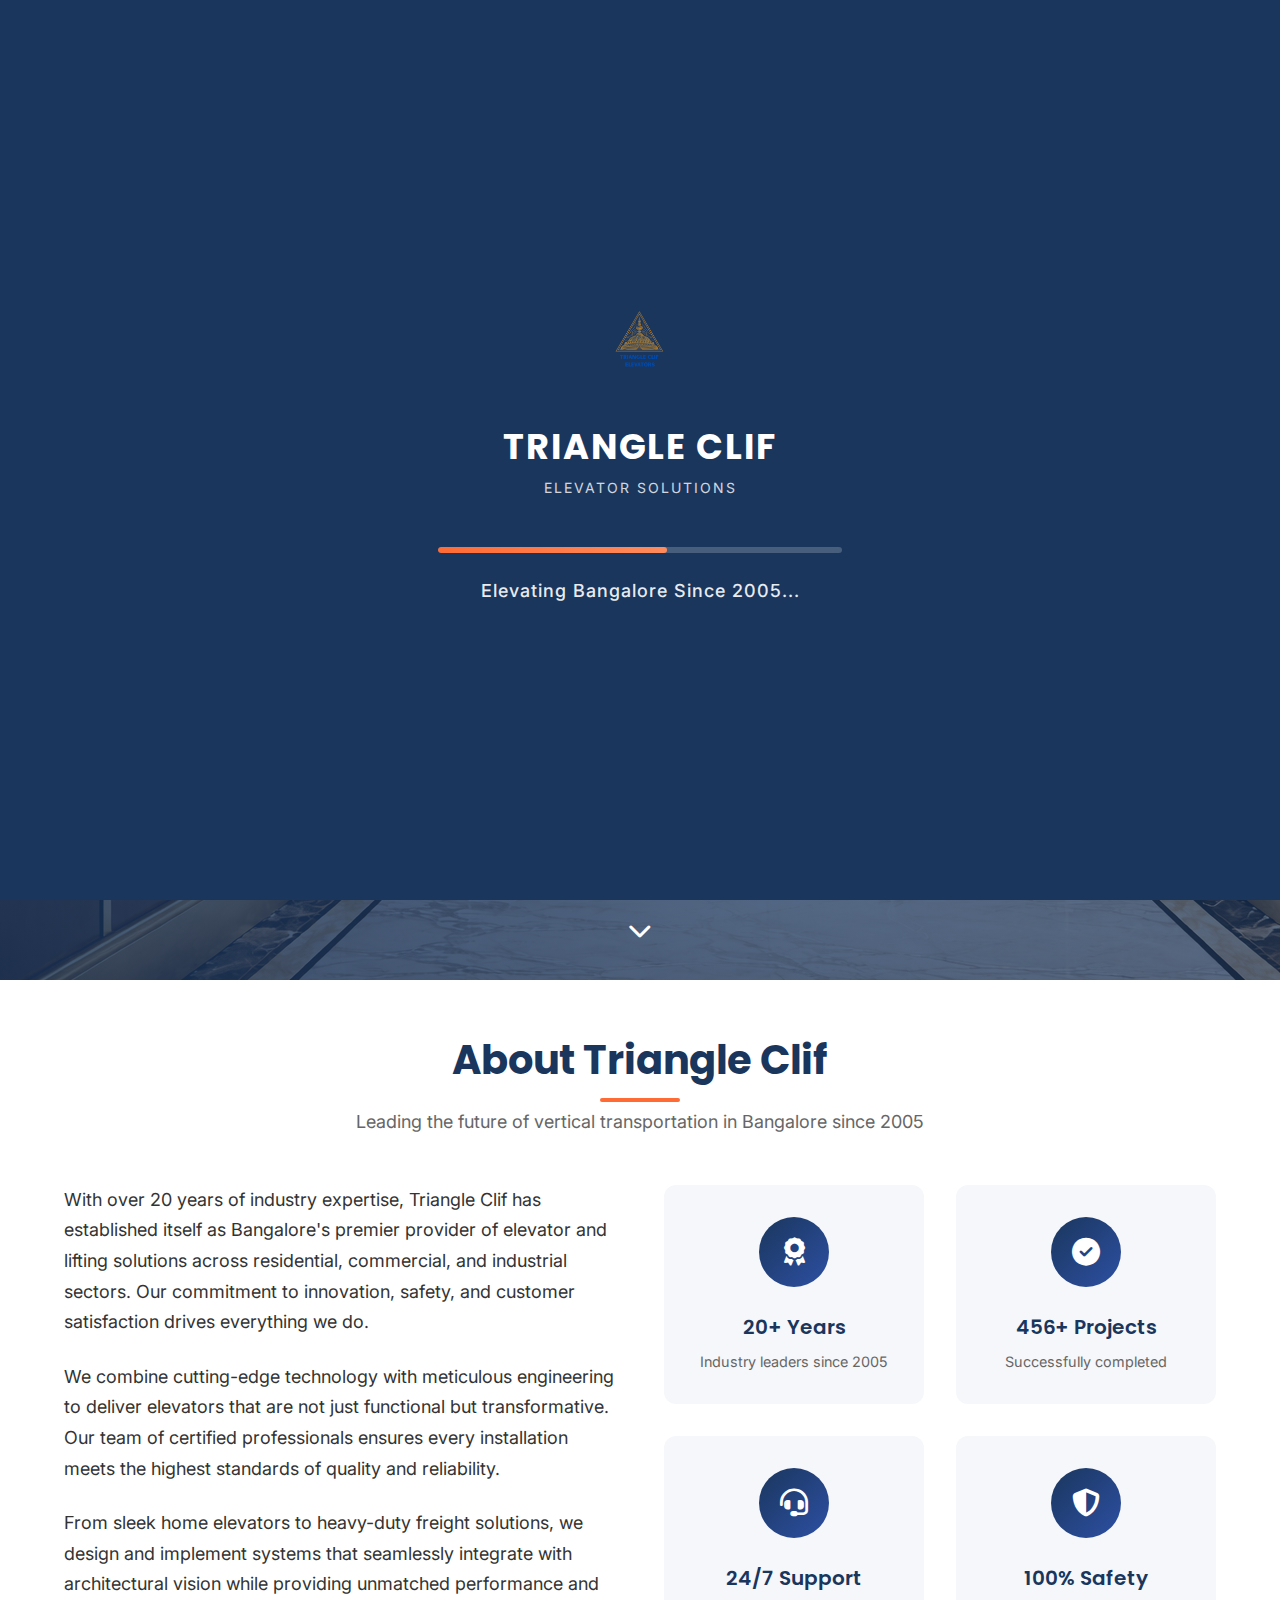
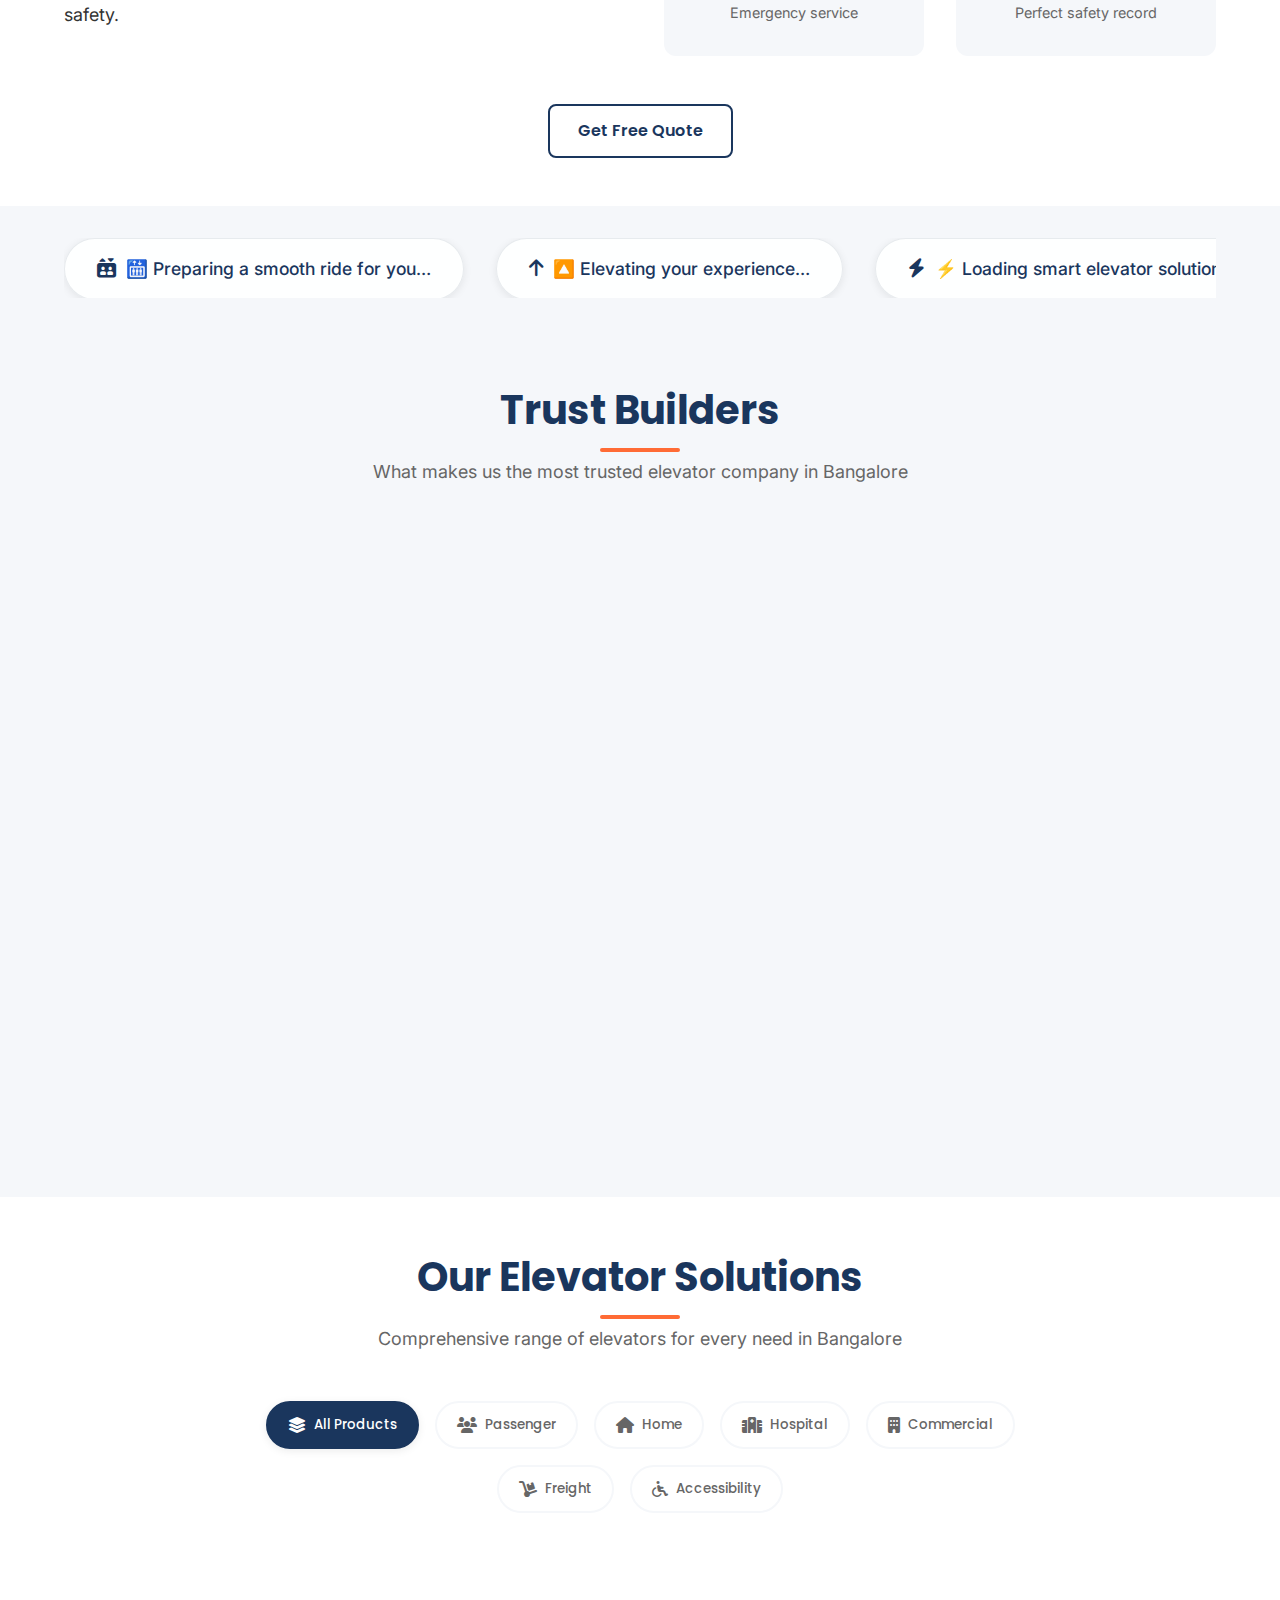
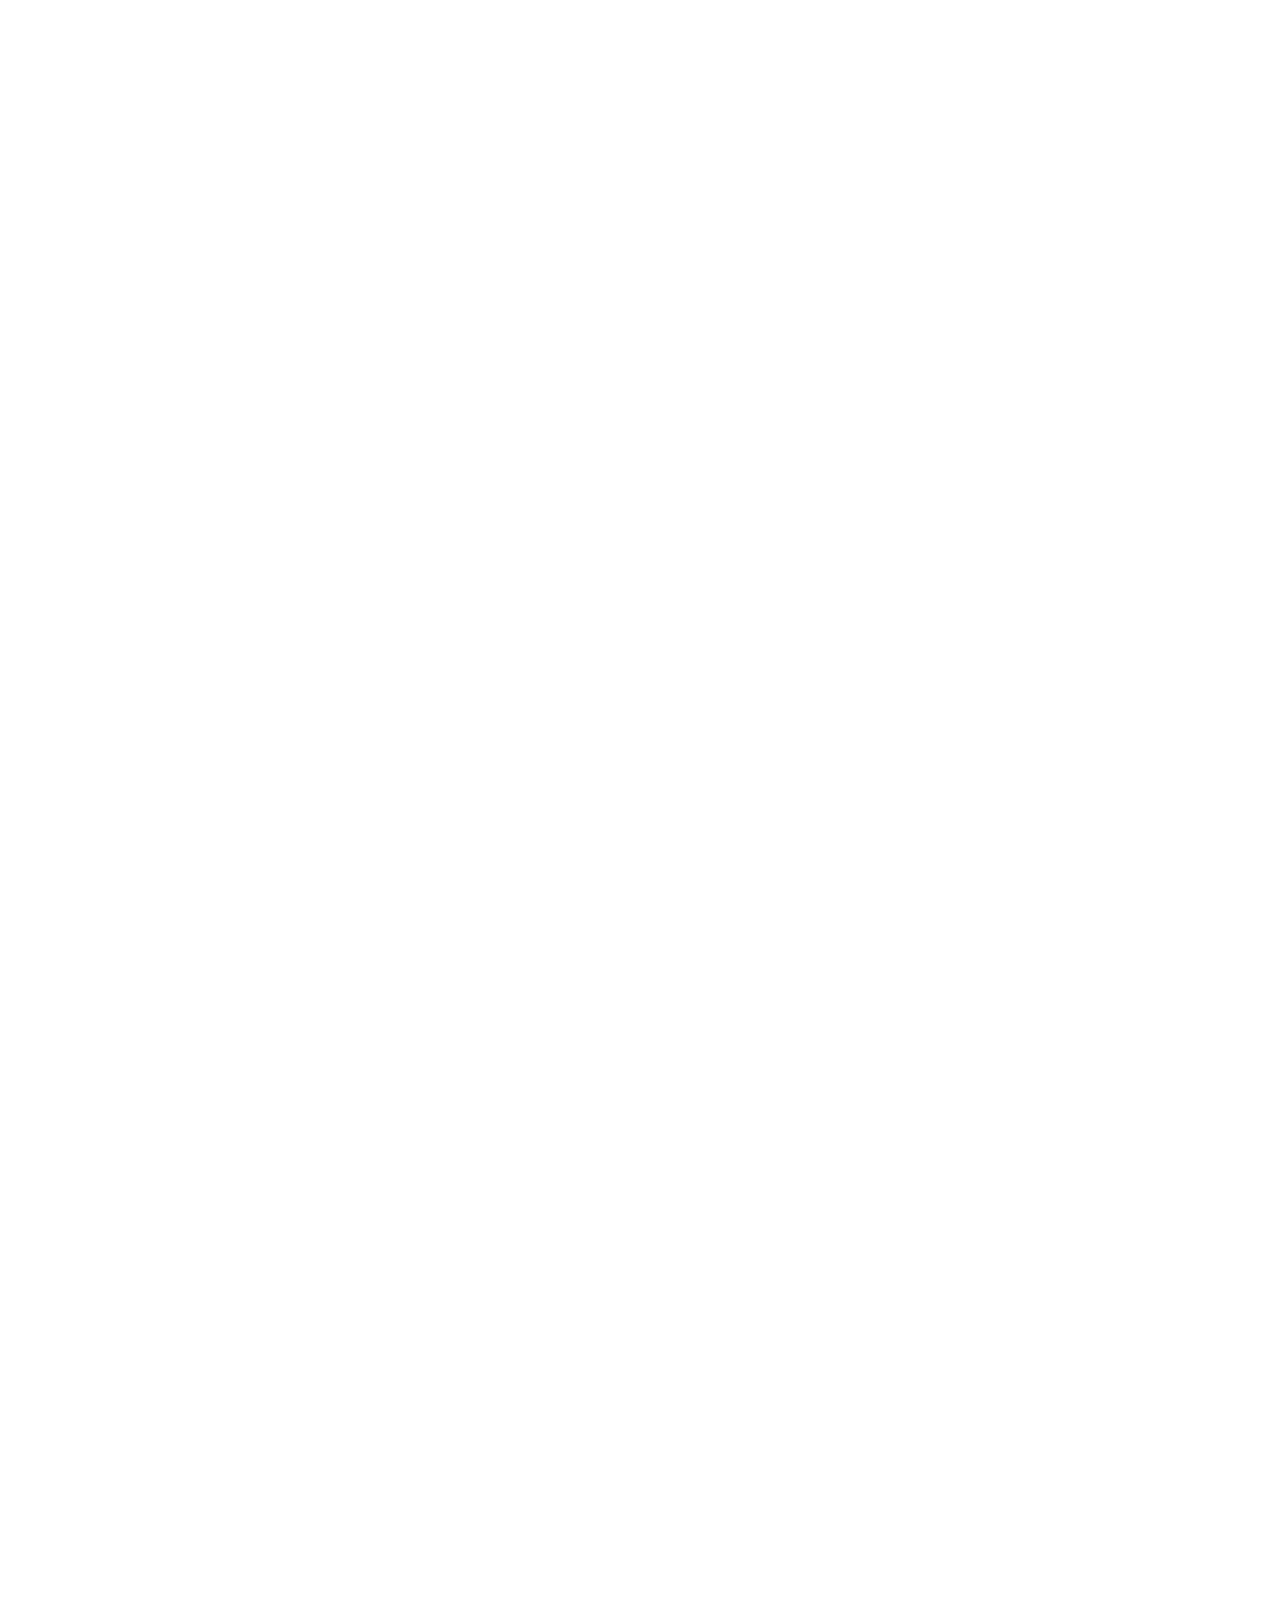
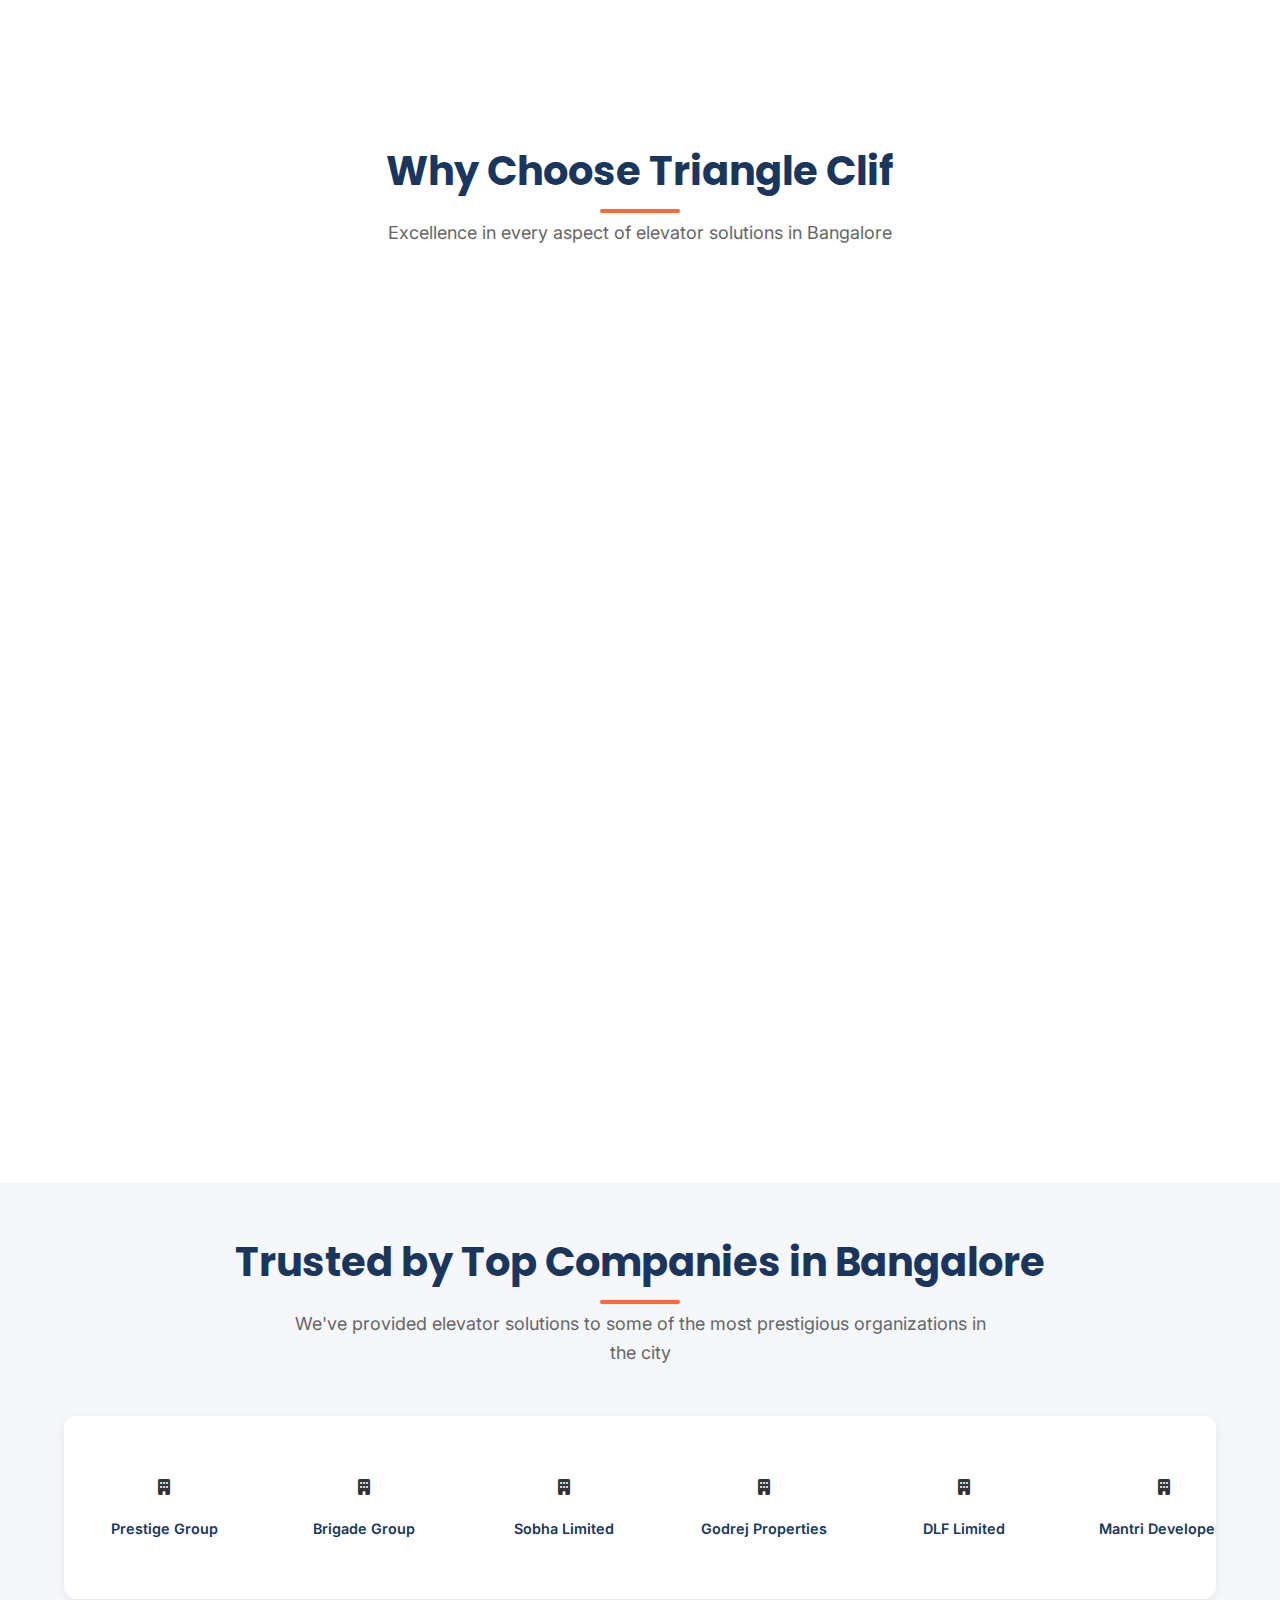
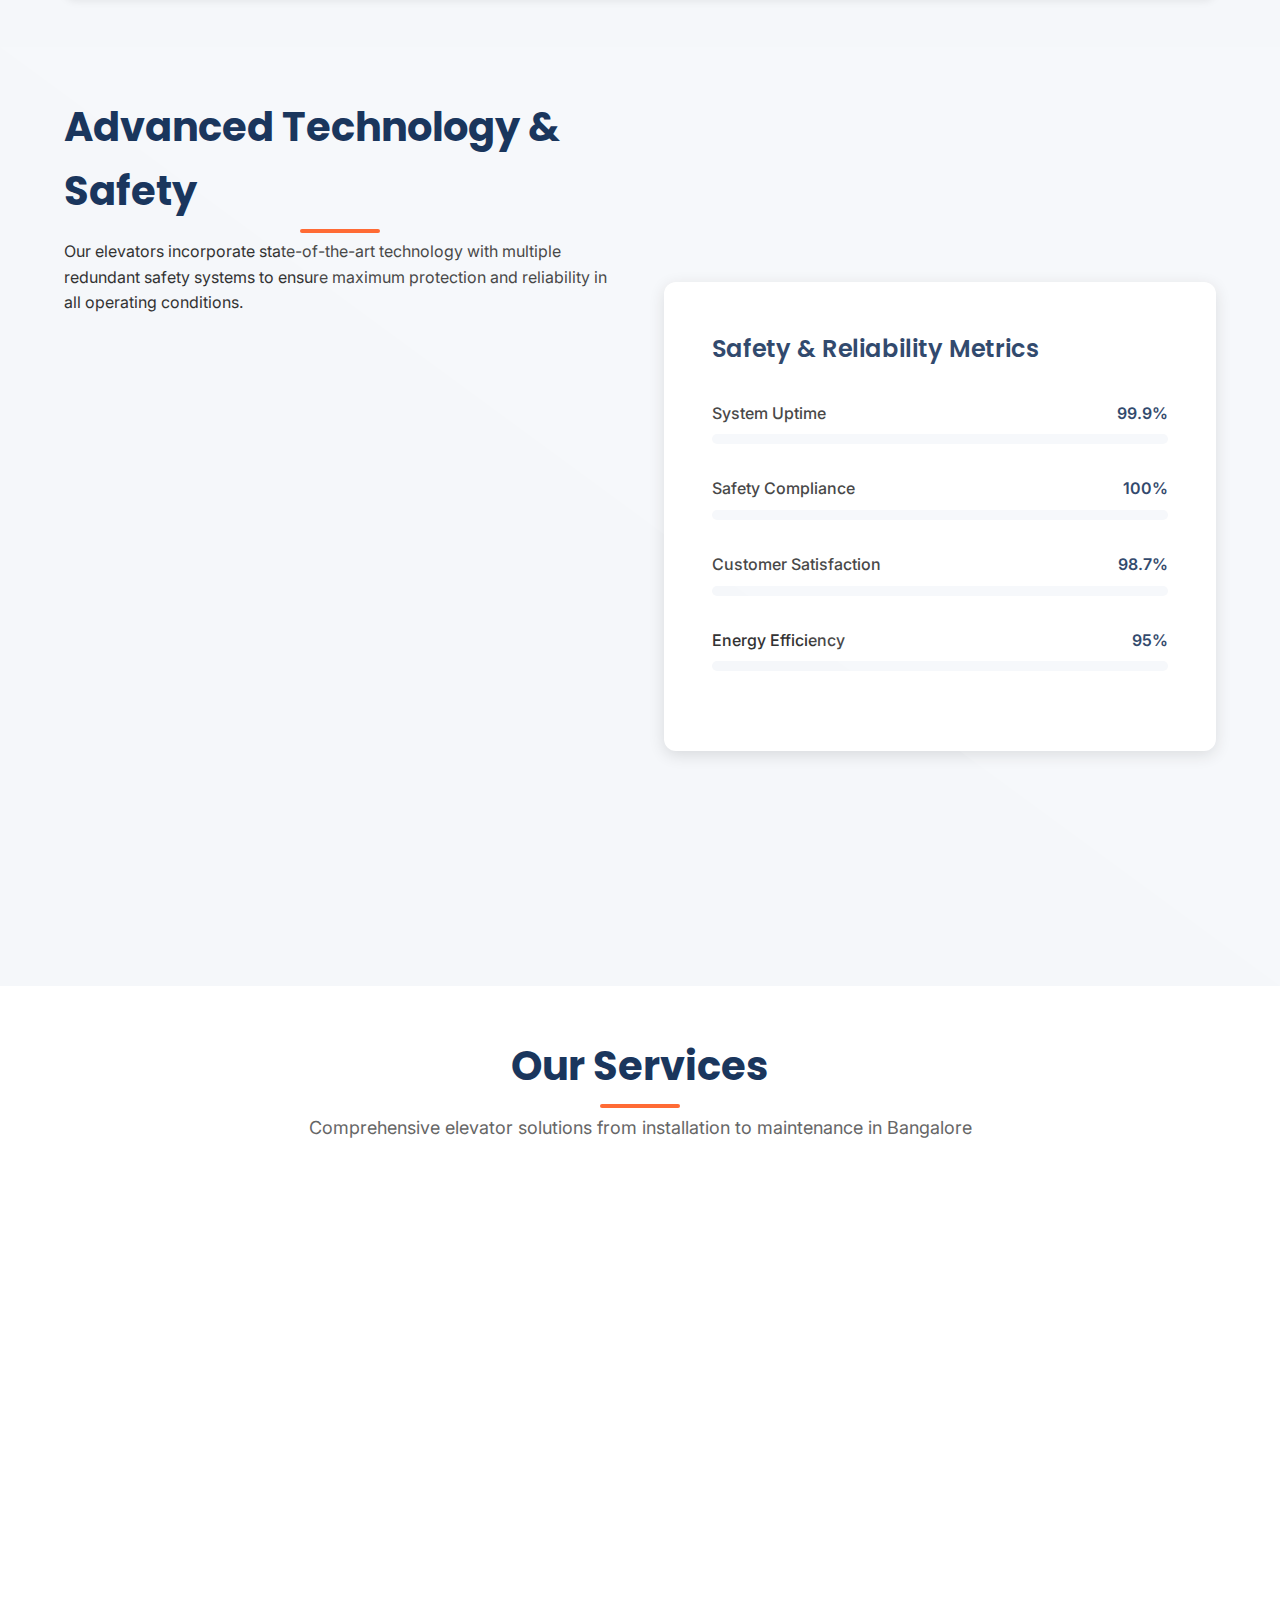
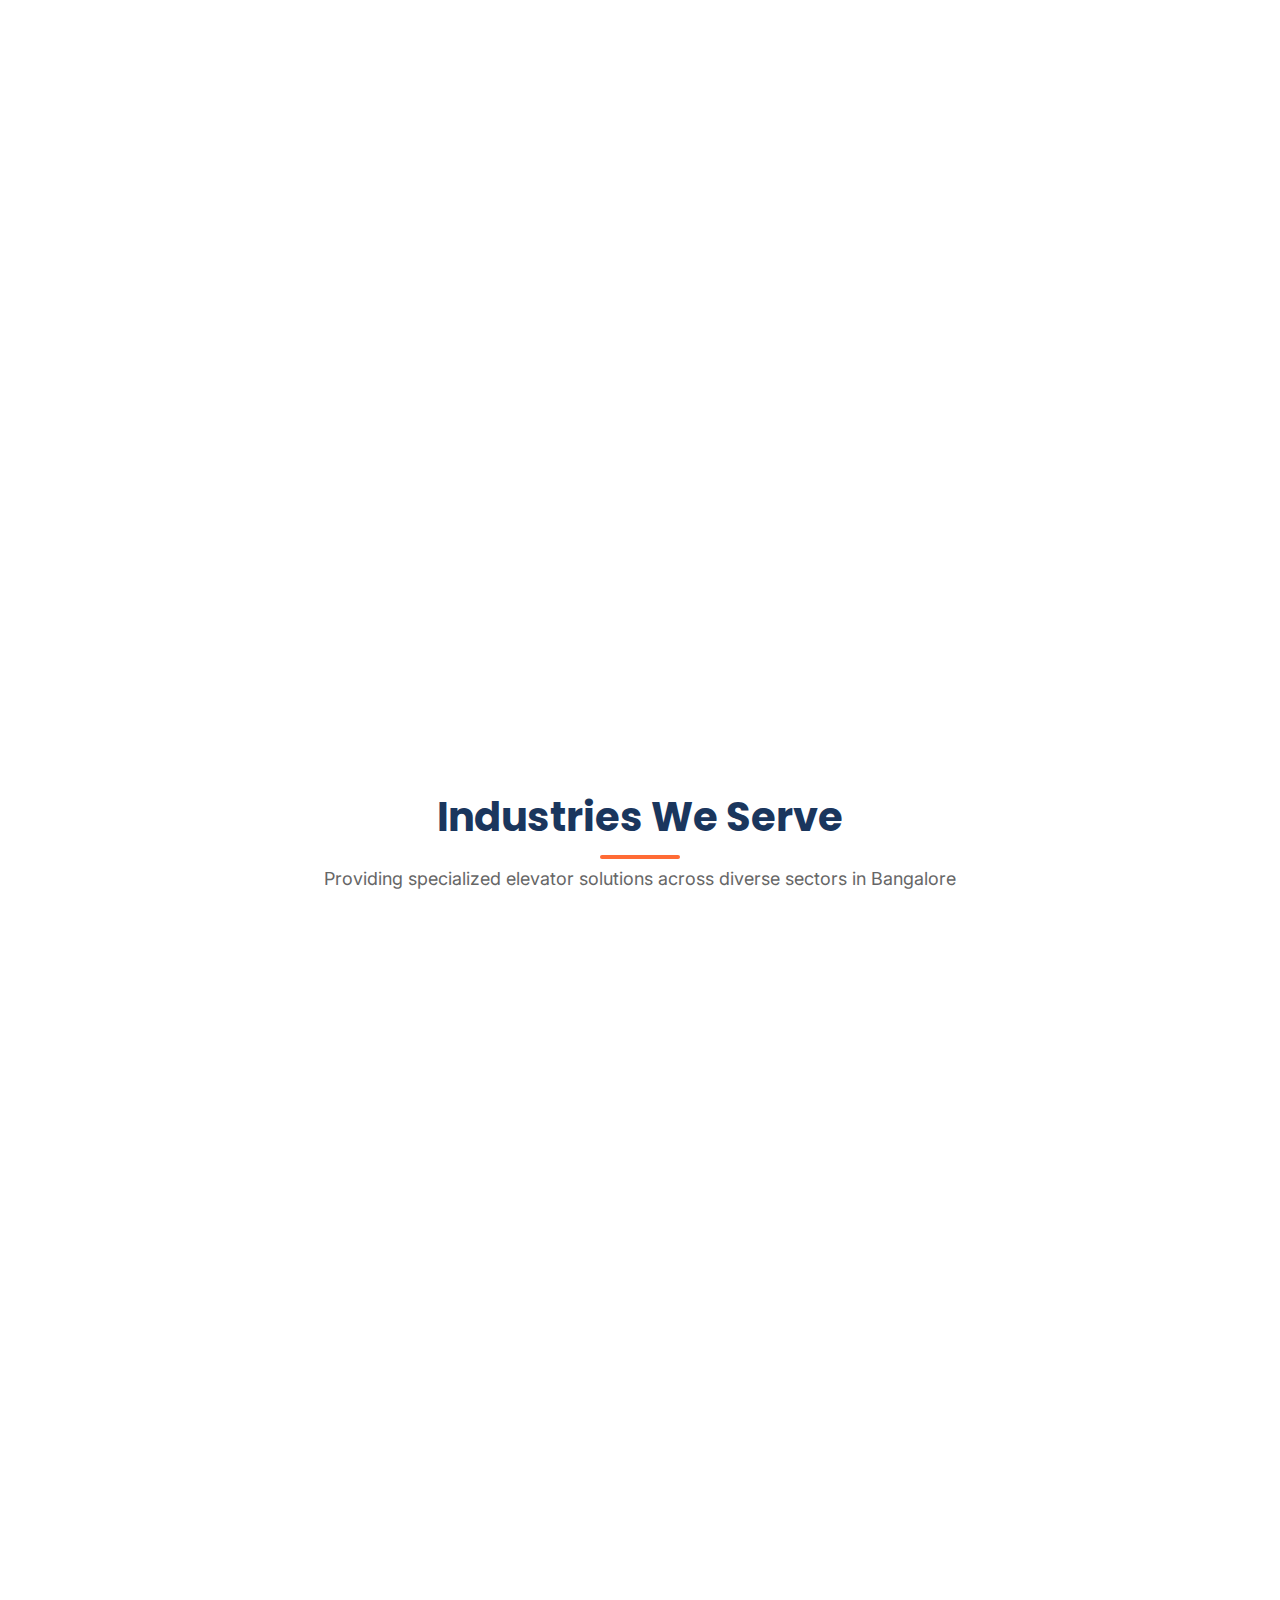
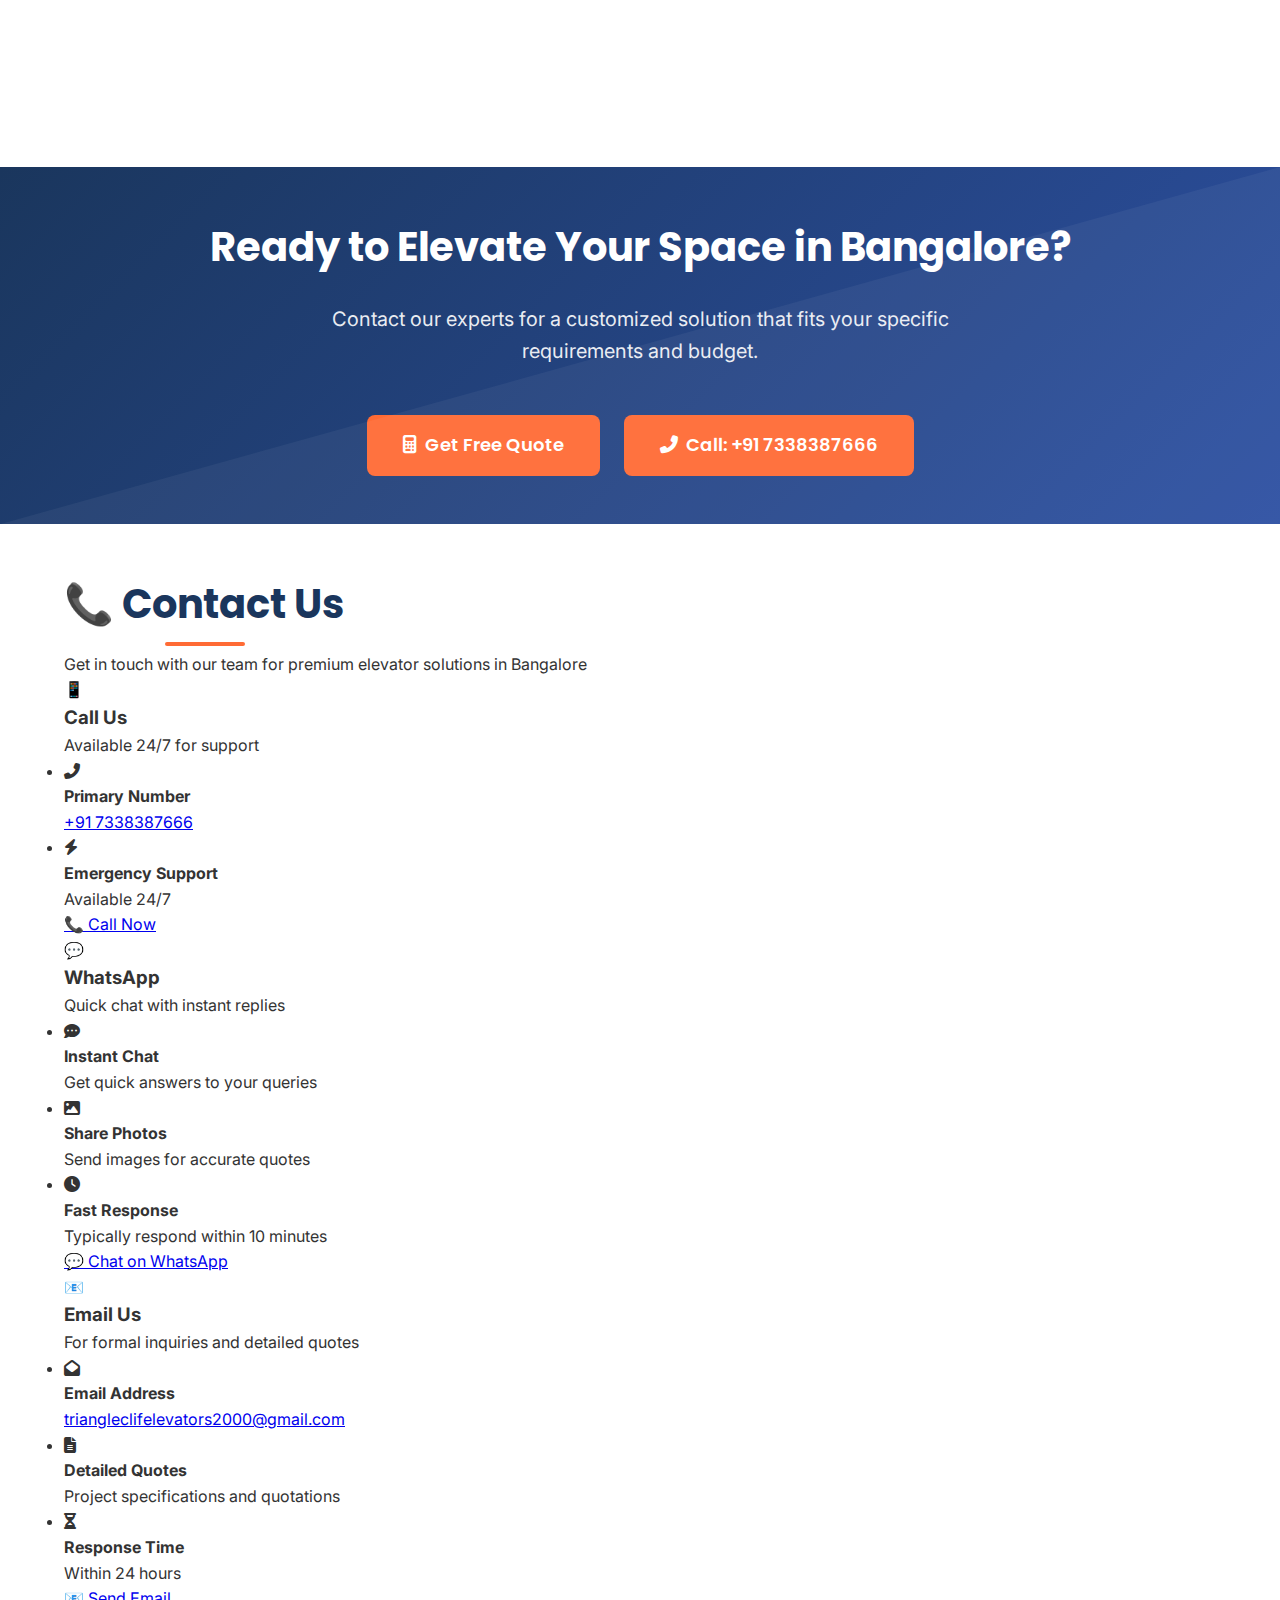
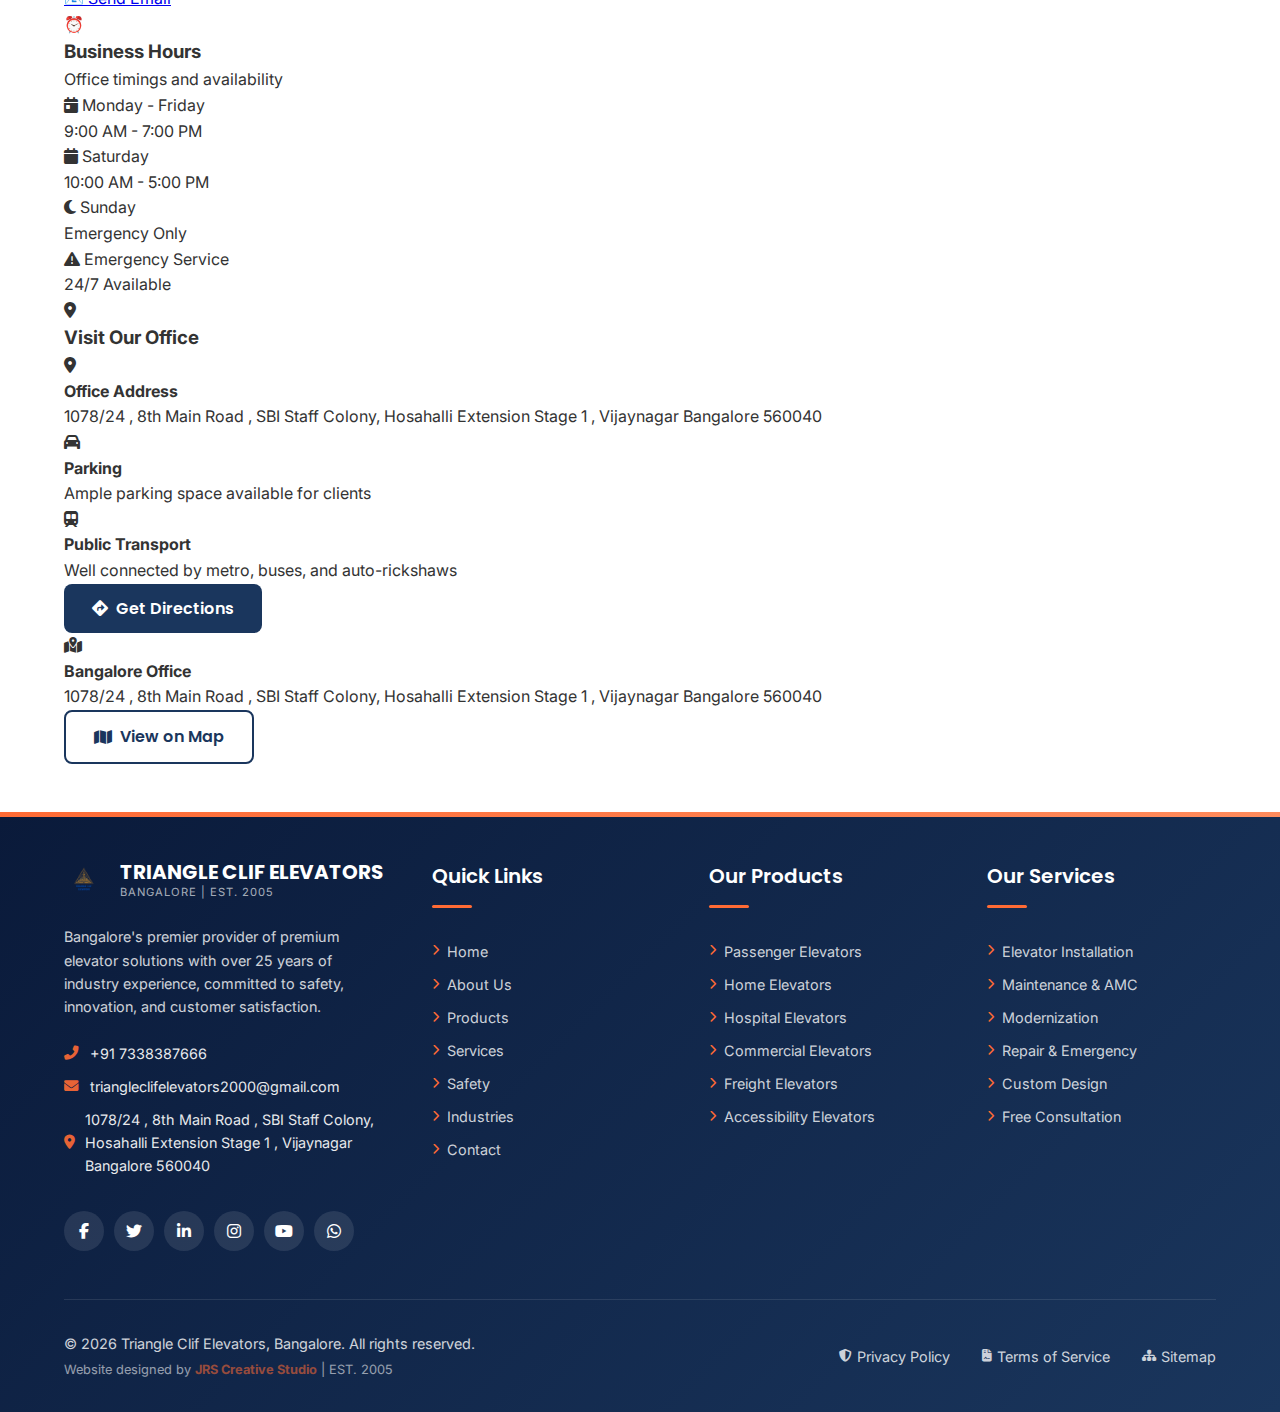
<file: index.html>
<!DOCTYPE html>
<html lang="en">
<head>
    <meta charset="UTF-8">
    <meta name="viewport" content="width=device-width, initial-scale=1.0">
    <title>Triangle Clif Elevators | Premium Elevator Solutions in Bangalore</title>
    <meta name="description" content="Triangle Clif provides cutting-edge elevator solutions in Bangalore for residential, commercial, and industrial applications. Safety, reliability, and smart technology.">
    <meta name="keywords" content="elevators bangalore, home elevators, passenger elevators, elevator installation, elevator maintenance, freight elevators">
    <link rel="preconnect" href="https://fonts.googleapis.com">
    <link rel="preconnect" href="https://fonts.gstatic.com" crossorigin>
    <link href="https://fonts.googleapis.com/css2?family=Inter:wght@300;400;500;600;700&family=Poppins:wght@400;500;600;700&family=Roboto:wght@300;400;500&display=swap" rel="stylesheet">
    <link rel="stylesheet" href="https://cdnjs.cloudflare.com/ajax/libs/font-awesome/6.4.0/css/all.min.css">
    <link rel="stylesheet" href="styles.css">
</head>
<body>
    <!-- Loading Screen -->
    <div class="loading-screen" id="loadingScreen">
        <div class="loading-content">
            <!-- Logo with Image Only -->
            <div class="company-logo-loading">
                <img src="Images/Logo.png" alt="Triangle Clif Elevators Logo" class="loading-logo-image">
                <div class="logo-text-loading">
                    <span class="logo-main-loading">TRIANGLE CLIF</span>
                    <span class="logo-sub-loading">ELEVATOR SOLUTIONS</span>
                </div>
            </div>
            <div class="loading-progress">
                <div class="progress-bar-loading">
                    <div class="progress-fill-loading"></div>
                </div>
                <p class="loading-text">Elevating Bangalore Since 2005...</p>
            </div>
        </div>
    </div>

    <!-- Floating Action Buttons -->
    <div class="floating-buttons">
        <a href="https://wa.me/917338387666?text=Hi%20Triangle%20Clif%2C%20I%27m%20interested%20in%20your%20elevator%20solutions%20in%20Bangalore.%20Please%20send%20me%20more%20information%20and%20a%20quote." 
           class="floating-btn whatsapp-btn" 
           target="_blank"
           aria-label="Contact on WhatsApp">
            <i class="fab fa-whatsapp"></i>
            <span class="floating-tooltip">Chat on WhatsApp</span>
        </a>
        <a href="tel:+91733838766" 
           class="floating-btn phone-btn"
           aria-label="Call us">
            <i class="fas fa-phone"></i>
            <span class="floating-tooltip">Call: Expert Now</span>
        </a>
    </div>

    <!-- Header & Navigation - Fixed Alignment -->
    <header class="main-header" id="mainHeader">
        <div class="container">
            <div class="header-content">
                <div class="logo">
                    <a href="index.html" aria-label="Triangle Clif Elevators Home">
                        <!-- Logo with Image Only - Fixed path -->
                        <img src="Images/Logo.png" alt="Triangle Clif Elevators Logo" class="logo-image">
                        <div class="logo-text">
                            <span class="logo-main">TRIANGLE CLIF ELEVATORS</span>
                            <span class="logo-sub">Built on Safety. Driven by Trust</span>
                        </div>
                    </a>
                </div>
                
                <nav class="main-nav" id="mainNav">
                    <ul class="nav-list">
                        <li><a href="#home" class="nav-link active">Home</a></li>
                        <li><a href="#about" class="nav-link">About Us</a></li>
                        <li class="dropdown">
                            <a href="#products" class="nav-link dropdown-toggle">
                                Products <i class="fas fa-chevron-down"></i>
                            </a>
                            <div class="dropdown-menu">
                                <a href="#passenger" class="dropdown-item">Passenger Elevators</a>
                                <a href="#home-elevators" class="dropdown-item">Home Elevators</a>
                                <a href="#hospital" class="dropdown-item">Hospital Elevators</a>
                                <a href="#commercial" class="dropdown-item">Commercial Elevators</a>
                                <a href="#freight" class="dropdown-item">Freight Elevators</a>
                                <a href="#accessibility" class="dropdown-item">Accessibility Elevators</a>
                            </div>
                        </li>
                        <li><a href="#services" class="nav-link">Services</a></li>
                        <li><a href="#safety" class="nav-link">Safety</a></li>
                        <li><a href="#industries" class="nav-link">Industries</a></li>
                        <li><a href="#contact" class="nav-link">Contact</a></li>
                    </ul>
                    <div class="header-cta">
                        <a href="calculator.html" class="btn btn-primary btn-quote-nav">
                            <i class="fas fa-calculator"></i> Get Quote
                        </a>
                    </div>
                </nav>
                
                <button class="mobile-toggle" id="mobileToggle" aria-label="Toggle mobile menu">
                    <span class="hamburger"></span>
                </button>
            </div>
        </div>
    </header>

    <main>
        <!-- Hero Section -->
<section class="hero" id="home">
    <div class="hero-background">
        <div class="hero-overlay"></div>
        <!-- Replace video with image only -->
        <img src="Images/TCE PIC.png" alt="Modern elevator interior" class="hero-image">
    </div>
    
    <div class="container">
        <div class="hero-content">
            <h1 class="hero-title">Elevating Spaces, Enhancing Lives</h1>
            <p class="hero-subtitle">Premium elevator solutions in Bangalore engineered for safety, reliability, and smart technology integration.</p>
            <div class="hero-actions">
                <a href="calculator.html" class="btn btn-primary btn-large pulse-animation">
                    <i class="fas fa-calculator"></i> Get Free Quote
                </a>
                <a href="tel:+917019756807" class="btn btn-secondary btn-large">
                    <i class="fas fa-phone-alt"></i> +91 7338387666
                </a>
            </div>
            <div class="hero-location">
                <i class="fas fa-map-marker-alt"></i> Serving Bangalore & Karnataka Since 2005
            </div>
        </div>
    </div>
    
    <a href="#about" class="scroll-down" aria-label="Scroll down">
        <i class="fas fa-chevron-down"></i>
    </a>
</section>
        <!-- About Preview Section -->
        <section class="section about-preview" id="about">
            <div class="container">
                <div class="section-header">
                    <h2 class="section-title">About Triangle Clif</h2>
                    <p class="section-subtitle">Leading the future of vertical transportation in Bangalore since 2005</p>
                </div>
                
                <div class="about-content">
                    <div class="about-text">
                        <p>With over 20 years of industry expertise, Triangle Clif has established itself as Bangalore's premier provider of elevator and lifting solutions across residential, commercial, and industrial sectors. Our commitment to innovation, safety, and customer satisfaction drives everything we do.</p>
                        
                        <p>We combine cutting-edge technology with meticulous engineering to deliver elevators that are not just functional but transformative. Our team of certified professionals ensures every installation meets the highest standards of quality and reliability.</p>
                        
                        <p>From sleek home elevators to heavy-duty freight solutions, we design and implement systems that seamlessly integrate with architectural vision while providing unmatched performance and safety.</p>
                    </div>
                    
                    <div class="about-features">
                        <div class="feature-icon-item">
                            <div class="feature-icon-wrapper">
                                <i class="fas fa-award"></i>
                            </div>
                            <h3>20+ Years</h3>
                            <p>Industry leaders since 2005 </p>
                        </div>
                        
                        <div class="feature-icon-item">
                            <div class="feature-icon-wrapper">
                                <i class="fas fa-check-circle"></i>
                            </div>
                            <h3>456+ Projects</h3>
                            <p>Successfully completed</p>
                        </div>
                        
                        <div class="feature-icon-item">
                            <div class="feature-icon-wrapper">
                                <i class="fas fa-headset"></i>
                            </div>
                            <h3>24/7 Support</h3>
                            <p>Emergency service</p>
                        </div>
                        
                        <div class="feature-icon-item">
                            <div class="feature-icon-wrapper">
                                <i class="fas fa-shield-alt"></i>
                            </div>
                            <h3>100% Safety</h3>
                            <p>Perfect safety record</p>
                        </div>
                    </div>
                </div>
                
                <div class="text-center">
                    <a href="calculator.html" class="btn btn-outline hover-grow">Get Free Quote</a>
                </div>
            </div>
        </section>

        <!-- Loading Messages Section -->
        <section class="section loading-messages-section">
            <div class="container">
                <div class="loading-messages-container">
                    <div class="loading-messages-track" id="loadingMessagesTrack">
                        <!-- Messages will be inserted here by JavaScript -->
                    </div>
                </div>
            </div>
        </section>

        <!-- Trust Builders Section -->
        <section class="section trust-builders-section">
            <div class="container">
                <div class="section-header">
                    <h2 class="section-title">Trust Builders</h2>
                    <p class="section-subtitle">What makes us the most trusted elevator company in Bangalore</p>
                </div>
                
                <div class="trust-grid">
                    <div class="trust-card">
                        <div class="trust-icon">
                            <i class="fas fa-medal"></i>
                        </div>
                        <h3>Certified Excellence</h3>
                        <p>All our elevators are certified by international safety standards and manufactured with premium quality components.</p>
                    </div>
                    
                    <div class="trust-card">
                        <div class="trust-icon">
                            <i class="fas fa-user-shield"></i>
                        </div>
                        <h3>Expert Engineers</h3>
                        <p>Our team consists of certified elevator engineers with 10+ years of experience in installation and maintenance.</p>
                    </div>
                    
                    <div class="trust-card">
                        <div class="trust-icon">
                            <i class="fas fa-file-contract"></i>
                        </div>
                        <h3>Transparent Pricing</h3>
                        <p>No hidden costs. We provide detailed quotations with complete breakdown of all expenses.</p>
                    </div>
                    
                    <div class="trust-card">
                        <div class="trust-icon">
                            <i class="fas fa-clock"></i>
                        </div>
                        <h3>Timely Delivery</h3>
                        <p>We respect deadlines and ensure project completion within promised timelines.</p>
                    </div>
                    
                    <div class="trust-card">
                        <div class="trust-icon">
                            <i class="fas fa-tools"></i>
                        </div>
                        <h3>Genuine Parts</h3>
                        <p>We use only genuine, certified spare parts from approved manufacturers.</p>
                    </div>
                    
                    <div class="trust-card">
                        <div class="trust-icon">
                            <i class="fas fa-headset"></i>
                        </div>
                        <h3>Customer Support</h3>
                        <p>Dedicated relationship managers for each project ensuring smooth communication.</p>
                    </div>
                </div>
            </div>
        </section>

        <!-- Products Section -->
        <section class="section products-section" id="products">
            <div class="container">
                <div class="section-header">
                    <h2 class="section-title">Our Elevator Solutions</h2>
                    <p class="section-subtitle">Comprehensive range of elevators for every need in Bangalore</p>
                </div>
                
                <!-- Product Dropdown Filter - Updated -->
                <div class="product-filter">
                    <div class="category-filter-container">
                        <button class="category-filter-btn active" data-category="all">
                            <i class="fas fa-layer-group"></i> All Products
                        </button>
                        <button class="category-filter-btn" data-category="passenger">
                            <i class="fas fa-users"></i> Passenger
                        </button>
                        <button class="category-filter-btn" data-category="home">
                            <i class="fas fa-home"></i> Home
                        </button>
                        <button class="category-filter-btn" data-category="hospital">
                            <i class="fas fa-hospital"></i> Hospital
                        </button>
                        <button class="category-filter-btn" data-category="commercial">
                            <i class="fas fa-building"></i> Commercial
                        </button>
                        <button class="category-filter-btn" data-category="freight">
                            <i class="fas fa-dolly"></i> Freight
                        </button>
                        <button class="category-filter-btn" data-category="accessibility">
                            <i class="fas fa-wheelchair"></i> Accessibility
                        </button>
                    </div>
                </div>
                
                <div class="products-grid">
                    <!-- Passenger Elevator -->
                    <div class="product-card" data-category="passenger" id="passenger">
                        <div class="product-image">
                            <!-- Fixed image path -->
                            <img src="Images/passanger.jpeg" alt="Modern Passenger Elevator - Triangle Clif Bangalore" loading="lazy">
                            <div class="product-image-overlay">
                                <i class="fas fa-users"></i>
                            </div>
                        </div>
                        <div class="product-content">
                            <h3 class="product-title">Passenger Elevators</h3>
                            <p class="product-description">Smooth, efficient vertical transportation for residential and commercial buildings with advanced safety features and energy-efficient operation.</p>
                            
                            <!-- Key Features Emoji List -->
                            <div class="key-features">
                                <div class="key-feature-item">
                                    <span class="emoji">⚡</span>
                                    <span>Energy Efficient</span>
                                </div>
                                <div class="key-feature-item">
                                    <span class="emoji">🔒</span>
                                    <span>Advanced Safety</span>
                                </div>
                                <div class="key-feature-item">
                                    <span class="emoji">🔇</span>
                                    <span>Silent Operation</span>
                                </div>
                                <div class="key-feature-item">
                                    <span class="emoji">🎨</span>
                                    <span>Custom Design</span>
                                </div>
                                <div class="key-feature-item">
                                    <span class="emoji">📱</span>
                                    <span>Smart Controls</span>
                                </div>
                            </div>
                            
                            <!-- Specification Dropdown -->
                            <div class="spec-dropdown">
                                <button class="spec-toggle">
                                    <span>View Specifications</span>
                                    <i class="fas fa-chevron-down"></i>
                                </button>
                                <div class="spec-content">
                                    <div class="spec-grid">
                                        <div class="spec-item">
                                            <div class="spec-icon">
                                                <i class="fas fa-users"></i>
                                            </div>
                                            <div class="spec-details">
                                                <h4>Passenger Capacity</h4>
                                                <p>272, 340, 408 KGS</p>
                                            </div>
                                        </div>
                                        <div class="spec-item">
                                            <div class="spec-icon">
                                                <i class="fas fa-tachometer-alt"></i>
                                            </div>
                                            <div class="spec-details">
                                                <h4>Speed</h4>
                                                <p>0.60 MPS – 1.5 MPS</p>
                                            </div>
                                        </div>
                                        <div class="spec-item">
                                            <div class="spec-icon">
                                                <i class="fas fa-layer-group"></i>
                                            </div>
                                            <div class="spec-details">
                                                <h4>Stops</h4>
                                                <p>Max 4 Stops</p>
                                            </div>
                                        </div>
                                        <div class="spec-item">
                                            <div class="spec-icon">
                                                <i class="fas fa-arrow-up"></i>
                                            </div>
                                            <div class="spec-details">
                                                <h4>Travel Height</h4>
                                                <p>15 Mtrs</p>
                                            </div>
                                        </div>
                                        <div class="spec-item">
                                            <div class="spec-icon">
                                                <i class="fas fa-door-open"></i>
                                            </div>
                                            <div class="spec-details">
                                                <h4>No. of Entrances</h4>
                                                <p>1 or 2</p>
                                            </div>
                                        </div>
                                        <div class="spec-item">
                                            <div class="spec-icon">
                                                <i class="fas fa-arrows-alt-v"></i>
                                            </div>
                                            <div class="spec-details">
                                                <h4>Cabin Height</h4>
                                                <p>2400 - 3100 MM</p>
                                            </div>
                                        </div>
                                        <div class="spec-item">
                                            <div class="spec-icon">
                                                <i class="fas fa-door-closed"></i>
                                            </div>
                                            <div class="spec-details">
                                                <h4>Door Height</h4>
                                                <p>2000 – 3000 MM</p>
                                            </div>
                                        </div>
                                        <div class="spec-item">
                                            <div class="spec-icon">
                                                <i class="fas fa-vector-square"></i>
                                            </div>
                                            <div class="spec-details">
                                                <h4>Available Door Type</h4>
                                                <p>Centre Opening or Telescope Opening</p>
                                            </div>
                                        </div>
                                    </div>
                                </div>
                            </div>
                            
                            <!-- Features Dropdown -->
                            <div class="features-dropdown">
                                <button class="features-toggle">
                                    <span>Key Features</span>
                                    <i class="fas fa-chevron-down"></i>
                                </button>
                                <div class="features-content">
                                    <div class="feature-highlight">
                                        <div class="feature-icon">
                                            <i class="fas fa-bolt"></i>
                                        </div>
                                        <div class="feature-details">
                                            <h4>Energy Efficient</h4>
                                            <p>Powered by a gearless PMS MOTOR, saving up to 40% power consumption which makes our Elevators Energy Efficient.</p>
                                        </div>
                                    </div>
                                    <div class="feature-highlight">
                                        <div class="feature-icon">
                                            <i class="fas fa-sensor"></i>
                                        </div>
                                        <div class="feature-details">
                                            <h4>Door Sensors</h4>
                                            <p>Infrared Door Sensors for Safety of the Passengers.</p>
                                        </div>
                                    </div>
                                    <div class="feature-highlight">
                                        <div class="feature-icon">
                                            <i class="fas fa-volume-mute"></i>
                                        </div>
                                        <div class="feature-details">
                                            <h4>Smooth & Silent Operations</h4>
                                            <p>Triangleclif Villa elevator comes with Gearless PMSM machine giving ultra-silent ride.</p>
                                        </div>
                                    </div>
                                    <div class="feature-highlight">
                                        <div class="feature-icon">
                                            <i class="fas fa-expand-alt"></i>
                                        </div>
                                        <div class="feature-details">
                                            <h4>Spacious Cabin</h4>
                                            <p>Designed to keep space utilization in mind giving the maximum usable space considering a wheelchair for physically impaired.</p>
                                        </div>
                                    </div>
                                    <div class="feature-highlight">
                                        <div class="feature-icon">
                                            <i class="fas fa-palette"></i>
                                        </div>
                                        <div class="feature-details">
                                            <h4>Unlimited Design Options</h4>
                                            <p>Wide range of Aesthetic Options available in Doors and Interior Fitting Options.</p>
                                        </div>
                                    </div>
                                </div>
                            </div>
                            
                            <a href="calculator.html" class="btn btn-outline hover-grow product-quote-btn">Get Quote</a>
                        </div>
                    </div>
                    
                    <!-- Home Elevator -->
                    <div class="product-card" data-category="home" id="home-elevators">
                        <div class="product-image">
                            <!-- Fixed image path -->
                            <img src="Images/Homelift1.jpeg" alt="Luxury Home Elevator - Triangle Clif Bangalore" loading="lazy">
                            <div class="product-image-overlay">
                                <i class="fas fa-home"></i>
                            </div>
                        </div>
                        <div class="product-content">
                            <h3 class="product-title">Home Elevators</h3>
                            <p class="product-description">Space-saving, stylish elevators designed for private residences with customizable finishes and quiet operation for residential comfort.</p>
                            
                            <!-- Key Features Emoji List -->
                            <div class="key-features">
                                <div class="key-feature-item">
                                    <span class="emoji">🏠</span>
                                    <span>Space Saving</span>
                                </div>
                                <div class="key-feature-item">
                                    <span class="emoji">🎭</span>
                                    <span>Customizable</span>
                                </div>
                                <div class="key-feature-item">
                                    <span class="emoji">🔇</span>
                                    <span>Quiet Operation</span>
                                </div>
                                <div class="key-feature-item">
                                    <span class="emoji">⚡</span>
                                    <span>Energy Efficient</span>
                                </div>
                                <div class="key-feature-item">
                                    <span class="emoji">🛡️</span>
                                    <span>Child Safety</span>
                                </div>
                            </div>
                            
                            <!-- Specification Dropdown -->
                            <div class="spec-dropdown">
                                <button class="spec-toggle">
                                    <span>View Specifications</span>
                                    <i class="fas fa-chevron-down"></i>
                                </button>
                                <div class="spec-content">
                                    <div class="spec-grid">
                                        <div class="spec-item">
                                            <div class="spec-icon">
                                                <i class="fas fa-users"></i>
                                            </div>
                                            <div class="spec-details">
                                                <h4>Passenger Capacity</h4>
                                                <p>2-4 Persons</p>
                                            </div>
                                        </div>
                                        <div class="spec-item">
                                            <div class="spec-icon">
                                                <i class="fas fa-tachometer-alt"></i>
                                            </div>
                                            <div class="spec-details">
                                                <h4>Speed</h4>
                                                <p>0.15 - 0.4 MPS</p>
                                            </div>
                                        </div>
                                        <div class="spec-item">
                                            <div class="spec-icon">
                                                <i class="fas fa-layer-group"></i>
                                            </div>
                                            <div class="spec-details">
                                                <h4>Stops</h4>
                                                <p>2-6 Stops</p>
                                            </div>
                                        </div>
                                        <div class="spec-item">
                                            <div class="spec-icon">
                                                <i class="fas fa-arrow-up"></i>
                                            </div>
                                            <div class="spec-details">
                                                <h4>Travel Height</h4>
                                                <p>Up to 20 Mtrs</p>
                                            </div>
                                        </div>
                                        <div class="spec-item">
                                            <div class="spec-icon">
                                                <i class="fas fa-door-open"></i>
                                            </div>
                                            <div class="spec-details">
                                                <h4>Door Type</h4>
                                                <p>Manual/Automatic</p>
                                            </div>
                                        </div>
                                    </div>
                                </div>
                            </div>
                            
                            <a href="calculator.html" class="btn btn-outline hover-grow product-quote-btn">Get Quote</a>
                        </div>
                    </div>
                    
                    <!-- Hospital Elevator -->
                    <div class="product-card" data-category="hospital" id="hospital">
                        <div class="product-image">
                            <!-- Fixed image path -->
                            <img src="Images/Hospital.jpeg" alt="Hospital Medical Elevator - Triangle Clif Bangalore" loading="lazy">
                            <div class="product-image-overlay">
                                <i class="fas fa-hospital"></i>
                            </div>
                        </div>
                        <div class="product-content">
                            <h3 class="product-title">Hospital Elevators</h3>
                            <p class="product-description">Specialized elevators for healthcare facilities with germ-resistant surfaces, emergency priority, and wide access for medical equipment.</p>
                            
                            <!-- Key Features Emoji List -->
                            <div class="key-features">
                                <div class="key-feature-item">
                                    <span class="emoji">🏥</span>
                                    <span>Germ Resistant</span>
                                </div>
                                <div class="key-feature-item">
                                    <span class="emoji">🚨</span>
                                    <span>Emergency Priority</span>
                                </div>
                                <div class="key-feature-item">
                                    <span class="emoji">🛏️</span>
                                    <span>Wide Access</span>
                                </div>
                                <div class="key-feature-item">
                                    <span class="emoji">🔋</span>
                                    <span>Backup Power</span>
                                </div>
                                <div class="key-feature-item">
                                    <span class="emoji">🧼</span>
                                    <span>Easy Cleaning</span>
                                </div>
                            </div>
                            
                            <!-- Specification Dropdown -->
                            <div class="spec-dropdown">
                                <button class="spec-toggle">
                                    <span>View Specifications</span>
                                    <i class="fas fa-chevron-down"></i>
                                </button>
                                <div class="spec-content">
                                    <div class="spec-grid">
                                        <div class="spec-item">
                                            <div class="spec-icon">
                                                <i class="fas fa-users"></i>
                                            </div>
                                            <div class="spec-details">
                                                <h4>Passenger Capacity</h4>
                                                <p>10-20 Persons</p>
                                            </div>
                                        </div>
                                        <div class="spec-item">
                                            <div class="spec-icon">
                                                <i class="fas fa-tachometer-alt"></i>
                                            </div>
                                            <div class="spec-details">
                                                <h4>Speed</h4>
                                                <p>1.0 - 2.5 MPS</p>
                                            </div>
                                        </div>
                                        <div class="spec-item">
                                            <div class="spec-icon">
                                                <i class="fas fa-bed"></i>
                                            </div>
                                            <div class="spec-details">
                                                <h4>Door Width</h4>
                                                <p>1200-1400 MM</p>
                                            </div>
                                        </div>
                                        <div class="spec-item">
                                            <div class="spec-icon">
                                                <i class="fas fa-shield-alt"></i>
                                            </div>
                                            <div class="spec-details">
                                                <h4>Emergency Power</h4>
                                                <p>Backup System Included</p>
                                            </div>
                                        </div>
                                    </div>
                                </div>
                            </div>
                            
                            <a href="calculator.html" class="btn btn-outline hover-grow product-quote-btn">Get Quote</a>
                        </div>
                    </div>
                    
                    <!-- Commercial Elevator -->
                    <div class="product-card" data-category="commercial" id="commercial">
                        <div class="product-image">
                            <!-- Fixed image path -->
                            <img src="Images/Commercial.jpeg" alt="Commercial Office Elevator - Triangle Clif Bangalore" loading="lazy">
                            <div class="product-image-overlay">
                                <i class="fas fa-building"></i>
                            </div>
                        </div>
                        <div class="product-content">
                            <h3 class="product-title">Commercial Elevators</h3>
                            <p class="product-description">High-capacity elevators for office buildings, malls, and public spaces with advanced traffic management and durable construction.</p>
                            
                            <!-- Key Features Emoji List -->
                            <div class="key-features">
                                <div class="key-feature-item">
                                    <span class="emoji">🏢</span>
                                    <span>High Capacity</span>
                                </div>
                                <div class="key-feature-item">
                                    <span class="emoji">🚦</span>
                                    <span>Traffic Management</span>
                                </div>
                                <div class="key-feature-item">
                                    <span class="emoji">💪</span>
                                    <span>Durable</span>
                                </div>
                                <div class="key-feature-item">
                                    <span class="emoji">⚡</span>
                                    <span>Energy Saving</span>
                                </div>
                                <div class="key-feature-item">
                                    <span class="emoji">👥</span>
                                    <span>Multi-Stop</span>
                                </div>
                            </div>
                            
                            <!-- Specification Dropdown -->
                            <div class="spec-dropdown">
                                <button class="spec-toggle">
                                    <span>View Specifications</span>
                                    <i class="fas fa-chevron-down"></i>
                                </button>
                                <div class="spec-content">
                                    <div class="spec-grid">
                                        <div class="spec-item">
                                            <div class="spec-icon">
                                                <i class="fas fa-users"></i>
                                            </div>
                                            <div class="spec-details">
                                                <h4>Passenger Capacity</h4>
                                                <p>13-26 Persons</p>
                                            </div>
                                        </div>
                                        <div class="spec-item">
                                            <div class="spec-icon">
                                                <i class="fas fa-tachometer-alt"></i>
                                            </div>
                                            <div class="spec-details">
                                                <h4>Speed</h4>
                                                <p>1.0 - 4.0 MPS</p>
                                            </div>
                                        </div>
                                        <div class="spec-item">
                                            <div class="spec-icon">
                                                <i class="fas fa-layer-group"></i>
                                            </div>
                                            <div class="spec-details">
                                                <h4>Stops</h4>
                                                <p>Up to 50 Stops</p>
                                            </div>
                                        </div>
                                        <div class="spec-item">
                                            <div class="spec-icon">
                                                <i class="fas fa-bolt"></i>
                                            </div>
                                            <div class="spec-details">
                                                <h4>Power</h4>
                                                <p>3-Phase AC Supply</p>
                                            </div>
                                        </div>
                                    </div>
                                </div>
                            </div>
                            
                            <a href="calculator.html" class="btn btn-outline hover-grow product-quote-btn">Get Quote</a>
                        </div>
                    </div>
                    
                    <!-- Freight Elevator -->
                    <div class="product-card" data-category="freight" id="freight">
                        <div class="product-image">
                            <!-- Fixed image path -->
                            <img src="Images/Firefight.jpeg" alt="Heavy Duty Freight Elevator - Triangle Clif Bangalore" loading="lazy">
                            <div class="product-image-overlay">
                                <i class="fas fa-dolly"></i>
                            </div>
                        </div>
                        <div class="product-content">
                            <h3 class="product-title">Freight Elevators</h3>
                            <p class="product-description">Heavy-duty elevators for industrial and commercial applications with robust construction and high load capacity for demanding environments.</p>
                            
                            <!-- Key Features Emoji List -->
                            <div class="key-features">
                                <div class="key-feature-item">
                                    <span class="emoji">🏋️</span>
                                    <span>Heavy Duty</span>
                                </div>
                                <div class="key-feature-item">
                                    <span class="emoji">🛡️</span>
                                    <span>Robust Build</span>
                                </div>
                                <div class="key-feature-item">
                                    <span class="emoji">📏</span>
                                    <span>Custom Sizes</span>
                                </div>
                                <div class="key-feature-item">
                                    <span class="emoji">⚙️</span>
                                    <span>Industrial Grade</span>
                                </div>
                                <div class="key-feature-item">
                                    <span class="emoji">🚪</span>
                                    <span>Wide Gates</span>
                                </div>
                            </div>
                            
                            <!-- Specification Dropdown -->
                            <div class="spec-dropdown">
                                <button class="spec-toggle">
                                    <span>View Specifications</span>
                                    <i class="fas fa-chevron-down"></i>
                                </button>
                                <div class="spec-content">
                                    <div class="spec-grid">
                                        <div class="spec-item">
                                            <div class="spec-icon">
                                                <i class="fas fa-weight-hanging"></i>
                                            </div>
                                            <div class="spec-details">
                                                <h4>Load Capacity</h4>
                                                <p>1000-5000 KGS</p>
                                            </div>
                                        </div>
                                        <div class="spec-item">
                                            <div class="spec-icon">
                                                <i class="fas fa-tachometer-alt"></i>
                                            </div>
                                            <div class="spec-details">
                                                <h4>Speed</h4>
                                                <p>0.5 - 1.0 MPS</p>
                                            </div>
                                        </div>
                                        <div class="spec-item">
                                            <div class="spec-icon">
                                                <i class="fas fa-arrows-alt"></i>
                                            </div>
                                            <div class="spec-details">
                                                <h4>Platform Size</h4>
                                                <p>Customizable</p>
                                            </div>
                                        </div>
                                        <div class="spec-item">
                                            <div class="spec-icon">
                                                <i class="fas fa-door-open"></i>
                                            </div>
                                            <div class="spec-details">
                                                <h4>Door Type</h4>
                                                <p>Industrial Gates</p>
                                            </div>
                                        </div>
                                    </div>
                                </div>
                            </div>
                            
                            <a href="calculator.html" class="btn btn-outline hover-grow product-quote-btn">Get Quote</a>
                        </div>
                    </div>
                    
                    <!-- Accessibility Elevator -->
                    <div class="product-card" data-category="accessibility" id="accessibility">
                        <div class="product-image">
                            <!-- Fixed image path -->
                            <img src="Images/Accessibilty.png" alt="Accessibility Wheelchair Elevator - Triangle Clif Bangalore" loading="lazy">
                            <div class="product-image-overlay">
                                <i class="fas fa-wheelchair"></i>
                            </div>
                        </div>
                        <div class="product-content">
                            <h3 class="product-title">Accessibility Elevators</h3>
                            <p class="product-description">Designed specifically for accessibility needs with features that ensure easy, safe, and comfortable access for all users.</p>
                            
                            <!-- Key Features Emoji List -->
                            <div class="key-features">
                                <div class="key-feature-item">
                                    <span class="emoji">♿</span>
                                    <span>Wheelchair Friendly</span>
                                </div>
                                <div class="key-feature-item">
                                    <span class="emoji">🔓</span>
                                    <span>Easy Access</span>
                                </div>
                                <div class="key-feature-item">
                                    <span class="emoji">🛡️</span>
                                    <span>Safety Features</span>
                                </div>
                                <div class="key-feature-item">
                                    <span class="emoji">⚡</span>
                                    <span>Low Power</span>
                                </div>
                                <div class="key-feature-item">
                                    <span class="emoji">🔄</span>
                                    <span>Simple Controls</span>
                                </div>
                            </div>
                            
                            <!-- Specification Dropdown -->
                            <div class="spec-dropdown">
                                <button class="spec-toggle">
                                    <span>View Specifications</span>
                                    <i class="fas fa-chevron-down"></i>
                                </button>
                                <div class="spec-content">
                                    <div class="spec-grid">
                                        <div class="spec-item">
                                            <div class="spec-icon">
                                                <i class="fas fa-users"></i>
                                            </div>
                                            <div class="spec-details">
                                                <h4>Passenger Capacity</h4>
                                                <p>1-2 Persons</p>
                                            </div>
                                        </div>
                                        <div class="spec-item">
                                            <div class="spec-icon">
                                                <i class="fas fa-tachometer-alt"></i>
                                            </div>
                                            <div class="spec-details">
                                                <h4>Speed</h4>
                                                <p>0.15 MPS</p>
                                            </div>
                                        </div>
                                        <div class="spec-item">
                                            <div class="spec-icon">
                                                <i class="fas fa-arrows-alt-v"></i>
                                            </div>
                                            <div class="spec-details">
                                                <h4>Travel</h4>
                                                <p>Up to 12 Mtrs</p>
                                            </div>
                                        </div>
                                        <div class="spec-item">
                                            <div class="spec-icon">
                                                <i class="fas fa-door-open"></i>
                                            </div>
                                            <div class="spec-details">
                                                <h4>Door Width</h4>
                                                <p>800-900 MM</p>
                                            </div>
                                        </div>
                                    </div>
                                </div>
                            </div>
                            
                            <a href="calculator.html" class="btn btn-outline hover-grow product-quote-btn">Get Quote</a>
                        </div>
                    </div>
                </div>
            </div>
        </section>

        <!-- Features Section -->
        <section class="section features-section">
            <div class="container">
                <div class="section-header">
                    <h2 class="section-title">Why Choose Triangle Clif</h2>
                    <p class="section-subtitle">Excellence in every aspect of elevator solutions in Bangalore</p>
                </div>
                
                <div class="features-grid">
                    <div class="feature-card hover-lift">
                        <div class="feature-icon">
                            <i class="fas fa-shield-alt"></i>
                        </div>
                        <h3 class="feature-title">Safety First</h3>
                        <p class="feature-text">Multiple redundant safety systems with emergency communication and seismic detection. Our elevators exceed all international safety standards with advanced fail-safe mechanisms.</p>
                    </div>
                    
                    <div class="feature-card hover-lift">
                        <div class="feature-icon">
                            <i class="fas fa-microchip"></i>
                        </div>
                        <h3 class="feature-title">Smart Technology</h3>
                        <p class="feature-text">IoT-enabled monitoring, predictive maintenance, and remote diagnostics. Real-time analytics and smart controls optimize performance and prevent downtime.</p>
                    </div>
                    
                    <div class="feature-card hover-lift">
                        <div class="feature-icon">
                            <i class="fas fa-palette"></i>
                        </div>
                        <h3 class="feature-title">Custom Design</h3>
                        <p class="feature-text">Tailored solutions with customizable finishes to match architectural aesthetics. We work closely with architects and designers to create seamless integration.</p>
                    </div>
                    
                    <div class="feature-card hover-lift">
                        <div class="feature-icon">
                            <i class="fas fa-certificate"></i>
                        </div>
                        <h3 class="feature-title">Reliability</h3>
                        <p class="feature-text">99.9% uptime with robust construction and premium component selection. Our elevators are built to last with minimal maintenance requirements.</p>
                    </div>
                    
                    <div class="feature-card hover-lift">
                        <div class="feature-icon">
                            <i class="fas fa-headset"></i>
                        </div>
                        <h3 class="feature-title">24/7 Support</h3>
                        <p class="feature-text">Round-the-clock emergency service with rapid response times. Our certified technicians are always ready to assist with any maintenance needs.</p>
                    </div>
                    
                    <div class="feature-card hover-lift">
                        <div class="feature-icon">
                            <i class="fas fa-leaf"></i>
                        </div>
                        <h3 class="feature-title">Energy Efficient</h3>
                        <p class="feature-text">Regenerative drives reduce energy consumption by up to 40%. Eco-friendly materials and smart energy management systems minimize environmental impact.</p>
                    </div>
                </div>
            </div>
        </section>

        <!-- Client Logos Section -->
        <section class="section client-logos-section">
            <div class="container">
                <div class="section-header">
                    <h2 class="section-title">Trusted by Top Companies in Bangalore</h2>
                    <p class="section-subtitle">We've provided elevator solutions to some of the most prestigious organizations in the city</p>
                </div>
                
                <div class="client-logos-container">
                    <div class="client-logos-track" id="clientLogosTrack">
                        <!-- Client logos will be inserted here by JavaScript -->
                    </div>
                </div>
            </div>
        </section>

        <!-- Technology & Safety Section -->
        <section class="section tech-safety" id="safety">
            <div class="container">
                <div class="tech-content">
                    <div class="tech-text">
                        <h2 class="section-title">Advanced Technology & Safety</h2>
                        <p>Our elevators incorporate state-of-the-art technology with multiple redundant safety systems to ensure maximum protection and reliability in all operating conditions.</p>
                        
                        <div class="tech-list">
                            <div class="tech-item hover-lift">
                                <div class="tech-icon">
                                    <i class="fas fa-shield-alt"></i>
                                </div>
                                <div class="tech-details">
                                    <h3>Multi-Layer Safety Systems</h3>
                                    <p>Redundant braking, emergency communication, seismic detection, and overspeed governors ensure maximum passenger safety.</p>
                                </div>
                            </div>
                            
                            <div class="tech-item hover-lift">
                                <div class="tech-icon">
                                    <i class="fas fa-microchip"></i>
                                </div>
                                <div class="tech-details">
                                    <h3>Smart IoT Integration</h3>
                                    <p>Real-time monitoring, predictive maintenance algorithms, remote diagnostics, and performance optimization through cloud connectivity.</p>
                                </div>
                            </div>
                            
                            <div class="tech-item hover-lift">
                                <div class="tech-icon">
                                    <i class="fas fa-bolt"></i>
                                </div>
                                <div class="tech-details">
                                    <h3>Energy Efficient Drives</h3>
                                    <p>Regenerative drives that recover energy during descent, reducing power consumption by up to 40% compared to conventional systems.</p>
                                </div>
                            </div>
                        </div>
                    </div>
                    
                    <div class="tech-visual">
                        <div class="safety-progress">
                            <h3>Safety & Reliability Metrics</h3>
                            
                            <div class="progress-item">
                                <div class="progress-label">
                                    <span>System Uptime</span>
                                    <span class="progress-value">99.9%</span>
                                </div>
                                <div class="progress-bar">
                                    <div class="progress-fill" data-width="99.9"></div>
                                </div>
                            </div>
                            
                            <div class="progress-item">
                                <div class="progress-label">
                                    <span>Safety Compliance</span>
                                    <span class="progress-value">100%</span>
                                </div>
                                <div class="progress-bar">
                                    <div class="progress-fill" data-width="100"></div>
                                </div>
                            </div>
                            
                            <div class="progress-item">
                                <div class="progress-label">
                                    <span>Customer Satisfaction</span>
                                    <span class="progress-value">98.7%</span>
                                </div>
                                <div class="progress-bar">
                                    <div class="progress-fill" data-width="98.7"></div>
                                </div>
                            </div>
                            
                            <div class="progress-item">
                                <div class="progress-label">
                                    <span>Energy Efficiency</span>
                                    <span class="progress-value">95%</span>
                                </div>
                                <div class="progress-bar">
                                    <div class="progress-fill" data-width="95"></div>
                                </div>
                            </div>
                        </div>
                    </div>
                </div>
            </div>
        </section>

        <!-- Services Section -->
        <section class="section services-section" id="services">
            <div class="container">
                <div class="section-header">
                    <h2 class="section-title">Our Services</h2>
                    <p class="section-subtitle">Comprehensive elevator solutions from installation to maintenance in Bangalore</p>
                </div>
                
                <div class="services-grid">
                    <div class="service-card hover-lift">
                        <div class="service-icon">
                            <i class="fas fa-tools"></i>
                        </div>
                        <h3>Elevator Installation</h3>
                        <p>Professional installation of all elevator types with precise engineering and minimal disruption to your operations.</p>
                        <ul class="service-features">
                            <li>Custom design consultation</li>
                            <li>Precision installation</li>
                            <li>Quality assurance testing</li>
                            <li>Post-installation support</li>
                        </ul>
                    </div>
                    
                    <div class="service-card hover-lift">
                        <div class="service-icon">
                            <i class="fas fa-clipboard-check"></i>
                        </div>
                        <h3>Maintenance & AMC</h3>
                        <p>Annual Maintenance Contracts with scheduled inspections, preventive maintenance, and priority service.</p>
                        <ul class="service-features">
                            <li>Scheduled inspections</li>
                            <li>Preventive maintenance</li>
                            <li>AMC packages</li>
                            <li>Priority service</li>
                        </ul>
                    </div>
                    
                    <div class="service-card hover-lift">
                        <div class="service-icon">
                            <i class="fas fa-sync-alt"></i>
                        </div>
                        <h3>Modernization</h3>
                        <p>Upgrade existing elevators with latest technology, improved safety features, and energy-efficient components.</p>
                        <ul class="service-features">
                            <li>Technology upgrades</li>
                            <li>Safety enhancements</li>
                            <li>Energy efficiency retrofits</li>
                            <li>Cosmetic updates</li>
                        </ul>
                    </div>
                    
                    <div class="service-card hover-lift">
                        <div class="service-icon">
                            <i class="fas fa-ambulance"></i>
                        </div>
                        <h3>Repair & Emergency</h3>
                        <p>24/7 emergency repair services with rapid response times and certified technicians for all elevator brands.</p>
                        <ul class="service-features">
                            <li>24/7 emergency service</li>
                            <li>Rapid response</li>
                            <li>Brand-certified technicians</li>
                            <li>Genuine spare parts</li>
                        </ul>
                    </div>
                </div>
            </div>
        </section>

        <!-- Industries Section -->
        <section class="section industries-section" id="industries">
            <div class="container">
                <div class="section-header">
                    <h2 class="section-title">Industries We Serve</h2>
                    <p class="section-subtitle">Providing specialized elevator solutions across diverse sectors in Bangalore</p>
                </div>
                
                <div class="industries-grid">
                    <div class="industry-card hover-lift">
                        <div class="industry-icon">
                            <i class="fas fa-home"></i>
                        </div>
                        <h3>Residential</h3>
                        <p>Luxury apartments, condominiums, private homes, and residential complexes with customized elevator solutions.</p>
                    </div>
                    
                    <div class="industry-card hover-lift">
                        <div class="industry-icon">
                            <i class="fas fa-building"></i>
                        </div>
                        <h3>Commercial</h3>
                        <p>Office towers, shopping malls, retail centers, and commercial buildings with high-traffic elevator systems.</p>
                    </div>
                    
                    <div class="industry-card hover-lift">
                        <div class="industry-icon">
                            <i class="fas fa-hospital"></i>
                        </div>
                        <h3>Healthcare</h3>
                        <p>Hospitals, clinics, medical centers, and healthcare facilities with specialized medical-grade elevators.</p>
                    </div>
                    
                    <div class="industry-card hover-lift">
                        <div class="industry-icon">
                            <i class="fas fa-hotel"></i>
                        </div>
                        <h3>Hospitality</h3>
                        <p>Hotels, resorts, restaurants, and entertainment venues with stylish and efficient elevator systems.</p>
                    </div>
                    
                    <div class="industry-card hover-lift">
                        <div class="industry-icon">
                            <i class="fas fa-industry"></i>
                        </div>
                        <h3>Industrial</h3>
                        <p>Factories, warehouses, manufacturing plants, and industrial facilities with heavy-duty freight elevators.</p>
                    </div>
                    
                    <div class="industry-card hover-lift">
                        <div class="industry-icon">
                            <i class="fas fa-graduation-cap"></i>
                        </div>
                        <h3>Educational</h3>
                        <p>Schools, universities, colleges, and educational institutions with safe and reliable elevator systems.</p>
                    </div>
                </div>
            </div>
        </section>

        <!-- CTA Section -->
        <section class="section cta-section">
            <div class="container">
                <div class="cta-content">
                    <h2>Ready to Elevate Your Space in Bangalore?</h2>
                    <p>Contact our experts for a customized solution that fits your specific requirements and budget.</p>
                    <div class="cta-buttons">
                        <a href="calculator.html" class="btn btn-primary btn-large pulse-animation">
                            <i class="fas fa-calculator"></i> Get Free Quote
                        </a>
                        <a href="tel:+917019756807" class="btn btn-secondary btn-large">
                            <i class="fas fa-phone-alt"></i> Call: +91 7338387666
                        </a>
                    </div>
                </div>
            </div>
        </section>

     <!-- Contact Section - Minimal Emojis -->
<section class="section minimal-contact-section" id="contact">
    <div class="container">
        <div class="minimal-contact-header">
            <h2 class="section-title">
                <span class="header-emoji">📞</span>
                Contact Us
            </h2>
            <p class="minimal-contact-subtitle">Get in touch with our team for premium elevator solutions in Bangalore</p>
        </div>
        
        <div class="minimal-contact-grid">
            <!-- Phone Card -->
            <div class="minimal-contact-card">
                <div class="card-header-minimal">
                    <div class="single-emoji">📱</div>
                    <div class="card-title-minimal">
                        <h3>Call Us</h3>
                        <p>Available 24/7 for support</p>
                    </div>
                </div>
                <ul class="minimal-contact-list">
                    <li class="contact-item-minimal">
                        <i class="fas fa-phone-alt item-icon"></i>
                        <div class="item-content-minimal">
                            <h4>Primary Number</h4>
                            <a href="tel:+917338387666">+91 7338387666</a>
                        </div>
                    </li>
                    <li class="contact-item-minimal">
                        <i class="fas fa-bolt item-icon"></i>
                        <div class="item-content-minimal">
                            <h4>Emergency Support</h4>
                            <p>Available 24/7</p>
                        </div>
                    </li>
                </ul>
                <a href="tel:+917338387666" class="minimal-action-btn call">
                    <span class="btn-emoji">📞</span> Call Now
                </a>
            </div>
            
            <!-- WhatsApp Card -->
            <div class="minimal-contact-card">
                <div class="card-header-minimal">
                    <div class="single-emoji">💬</div>
                    <div class="card-title-minimal">
                        <h3>WhatsApp</h3>
                        <p>Quick chat with instant replies</p>
                    </div>
                </div>
                <ul class="minimal-contact-list">
                    <li class="contact-item-minimal">
                        <i class="fas fa-comment-dots item-icon"></i>
                        <div class="item-content-minimal">
                            <h4>Instant Chat</h4>
                            <p>Get quick answers to your queries</p>
                        </div>
                    </li>
                    <li class="contact-item-minimal">
                        <i class="fas fa-image item-icon"></i>
                        <div class="item-content-minimal">
                            <h4>Share Photos</h4>
                            <p>Send images for accurate quotes</p>
                        </div>
                    </li>
                    <li class="contact-item-minimal">
                        <i class="fas fa-clock item-icon"></i>
                        <div class="item-content-minimal">
                            <h4>Fast Response</h4>
                            <p>Typically respond within 10 minutes</p>
                        </div>
                    </li>
                </ul>
                <a href="https://wa.me/917338387666?text=Hi%20Triangle%20Clif%2C%20I%27m%20interested%20in%20your%20elevator%20solutions%20in%20Bangalore.%20Please%20send%20me%20more%20information%20and%20a%20quote." 
                   target="_blank" 
                   class="minimal-action-btn whatsapp">
                    <span class="btn-emoji">💬</span> Chat on WhatsApp
                </a>
            </div>
            
            <!-- Email Card -->
            <div class="minimal-contact-card">
                <div class="card-header-minimal">
                    <div class="single-emoji">📧</div>
                    <div class="card-title-minimal">
                        <h3>Email Us</h3>
                        <p>For formal inquiries and detailed quotes</p>
                    </div>
                </div>
                <ul class="minimal-contact-list">
                    <li class="contact-item-minimal">
                        <i class="fas fa-envelope-open item-icon"></i>
                        <div class="item-content-minimal">
                            <h4>Email Address</h4>
                            <a href="mailto:triangleclifelevators2000@gmail.com">triangleclifelevators2000@gmail.com</a>
                        </div>
                    </li>
                    <li class="contact-item-minimal">
                        <i class="fas fa-file-alt item-icon"></i>
                        <div class="item-content-minimal">
                            <h4>Detailed Quotes</h4>
                            <p>Project specifications and quotations</p>
                        </div>
                    </li>
                    <li class="contact-item-minimal">
                        <i class="fas fa-hourglass-half item-icon"></i>
                        <div class="item-content-minimal">
                            <h4>Response Time</h4>
                            <p>Within 24 hours</p>
                        </div>
                    </li>
                </ul>
                <a href="mailto:triangleclifelevators2000@gmail.com" class="minimal-action-btn">
                    <span class="btn-emoji">📧</span> Send Email
                </a>
            </div>
            
            <!-- Business Hours Card -->
            <div class="minimal-contact-card business-hours-minimal">
                <div class="card-header-minimal">
                    <div class="single-emoji">⏰</div>
                    <div class="card-title-minimal">
                        <h3>Business Hours</h3>
                        <p>Office timings and availability</p>
                    </div>
                </div>
                <div class="hours-list-minimal">
                    <div class="hour-item-minimal">
                        <div class="hour-day-minimal">
                            <i class="fas fa-calendar-day"></i>
                            Monday - Friday
                        </div>
                        <div class="hour-time-minimal">9:00 AM - 7:00 PM</div>
                    </div>
                    <div class="hour-item-minimal">
                        <div class="hour-day-minimal">
                            <i class="fas fa-calendar"></i>
                            Saturday
                        </div>
                        <div class="hour-time-minimal">10:00 AM - 5:00 PM</div>
                    </div>
                    <div class="hour-item-minimal">
                        <div class="hour-day-minimal">
                            <i class="fas fa-moon"></i>
                            Sunday
                        </div>
                        <div class="hour-time-minimal">Emergency Only</div>
                    </div>
                    <div class="hour-item-minimal emergency">
                        <div class="hour-day-minimal">
                            <i class="fas fa-exclamation-triangle"></i>
                            Emergency Service
                        </div>
                        <div class="hour-time-minimal">24/7 Available</div>
                    </div>
                </div>
            </div>
        </div>
        
        <!-- Location & Address Card -->
        <div class="location-section-minimal">
            <div class="location-header-minimal">
                <i class="fas fa-map-marker-alt"></i>
                <h3>Visit Our Office</h3>
            </div>
            <div class="location-content-minimal">
                <div class="location-details-minimal">
                    <div class="location-detail-item">
                        <i class="fas fa-map-marker-alt"></i>
                        <div>
                            <h4>Office Address</h4>
                            <p>1078/24 , 8th Main Road , SBI Staff Colony, Hosahalli Extension Stage 1 , Vijaynagar  Bangalore 560040</p>
                        </div>
                    </div>
                    <div class="location-detail-item">
                        <i class="fas fa-car"></i>
                        <div>
                            <h4>Parking</h4>
                            <p>Ample parking space available for clients</p>
                        </div>
                    </div>
                    <div class="location-detail-item">
                        <i class="fas fa-subway"></i>
                        <div>
                            <h4>Public Transport</h4>
                            <p>Well connected by metro, buses, and auto-rickshaws</p>
                        </div>
                    </div>
                    <a href="https://maps.app.goo.gl/swaBrJWQDkRB5hME6?g_st=ipc" target="_blank" class="btn btn-primary">
                        <i class="fas fa-directions"></i> Get Directions
                    </a>
                </div>
                <div class="location-map-minimal">
                    <i class="fas fa-map-marked-alt"></i>
                    <h4>Bangalore Office</h4>
                    <p>1078/24 , 8th Main Road , SBI Staff Colony, Hosahalli Extension Stage 1 , Vijaynagar  Bangalore 560040</p>
                    <a href="https://maps.app.goo.gl/diAUEAFebib2JbMR7" target="_blank" class="btn btn-outline">
                        <i class="fas fa-map"></i> View on Map
                    </a>
                </div>
            </div>
        </div>
    </div>
</section>

    <!-- Footer -->
    <footer class="main-footer">
        <div class="container">
            <div class="footer-content">
                <div class="footer-section">
                    <div class="footer-logo">
                        <!-- Fixed image path -->
                        <img src="Images/Logo.png" alt="Triangle Clif Elevators Logo" class="footer-logo-image">
                        <div class="logo-text">
                            <span class="logo-main">TRIANGLE CLIF ELEVATORS</span>
                            <span class="logo-sub">BANGALORE | EST. 2005</span>
                        </div>
                    </div>
                    <p class="footer-about">Bangalore's premier provider of premium elevator solutions with over 25 years of industry experience, committed to safety, innovation, and customer satisfaction.</p>
                    
                    <div class="footer-contact-info">
                        <div class="footer-contact-item">
                            <i class="fas fa-phone-alt"></i>
                            <a href="tel:+917019756807">+91 7338387666</a>
                        </div>
                        <div class="footer-contact-item">
                            <i class="fas fa-envelope"></i>
                            <a href="mailto:info@triangleclif.com">triangleclifelevators2000@gmail.com</a>
                        </div>
                        <div class="footer-contact-item">
                            <i class="fas fa-map-marker-alt"></i>
                            <span>1078/24 , 8th Main Road , SBI Staff Colony, Hosahalli Extension Stage 1 , Vijaynagar  Bangalore 560040</span>
                        </div>
                    </div>
                    
                    <div class="social-links">
                        <a href="https://facebook.com" target="_blank" aria-label="Facebook" class="social-icon">
                            <i class="fab fa-facebook-f"></i>
                        </a>
                        <a href="https://twitter.com" target="_blank" aria-label="Twitter" class="social-icon">
                            <i class="fab fa-twitter"></i>
                        </a>
                        <a href="https://linkedin.com" target="_blank" aria-label="LinkedIn" class="social-icon">
                            <i class="fab fa-linkedin-in"></i>
                        </a>
                        <a href="https://instagram.com" target="_blank" aria-label="Instagram" class="social-icon">
                            <i class="fab fa-instagram"></i>
                        </a>
                        <a href="https://youtube.com" target="_blank" aria-label="YouTube" class="social-icon">
                            <i class="fab fa-youtube"></i>
                        </a>
                        <a href="https://wa.me/917338387666?text=Hi%20Triangle%20Clif%2C%20I%27m%20interested%20in%20your%20elevator%20solutions%20in%20Bangalore.%20Please%20send%20me%20more%20information%20and%20a%20quote." 
                           target="_blank" aria-label="WhatsApp" class="social-icon whatsapp">
                            <i class="fab fa-whatsapp"></i>
                        </a>
                    </div>
                </div>
                
                <div class="footer-section">
                    <h3 class="footer-title">Quick Links</h3>
                    <ul class="footer-links">
                        <li><a href="#home"><i class="fas fa-chevron-right"></i> Home</a></li>
                        <li><a href="#about"><i class="fas fa-chevron-right"></i> About Us</a></li>
                        <li><a href="#products"><i class="fas fa-chevron-right"></i> Products</a></li>
                        <li><a href="#services"><i class="fas fa-chevron-right"></i> Services</a></li>
                        <li><a href="#safety"><i class="fas fa-chevron-right"></i> Safety</a></li>
                        <li><a href="#industries"><i class="fas fa-chevron-right"></i> Industries</a></li>
                        <li><a href="#contact"><i class="fas fa-chevron-right"></i> Contact</a></li>
                    </ul>
                </div>
                
                <div class="footer-section">
                    <h3 class="footer-title">Our Products</h3>
                    <ul class="footer-links">
                        <li><a href="#passenger"><i class="fas fa-chevron-right"></i> Passenger Elevators</a></li>
                        <li><a href="#home-elevators"><i class="fas fa-chevron-right"></i> Home Elevators</a></li>
                        <li><a href="#hospital"><i class="fas fa-chevron-right"></i> Hospital Elevators</a></li>
                        <li><a href="#commercial"><i class="fas fa-chevron-right"></i> Commercial Elevators</a></li>
                        <li><a href="#freight"><i class="fas fa-chevron-right"></i> Freight Elevators</a></li>
                        <li><a href="#accessibility"><i class="fas fa-chevron-right"></i> Accessibility Elevators</a></li>
                    </ul>
                </div>
                
                <div class="footer-section">
                    <h3 class="footer-title">Our Services</h3>
                    <ul class="footer-links">
                        <li><a href="#services"><i class="fas fa-chevron-right"></i> Elevator Installation</a></li>
                        <li><a href="#services"><i class="fas fa-chevron-right"></i> Maintenance & AMC</a></li>
                        <li><a href="#services"><i class="fas fa-chevron-right"></i> Modernization</a></li>
                        <li><a href="#services"><i class="fas fa-chevron-right"></i> Repair & Emergency</a></li>
                        <li><a href="#services"><i class="fas fa-chevron-right"></i> Custom Design</a></li>
                        <li><a href="#services"><i class="fas fa-chevron-right"></i> Free Consultation</a></li>
                    </ul>
                </div>
            </div>
            
            <div class="footer-bottom">
                <div class="copyright">
                    <p>&copy; <span id="currentYear"></span> Triangle Clif Elevators, Bangalore. All rights reserved.</p>
                    <p class="design-credit">Website designed by <strong>JRS Creative Studio</strong> | EST. 2005</p>
                </div>
                
                <div class="footer-legal">
                    <a href="#"><i class="fas fa-shield-alt"></i> Privacy Policy</a>
                    <a href="#"><i class="fas fa-file-contract"></i> Terms of Service</a>
                    <a href="#"><i class="fas fa-sitemap"></i> Sitemap</a>
                </div>
            </div>
        </div>
    </footer>

    <!-- Schema Markup (JSON-LD) -->
    <script type="application/ld+json">
    {
      "@context": "https://schema.org",
      "@type": "LocalBusiness",
      "name": "Triangle Clif Elevators",
      "description": "Premium elevator solutions in Bangalore for residential, commercial, and industrial applications.",
      "url": "https://www.triangleclif.com",
      "logo": "https://www.triangleclif.com/images/logo.png",
      "telephone": "+91-7338387666",
      "email": "triangleclifelevators2000@gmail.com",
      "address": {
        "@type": "PostalAddress",
        "streetAddress": "1078/24 , 8th Main Road , SBI Staff Colony, Hosahalli Extension Stage 1 , Vijaynagar  Bangalore 560040",
        "addressLocality": "Bangalore",
        "addressRegion": "Karnataka",
        "postalCode": "560041",
        "addressCountry": "IN"
      },
      "openingHours": "Mo-Fr 09:00-19:00, Sa 10:00-17:00",
      "priceRange": "$$$",
      "sameAs": [
        "https://www.facebook.com/triangleclif",
        "https://www.twitter.com/triangleclif",
        "https://www.linkedin.com/company/triangleclif",
        "https://www.instagram.com/triangleclif"
      ]
    }
    </script>

    <script src="script.js"></script>
</body>
</html>
</file>
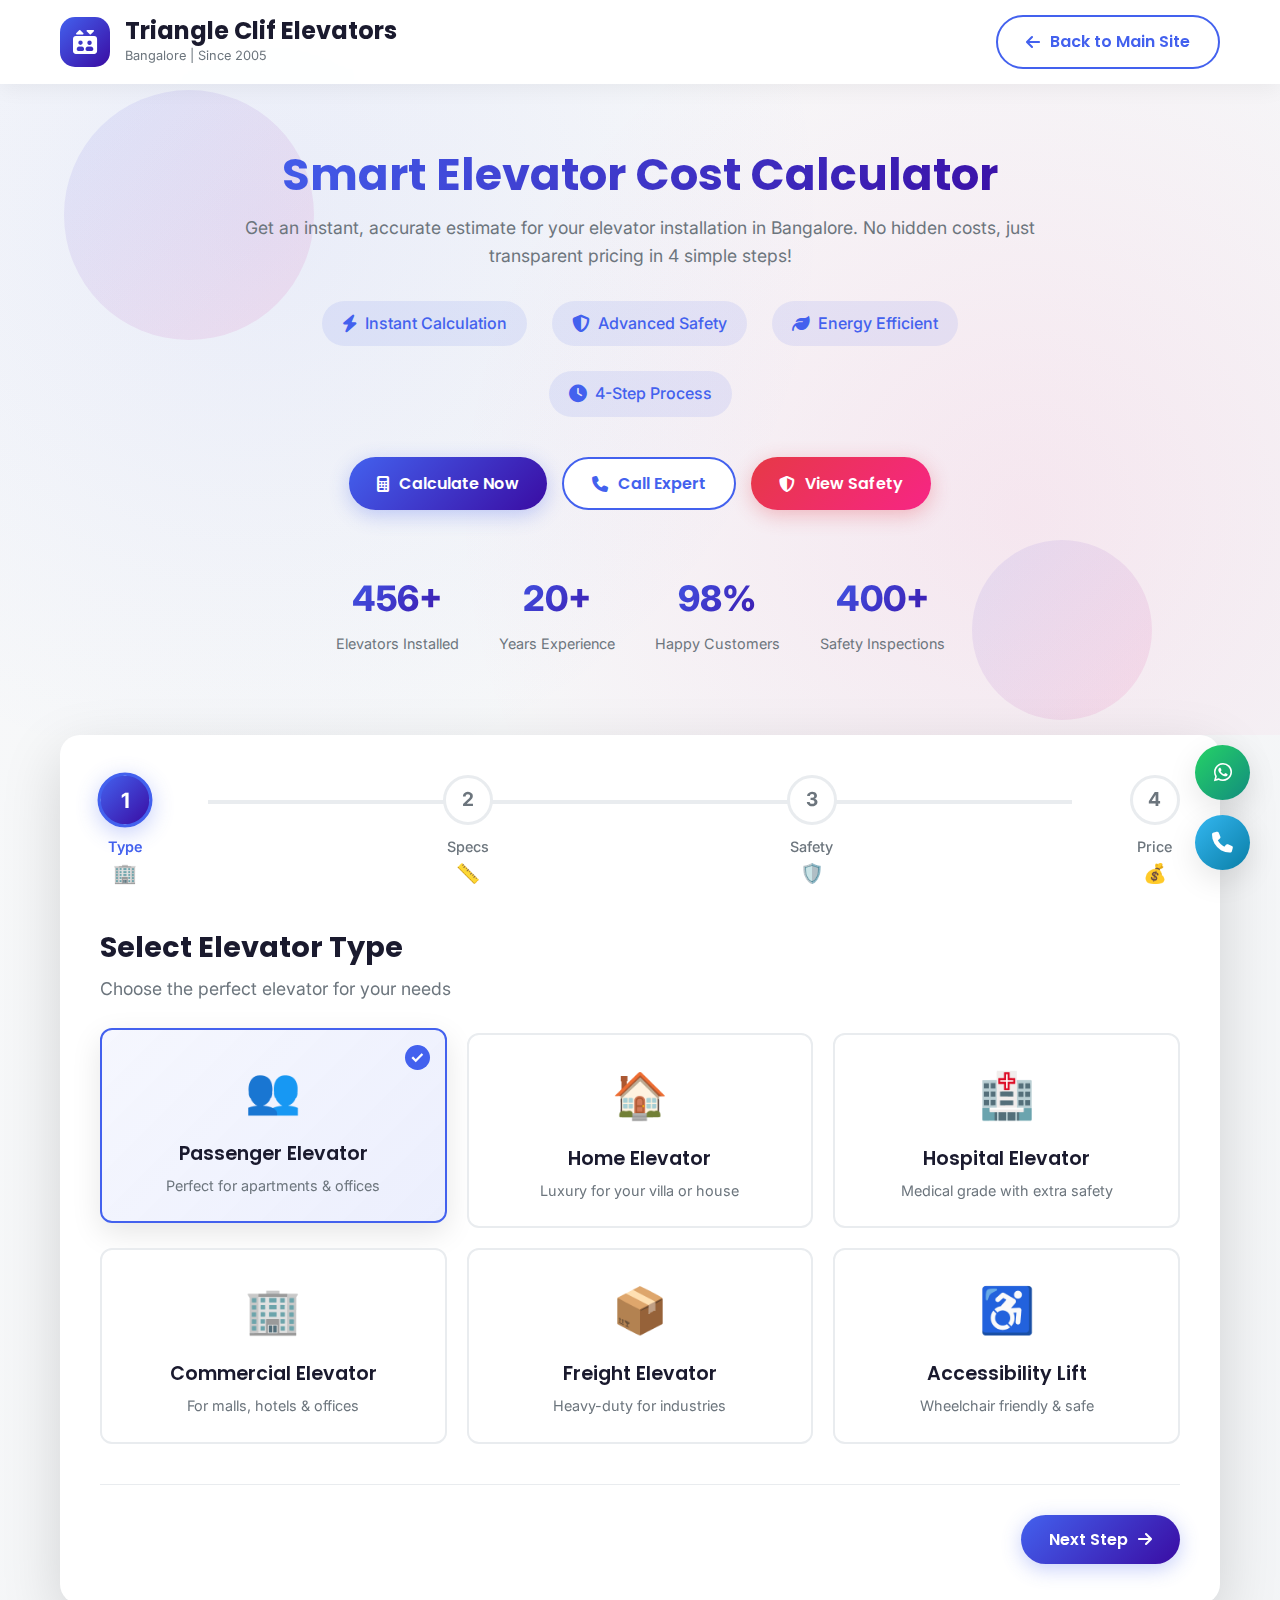
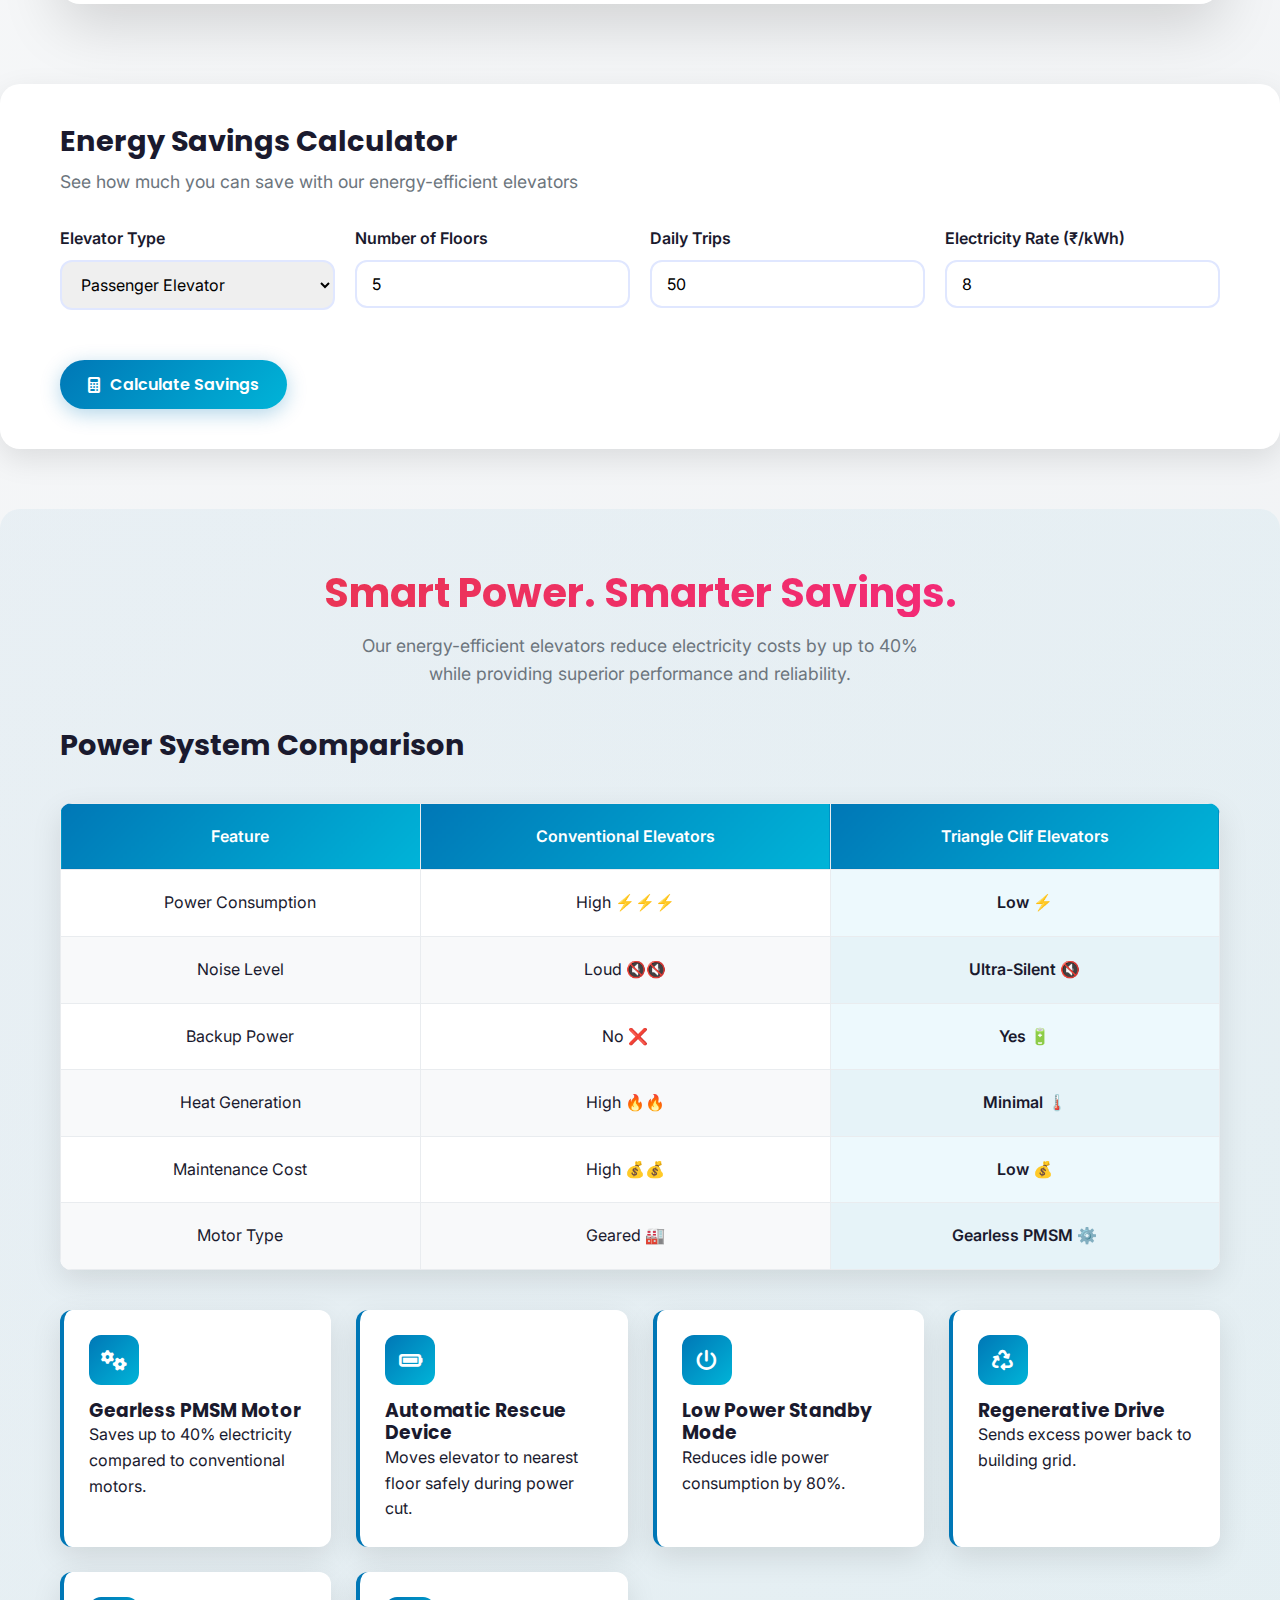
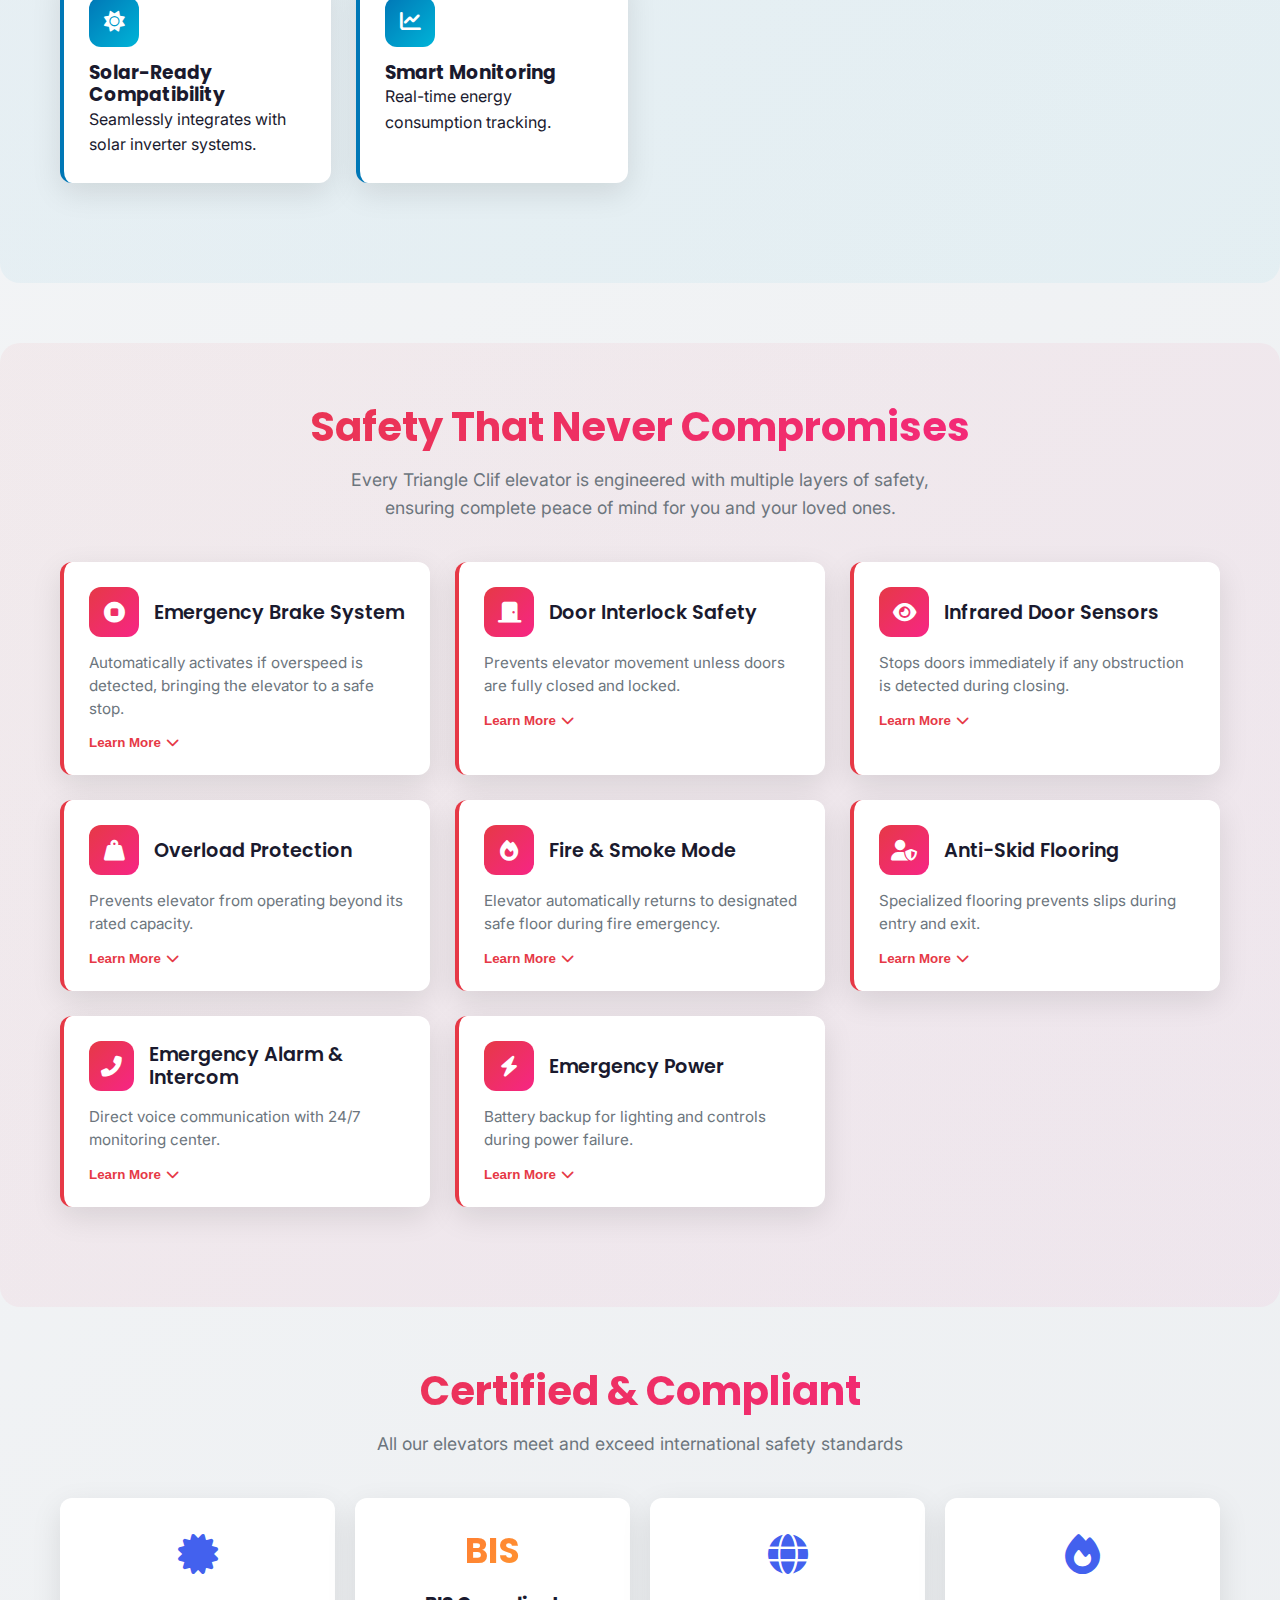
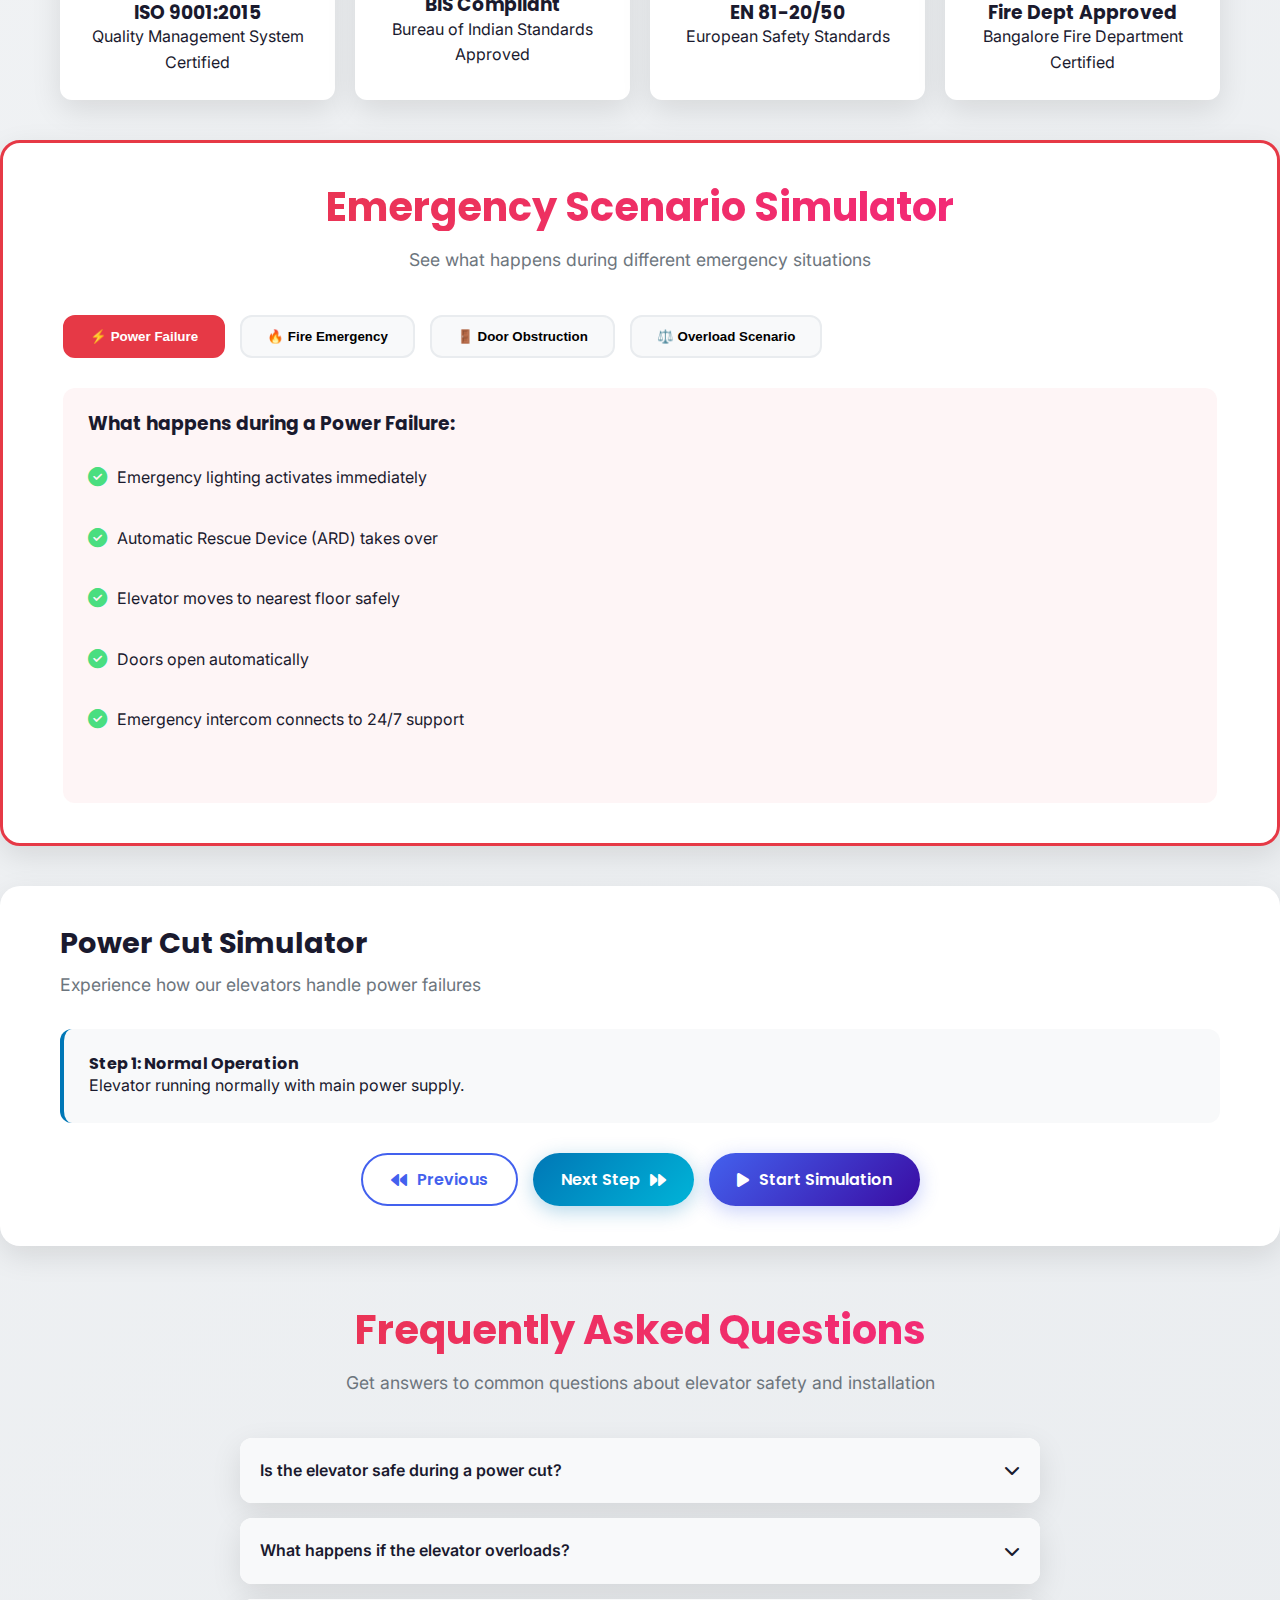
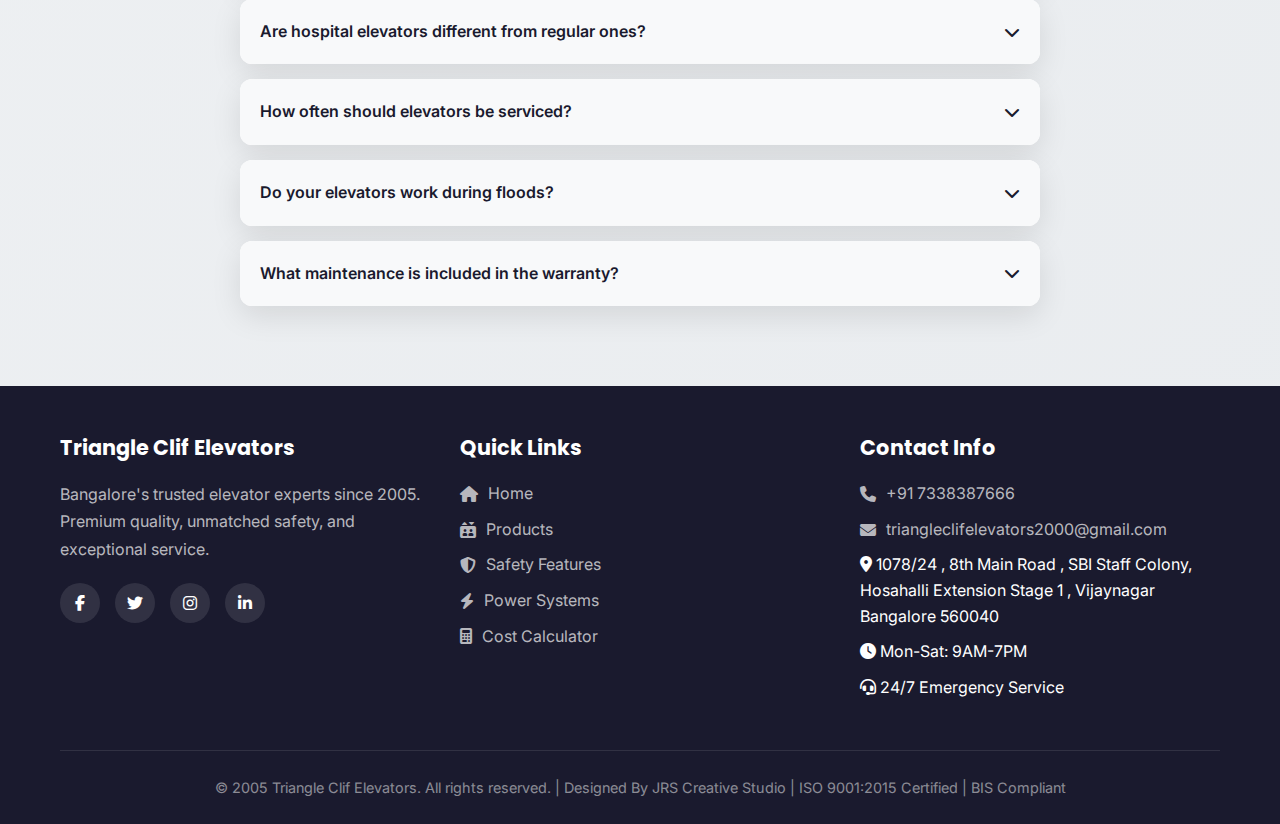
<file: calculator.html>
<!DOCTYPE html>
<html lang="en">
<head>
    <meta charset="UTF-8">
    <meta name="viewport" content="width=device-width, initial-scale=1.0">
    <title>Elevator Cost Calculator | Triangle Clif Elevators Bangalore</title>
    <meta name="description" content="Get instant elevator cost estimate in Bangalore with our smart calculator. Quick, easy, and accurate pricing for all elevator types.">
    <link rel="preconnect" href="https://fonts.googleapis.com">
    <link rel="preconnect" href="https://fonts.gstatic.com" crossorigin>
    <link href="https://fonts.googleapis.com/css2?family=Poppins:wght@300;400;500;600;700;800&family=Inter:wght@300;400;500;600&display=swap" rel="stylesheet">
    <link rel="stylesheet" href="https://cdnjs.cloudflare.com/ajax/libs/font-awesome/6.4.0/css/all.min.css">
    <style>
        /* 🌟 VARIABLES */
        :root {
            --primary: #4361ee;
            --secondary: #3a0ca3;
            --accent: #f72585;
            --success: #4cc9f0;
            --warning: #f8961e;
            --safety-red: #e63946;
            --power-blue: #0077b6;
            --dark: #1a1a2e;
            --light: #f8f9fa;
            --gray: #6c757d;
            --white: #ffffff;
            --shadow: 0 10px 30px rgba(0,0,0,0.1);
            --shadow-lg: 0 20px 60px rgba(0,0,0,0.15);
            --radius: 20px;
            --radius-sm: 12px;
            --transition: all 0.4s cubic-bezier(0.175, 0.885, 0.32, 1.1);
            --gradient: linear-gradient(135deg, #4361ee, #3a0ca3);
            --gradient-accent: linear-gradient(135deg, #f72585, #b5179e);
            --gradient-safety: linear-gradient(135deg, #e63946, #f72585);
            --gradient-power: linear-gradient(135deg, #0077b6, #00b4d8);
        }

        /* 🔄 RESET & BASE */
        * {
            margin: 0;
            padding: 0;
            box-sizing: border-box;
        }

        html {
            scroll-behavior: smooth;
        }

        body {
            font-family: 'Inter', sans-serif;
            background: linear-gradient(135deg, #f8f9fa 0%, #e9ecef 100%);
            color: var(--dark);
            line-height: 1.6;
            min-height: 100vh;
            overflow-x: hidden;
        }

        .container {
            max-width: 1200px;
            margin: 0 auto;
            padding: 0 20px;
        }

        /* 🎯 TYPOGRAPHY */
        h1, h2, h3, h4 {
            font-family: 'Poppins', sans-serif;
            font-weight: 700;
            line-height: 1.2;
        }

        /* 🎨 BUTTONS */
        .btn {
            display: inline-flex;
            align-items: center;
            justify-content: center;
            gap: 10px;
            padding: 12px 28px;
            border-radius: 50px;
            font-family: 'Poppins', sans-serif;
            font-weight: 600;
            font-size: 1rem;
            text-decoration: none;
            border: none;
            cursor: pointer;
            transition: var(--transition);
            position: relative;
            overflow: hidden;
        }

        .btn::after {
            content: '';
            position: absolute;
            top: 0;
            left: -100%;
            width: 100%;
            height: 100%;
            background: linear-gradient(90deg, transparent, rgba(255,255,255,0.2), transparent);
            transition: 0.5s;
        }

        .btn:hover::after {
            left: 100%;
        }

        .btn-primary {
            background: var(--gradient);
            color: var(--white);
            box-shadow: 0 5px 20px rgba(67, 97, 238, 0.3);
        }

        .btn-primary:hover {
            transform: translateY(-3px);
            box-shadow: 0 10px 30px rgba(67, 97, 238, 0.4);
        }

        .btn-secondary {
            background: var(--white);
            color: var(--primary);
            border: 2px solid var(--primary);
        }

        .btn-secondary:hover {
            background: var(--primary);
            color: var(--white);
            transform: translateY(-3px);
        }

        .btn-accent {
            background: var(--gradient-accent);
            color: var(--white);
            box-shadow: 0 5px 20px rgba(247, 37, 133, 0.3);
        }

        .btn-accent:hover {
            transform: translateY(-3px);
            box-shadow: 0 10px 30px rgba(247, 37, 133, 0.4);
        }

        .btn-safety {
            background: var(--gradient-safety);
            color: var(--white);
            box-shadow: 0 5px 20px rgba(230, 57, 70, 0.3);
        }

        .btn-power {
            background: var(--gradient-power);
            color: var(--white);
            box-shadow: 0 5px 20px rgba(0, 119, 182, 0.3);
        }

        /* 🌈 HEADER */
        .main-header {
            position: fixed;
            top: 0;
            left: 0;
            width: 100%;
            background: rgba(255, 255, 255, 0.95);
            backdrop-filter: blur(10px);
            z-index: 1000;
            box-shadow: 0 5px 20px rgba(0,0,0,0.05);
            animation: slideDown 0.5s ease;
        }

        @keyframes slideDown {
            from { transform: translateY(-100%); }
            to { transform: translateY(0); }
        }

        .header-content {
            display: flex;
            justify-content: space-between;
            align-items: center;
            padding: 15px 0;
        }

        .logo {
            display: flex;
            align-items: center;
            gap: 15px;
            text-decoration: none;
        }

        .logo-icon {
            width: 50px;
            height: 50px;
            background: var(--gradient);
            border-radius: 15px;
            display: flex;
            align-items: center;
            justify-content: center;
            animation: float 3s ease-in-out infinite;
        }

        @keyframes float {
            0%, 100% { transform: translateY(0); }
            50% { transform: translateY(-5px); }
        }

        .logo-icon i {
            color: var(--white);
            font-size: 24px;
        }

        .logo-text h1 {
            font-size: 1.5rem;
            color: var(--dark);
            margin: 0;
        }

        .logo-text span {
            font-size: 0.8rem;
            color: var(--gray);
            display: block;
        }

        /* 🚀 UPDATED HERO SECTION */
        .hero {
            padding: 150px 0 80px;
            text-align: center;
            position: relative;
            overflow: hidden;
        }

        .hero::before {
            content: '';
            position: absolute;
            top: 0;
            left: 0;
            right: 0;
            bottom: 0;
            background: radial-gradient(circle at 20% 30%, rgba(67, 97, 238, 0.08) 0%, transparent 50%),
                      radial-gradient(circle at 80% 70%, rgba(247, 37, 133, 0.08) 0%, transparent 50%);
            z-index: -1;
        }

        .hero-content {
            max-width: 800px;
            margin: 0 auto;
        }

        .hero-title {
            font-size: 2.8rem;
            margin-bottom: 15px;
            background: linear-gradient(135deg, var(--primary), var(--secondary));
            -webkit-background-clip: text;
            -webkit-text-fill-color: transparent;
            animation: fadeInUp 1s ease;
            line-height: 1.1;
        }

        .hero-subtitle {
            font-size: 1.1rem;
            color: var(--gray);
            margin-bottom: 30px;
            line-height: 1.6;
            animation: fadeInUp 1s ease 0.2s both;
        }

        .hero-features {
            display: flex;
            justify-content: center;
            gap: 25px;
            margin: 30px 0 40px;
            flex-wrap: wrap;
            animation: fadeInUp 1s ease 0.4s both;
        }

        .feature-badge {
            display: flex;
            align-items: center;
            gap: 8px;
            background: rgba(67, 97, 238, 0.1);
            padding: 10px 20px;
            border-radius: 50px;
            font-weight: 500;
            color: var(--primary);
            transition: var(--transition);
        }

        .feature-badge:hover {
            transform: translateY(-3px);
            background: rgba(67, 97, 238, 0.15);
        }

        .feature-badge i {
            font-size: 1.1rem;
        }

        .hero-actions {
            display: flex;
            gap: 15px;
            justify-content: center;
            animation: fadeInUp 1s ease 0.6s both;
        }

        .hero-stats {
            display: flex;
            justify-content: center;
            gap: 40px;
            margin-top: 60px;
            animation: fadeInUp 1s ease 0.8s both;
        }

        .stat-item {
            text-align: center;
        }

        .stat-number {
            font-size: 2.2rem;
            font-weight: 800;
            background: var(--gradient);
            -webkit-background-clip: text;
            -webkit-text-fill-color: transparent;
            margin-bottom: 5px;
        }

        .stat-label {
            font-size: 0.9rem;
            color: var(--gray);
        }

        /* 🎰 CALCULATOR */
        .calculator-container {
            background: var(--white);
            border-radius: var(--radius);
            box-shadow: var(--shadow-lg);
            padding: 40px;
            margin-bottom: 80px;
            position: relative;
            animation: fadeInUp 1s ease both;
            transform-style: preserve-3d;
            perspective: 1000px;
        }

        .calculator-header {
            text-align: center;
            margin-bottom: 40px;
        }

        .calculator-header h2 {
            font-size: 2.2rem;
            margin-bottom: 15px;
        }

        .calculator-header p {
            color: var(--gray);
            font-size: 1.1rem;
        }

        /* 📊 UPDATED PROGRESS WITH TICK MARKS */
        .progress-container {
            margin-bottom: 40px;
        }

        .progress-steps {
            display: flex;
            justify-content: space-between;
            position: relative;
            margin-bottom: 20px;
        }

        .progress-steps::before {
            content: '';
            position: absolute;
            top: 25px;
            left: 10%;
            right: 10%;
            height: 4px;
            background: #e9ecef;
            z-index: 1;
        }

        .progress-bar {
            position: absolute;
            top: 25px;
            left: 10%;
            height: 4px;
            background: var(--gradient);
            z-index: 2;
            transition: width 0.5s ease;
            border-radius: 2px;
        }

        .step {
            display: flex;
            flex-direction: column;
            align-items: center;
            z-index: 3;
            position: relative;
        }

        .step-circle {
            width: 50px;
            height: 50px;
            border-radius: 50%;
            background: var(--white);
            border: 3px solid #e9ecef;
            display: flex;
            align-items: center;
            justify-content: center;
            font-weight: 700;
            font-size: 1.2rem;
            color: var(--gray);
            margin-bottom: 10px;
            transition: all 0.4s ease;
            cursor: pointer;
            position: relative;
            overflow: hidden;
        }

        .step-circle .number {
            transition: all 0.3s ease;
        }

        .step-circle .tick {
            position: absolute;
            font-size: 1.5rem;
            color: var(--white);
            opacity: 0;
            transform: scale(0);
            transition: all 0.4s cubic-bezier(0.175, 0.885, 0.32, 1.275);
        }

        .step.active .step-circle {
            border-color: var(--primary);
            background: var(--gradient);
            color: var(--white);
            transform: scale(1.1);
            box-shadow: 0 5px 20px rgba(67, 97, 238, 0.3);
        }

        .step.active .step-circle .number {
            opacity: 1;
            transform: scale(1);
        }

        .step.completed .step-circle {
            background: #4ade80;
            border-color: #4ade80;
            animation: tickPulse 0.6s ease;
        }

        .step.completed .step-circle .number {
            opacity: 0;
            transform: scale(0);
        }

        .step.completed .step-circle .tick {
            opacity: 1;
            transform: scale(1);
        }

        @keyframes tickPulse {
            0% { transform: scale(1); }
            50% { transform: scale(1.2); }
            100% { transform: scale(1.1); }
        }

        .step-label {
            font-size: 0.9rem;
            color: var(--gray);
            font-weight: 500;
            text-align: center;
            transition: all 0.3s ease;
        }

        .step-label span {
            display: block;
            font-size: 1.2rem;
            margin-bottom: 2px;
        }

        .step.active .step-label {
            color: var(--primary);
            font-weight: 600;
        }

        /* 🎴 STEP CONTENT */
        .step-content {
            min-height: 400px;
            position: relative;
        }

        .step-panel {
            display: none;
            animation: fadeIn 0.5s ease;
        }

        @keyframes fadeIn {
            from { opacity: 0; transform: translateY(20px); }
            to { opacity: 1; transform: translateY(0); }
        }

        .step-panel.active {
            display: block;
        }

        .panel-title {
            font-size: 1.8rem;
            margin-bottom: 10px;
            display: flex;
            align-items: center;
            gap: 10px;
        }

        .panel-subtitle {
            color: var(--gray);
            margin-bottom: 30px;
            font-size: 1.1rem;
        }

        /* 🃏 OPTION CARDS */
        .options-grid {
            display: grid;
            grid-template-columns: repeat(auto-fit, minmax(280px, 1fr));
            gap: 20px;
            margin-bottom: 30px;
        }

        .option-card {
            background: var(--white);
            border: 2px solid #e9ecef;
            border-radius: var(--radius-sm);
            padding: 25px 20px;
            text-align: center;
            cursor: pointer;
            transition: var(--transition);
            position: relative;
            overflow: hidden;
        }

        .option-card:hover {
            transform: translateY(-5px);
            border-color: var(--primary);
            box-shadow: var(--shadow);
        }

        .option-card.selected {
            border-color: var(--primary);
            background: linear-gradient(135deg, rgba(67, 97, 238, 0.05), rgba(67, 97, 238, 0.1));
            transform: translateY(-5px);
            box-shadow: var(--shadow);
        }

        .option-card.selected::before {
            content: '✓';
            position: absolute;
            top: 15px;
            right: 15px;
            width: 25px;
            height: 25px;
            background: var(--primary);
            color: var(--white);
            border-radius: 50%;
            display: flex;
            align-items: center;
            justify-content: center;
            font-weight: bold;
            animation: popIn 0.3s ease;
        }

        @keyframes popIn {
            from { transform: scale(0); }
            to { transform: scale(1); }
        }

        .option-emoji {
            font-size: 2.8rem;
            margin-bottom: 15px;
            display: block;
            animation: float 3s ease-in-out infinite;
        }

        .option-title {
            font-size: 1.2rem;
            font-weight: 600;
            margin-bottom: 10px;
            color: var(--dark);
        }

        .option-desc {
            color: var(--gray);
            font-size: 0.9rem;
            line-height: 1.5;
        }

        /* 📏 SLIDERS */
        .slider-container {
            background: var(--light);
            padding: 25px;
            border-radius: var(--radius-sm);
            margin-bottom: 25px;
        }

        .slider-header {
            display: flex;
            justify-content: space-between;
            align-items: center;
            margin-bottom: 15px;
        }

        .slider-label {
            font-size: 1.1rem;
            font-weight: 600;
            color: var(--dark);
        }

        .slider-value {
            font-size: 1.4rem;
            font-weight: 700;
            color: var(--primary);
            background: var(--white);
            padding: 5px 15px;
            border-radius: 50px;
            box-shadow: 0 3px 10px rgba(0,0,0,0.1);
            min-width: 100px;
            text-align: center;
        }

        input[type="range"] {
            width: 100%;
            height: 10px;
            -webkit-appearance: none;
            background: #e9ecef;
            border-radius: 5px;
            outline: none;
        }

        input[type="range"]::-webkit-slider-thumb {
            -webkit-appearance: none;
            width: 24px;
            height: 24px;
            border-radius: 50%;
            background: var(--gradient);
            cursor: pointer;
            border: 3px solid var(--white);
            box-shadow: 0 3px 10px rgba(0,0,0,0.2);
            transition: var(--transition);
        }

        input[type="range"]::-webkit-slider-thumb:hover {
            transform: scale(1.2);
        }

        /* 💰 PRICE DISPLAY */
        .price-display {
            text-align: center;
            padding: 35px;
            background: linear-gradient(135deg, rgba(67, 97, 238, 0.05), rgba(247, 37, 133, 0.05));
            border-radius: var(--radius);
            margin: 40px 0;
            animation: fadeIn 0.8s ease;
        }

        .price-label {
            font-size: 1.1rem;
            color: var(--gray);
            margin-bottom: 10px;
        }

        .price-amount {
            font-size: 3.2rem;
            font-weight: 800;
            background: var(--gradient);
            -webkit-background-clip: text;
            -webkit-text-fill-color: transparent;
            margin-bottom: 10px;
            line-height: 1;
        }

        .price-note {
            color: var(--gray);
            font-size: 0.9rem;
            margin-top: 15px;
        }

        .price-breakdown {
            display: grid;
            grid-template-columns: repeat(auto-fit, minmax(200px, 1fr));
            gap: 20px;
            margin-top: 30px;
        }

        .price-tier {
            background: var(--white);
            padding: 22px;
            border-radius: var(--radius-sm);
            text-align: center;
            box-shadow: var(--shadow);
            transition: var(--transition);
        }

        .price-tier:hover {
            transform: translateY(-5px);
            box-shadow: var(--shadow-lg);
        }

        .tier-name {
            font-size: 0.95rem;
            color: var(--gray);
            margin-bottom: 10px;
        }

        .tier-price {
            font-size: 1.8rem;
            font-weight: 700;
            color: var(--primary);
        }

        /* 📋 FEATURES LIST */
        .features-list {
            display: grid;
            grid-template-columns: repeat(auto-fit, minmax(250px, 1fr));
            gap: 20px;
            margin: 40px 0;
        }

        .feature-item {
            display: flex;
            align-items: center;
            gap: 15px;
            padding: 20px;
            background: var(--white);
            border-radius: var(--radius-sm);
            box-shadow: var(--shadow);
            transition: var(--transition);
        }

        .feature-item:hover {
            transform: translateX(5px);
            box-shadow: var(--shadow-lg);
        }

        .feature-icon {
            width: 50px;
            height: 50px;
            background: var(--gradient);
            border-radius: 12px;
            display: flex;
            align-items: center;
            justify-content: center;
            color: var(--white);
            font-size: 1.3rem;
        }

        .feature-text h4 {
            font-size: 1.1rem;
            margin-bottom: 5px;
        }

        .feature-text p {
            font-size: 0.9rem;
            color: var(--gray);
        }

        /* 🔄 NAVIGATION */
        .navigation {
            display: flex;
            justify-content: space-between;
            margin-top: 40px;
            padding-top: 30px;
            border-top: 1px solid #e9ecef;
        }

        /* 🔐 SAFETY SECTION */
        .safety-section {
            background: linear-gradient(135deg, rgba(230, 57, 70, 0.05), rgba(247, 37, 133, 0.05));
            border-radius: var(--radius);
            padding: 60px 40px;
            margin: 60px 0;
            position: relative;
            overflow: hidden;
        }

        .safety-section::before {
            content: '';
            position: absolute;
            top: -50%;
            right: -20%;
            width: 300px;
            height: 300px;
            background: radial-gradient(circle, rgba(230, 57, 70, 0.1) 0%, transparent 70%);
            border-radius: 50%;
        }

        .section-header {
            text-align: center;
            margin-bottom: 40px;
        }

        .section-title {
            font-size: 2.5rem;
            margin-bottom: 15px;
            background: var(--gradient-safety);
            -webkit-background-clip: text;
            -webkit-text-fill-color: transparent;
        }

        .section-subtitle {
            font-size: 1.1rem;
            color: var(--gray);
            max-width: 600px;
            margin: 0 auto;
        }

        .safety-features-grid {
            display: grid;
            grid-template-columns: repeat(auto-fit, minmax(300px, 1fr));
            gap: 25px;
            margin: 40px 0;
        }

        .safety-card {
            background: var(--white);
            border-radius: var(--radius-sm);
            padding: 25px;
            box-shadow: var(--shadow);
            transition: var(--transition);
            border-left: 4px solid var(--safety-red);
        }

        .safety-card:hover {
            transform: translateY(-5px);
            box-shadow: var(--shadow-lg);
        }

        .safety-card-header {
            display: flex;
            align-items: center;
            gap: 15px;
            margin-bottom: 15px;
        }

        .safety-icon {
            width: 50px;
            height: 50px;
            background: var(--gradient-safety);
            border-radius: 12px;
            display: flex;
            align-items: center;
            justify-content: center;
            color: var(--white);
            font-size: 1.3rem;
        }

        .safety-title {
            font-size: 1.2rem;
            font-weight: 600;
            color: var(--dark);
        }

        .safety-desc {
            color: var(--gray);
            font-size: 0.95rem;
            line-height: 1.5;
            margin-bottom: 15px;
        }

        .learn-more-btn {
            background: none;
            border: none;
            color: var(--safety-red);
            font-weight: 600;
            cursor: pointer;
            display: flex;
            align-items: center;
            gap: 5px;
            transition: var(--transition);
        }

        .learn-more-btn:hover {
            color: #c1121f;
        }

        .safety-details {
            display: none;
            margin-top: 15px;
            padding: 15px;
            background: rgba(230, 57, 70, 0.05);
            border-radius: var(--radius-sm);
            animation: fadeIn 0.3s ease;
        }

        .safety-details.active {
            display: block;
        }

        /* ⚡ POWER SECTION */
        .power-section {
            background: linear-gradient(135deg, rgba(0, 119, 182, 0.05), rgba(0, 180, 216, 0.05));
            border-radius: var(--radius);
            padding: 60px 40px;
            margin: 60px 0;
        }

        .power-features-grid {
            display: grid;
            grid-template-columns: repeat(auto-fit, minmax(250px, 1fr));
            gap: 25px;
            margin: 40px 0;
        }

        .power-card {
            background: var(--white);
            border-radius: var(--radius-sm);
            padding: 25px;
            box-shadow: var(--shadow);
            transition: var(--transition);
            border-left: 4px solid var(--power-blue);
        }

        .power-card:hover {
            transform: translateY(-5px);
            box-shadow: var(--shadow-lg);
        }

        .power-icon {
            width: 50px;
            height: 50px;
            background: var(--gradient-power);
            border-radius: 12px;
            display: flex;
            align-items: center;
            justify-content: center;
            color: var(--white);
            font-size: 1.3rem;
            margin-bottom: 15px;
        }

        /* 🎯 SAFETY SELECTOR */
        .safety-selector {
            margin: 40px 0;
        }

        .safety-options {
            display: grid;
            grid-template-columns: repeat(3, 1fr);
            gap: 20px;
            margin: 30px 0;
        }

        .safety-option {
            background: var(--white);
            border: 3px solid #e9ecef;
            border-radius: var(--radius-sm);
            padding: 30px 20px;
            text-align: center;
            cursor: pointer;
            transition: var(--transition);
            position: relative;
        }

        .safety-option:hover {
            transform: translateY(-5px);
            box-shadow: var(--shadow);
        }

        .safety-option.selected {
            border-color: var(--safety-red);
            background: linear-gradient(135deg, rgba(230, 57, 70, 0.05), rgba(230, 57, 70, 0.1));
            transform: translateY(-5px);
            box-shadow: var(--shadow);
        }

        .safety-score {
            display: flex;
            justify-content: center;
            gap: 5px;
            margin: 15px 0;
        }

        .safety-star {
            color: #ffd700;
            font-size: 1.5rem;
        }

        .safety-included {
            text-align: left;
            margin-top: 20px;
        }

        .safety-included h4 {
            margin-bottom: 10px;
            color: var(--dark);
        }

        .safety-included ul {
            list-style: none;
        }

        .safety-included li {
            margin-bottom: 8px;
            font-size: 0.9rem;
            color: var(--gray);
            display: flex;
            align-items: center;
            gap: 8px;
        }

        .safety-included li::before {
            content: '✓';
            color: #4ade80;
            font-weight: bold;
        }

        /* 🛡️ CERTIFICATION BADGES */
        .certification-grid {
            display: grid;
            grid-template-columns: repeat(auto-fit, minmax(200px, 1fr));
            gap: 20px;
            margin: 40px 0;
        }

        .certification-badge {
            background: var(--white);
            border-radius: var(--radius-sm);
            padding: 25px 20px;
            text-align: center;
            box-shadow: var(--shadow);
            transition: var(--transition);
            position: relative;
        }

        .certification-badge:hover {
            transform: translateY(-5px);
            box-shadow: var(--shadow-lg);
        }

        .cert-icon {
            font-size: 2.5rem;
            color: var(--primary);
            margin-bottom: 15px;
        }

        /* BIS Logo Styling */
        .bis-logo {
            font-family: 'Poppins', sans-serif;
            font-weight: 700;
            background: linear-gradient(135deg, #ff6b35, #ffa62e);
            -webkit-background-clip: text;
            -webkit-text-fill-color: transparent;
            font-size: 2.2rem;
        }

        /* 🔌 POWER SIMULATOR */
        .power-simulator {
            background: var(--white);
            border-radius: var(--radius);
            padding: 40px;
            margin: 40px 0;
            box-shadow: var(--shadow);
        }

        .simulator-steps {
            display: flex;
            flex-direction: column;
            gap: 20px;
            margin: 30px 0;
        }

        .simulator-step {
            display: none;
            padding: 25px;
            background: var(--light);
            border-radius: var(--radius-sm);
            border-left: 4px solid var(--power-blue);
        }

        .simulator-step.active {
            display: block;
            animation: fadeIn 0.5s ease;
        }

        .simulator-controls {
            display: flex;
            gap: 15px;
            justify-content: center;
            margin-top: 30px;
        }

        /* 📱 FLOATING ACTION */
        .floating-actions {
            position: fixed;
            bottom: 30px;
            right: 30px;
            display: flex;
            flex-direction: column;
            gap: 15px;
            z-index: 100;
        }

        .floating-btn {
            width: 55px;
            height: 55px;
            border-radius: 50%;
            display: flex;
            align-items: center;
            justify-content: center;
            color: var(--white);
            font-size: 1.3rem;
            text-decoration: none;
            box-shadow: var(--shadow);
            transition: var(--transition);
            position: relative;
            animation: float 3s ease-in-out infinite;
        }

        .floating-btn.whatsapp {
            background: linear-gradient(135deg, #25D366, #128C7E);
            animation-delay: 0.2s;
        }

        .floating-btn.phone {
            background: linear-gradient(135deg, #34B7F1, #0a7ea6);
            animation-delay: 0.4s;
        }

        .floating-btn:hover {
            transform: scale(1.1);
            box-shadow: var(--shadow-lg);
        }

        .floating-tooltip {
            position: absolute;
            right: 65px;
            background: var(--dark);
            color: var(--white);
            padding: 8px 12px;
            border-radius: 8px;
            font-size: 0.85rem;
            white-space: nowrap;
            opacity: 0;
            transform: translateX(20px);
            transition: var(--transition);
            pointer-events: none;
        }

        .floating-btn:hover .floating-tooltip {
            opacity: 1;
            transform: translateX(0);
        }

        /* 📝 MODAL */
        .modal {
            display: none;
            position: fixed;
            top: 0;
            left: 0;
            width: 100%;
            height: 100%;
            background: rgba(0,0,0,0.7);
            z-index: 3000;
            align-items: center;
            justify-content: center;
            padding: 20px;
        }

        .modal.active {
            display: flex;
            animation: fadeIn 0.3s ease;
        }

        .modal-content {
            background: var(--white);
            border-radius: var(--radius);
            padding: 35px;
            max-width: 500px;
            width: 100%;
            max-height: 90vh;
            overflow-y: auto;
            animation: slideUp 0.5s ease;
        }

        @keyframes slideUp {
            from { transform: translateY(50px); opacity: 0; }
            to { transform: translateY(0); opacity: 1; }
        }

        .modal-header {
            display: flex;
            justify-content: space-between;
            align-items: center;
            margin-bottom: 20px;
        }

        .modal-close {
            background: none;
            border: none;
            font-size: 1.5rem;
            color: var(--gray);
            cursor: pointer;
            transition: var(--transition);
        }

        .modal-close:hover {
            color: var(--accent);
            transform: rotate(90deg);
        }

        /* FOOTER */
        .footer {
            background: var(--dark);
            color: var(--white);
            padding: 50px 0 25px;
            margin-top: 80px;
        }

        .footer-content {
            display: grid;
            grid-template-columns: repeat(auto-fit, minmax(250px, 1fr));
            gap: 40px;
            margin-bottom: 40px;
        }

        .footer-section h3 {
            font-size: 1.3rem;
            margin-bottom: 20px;
            color: var(--white);
        }

        .footer-section p {
            color: rgba(255,255,255,0.7);
            line-height: 1.7;
        }

        .footer-links {
            list-style: none;
        }

        .footer-links li {
            margin-bottom: 10px;
        }

        .footer-links a {
            color: rgba(255,255,255,0.7);
            text-decoration: none;
            transition: var(--transition);
            display: flex;
            align-items: center;
            gap: 10px;
        }

        .footer-links a:hover {
            color: var(--white);
            transform: translateX(5px);
        }

        .social-links {
            display: flex;
            gap: 15px;
            margin-top: 20px;
        }

        .social-link {
            width: 40px;
            height: 40px;
            border-radius: 50%;
            background: rgba(255,255,255,0.1);
            display: flex;
            align-items: center;
            justify-content: center;
            color: var(--white);
            text-decoration: none;
            transition: var(--transition);
        }

        .social-link:hover {
            background: var(--primary);
            transform: translateY(-3px);
        }

        .footer-bottom {
            text-align: center;
            padding-top: 25px;
            border-top: 1px solid rgba(255,255,255,0.1);
            color: rgba(255,255,255,0.5);
            font-size: 0.9rem;
        }

        /* 📱 RESPONSIVE */
        @media (max-width: 992px) {
            .hero-title {
                font-size: 2.3rem;
            }
            
            .options-grid {
                grid-template-columns: repeat(2, 1fr);
            }
            
            .price-breakdown {
                grid-template-columns: repeat(2, 1fr);
            }
            
            .safety-options {
                grid-template-columns: repeat(2, 1fr);
            }
        }

        @media (max-width: 768px) {
            .hero {
                padding: 130px 0 50px;
            }
            
            .hero-title {
                font-size: 2rem;
            }
            
            .hero-features {
                flex-direction: column;
                align-items: center;
                gap: 15px;
            }
            
            .hero-stats {
                flex-direction: column;
                gap: 25px;
            }
            
            .calculator-container {
                padding: 25px 20px;
            }
            
            .options-grid {
                grid-template-columns: 1fr;
            }
            
            .price-breakdown {
                grid-template-columns: 1fr;
            }
            
            .progress-steps {
                flex-direction: column;
                gap: 30px;
                align-items: center;
            }
            
            .progress-steps::before {
                display: none;
            }
            
            .progress-bar {
                display: none;
            }
            
            .step-label {
                font-size: 1rem;
            }
            
            .navigation {
                flex-direction: column;
                gap: 15px;
            }
            
            .floating-actions {
                bottom: 20px;
                right: 20px;
            }
            
            .hero-actions {
                flex-direction: column;
                align-items: center;
            }
            
            .hero-actions .btn {
                width: 100%;
                max-width: 280px;
            }
            
            .safety-options {
                grid-template-columns: 1fr;
            }
            
            .safety-section, .power-section {
                padding: 40px 20px;
            }
        }

        @media (max-width: 480px) {
            .hero-title {
                font-size: 1.8rem;
            }
            
            .panel-title {
                font-size: 1.5rem;
            }
            
            .price-amount {
                font-size: 2.5rem;
            }
            
            .calculator-header h2 {
                font-size: 1.8rem;
            }
            
            .floating-tooltip {
                display: none;
            }
            
            .feature-badge {
                padding: 8px 16px;
                font-size: 0.9rem;
            }
            
            .section-title {
                font-size: 2rem;
            }
        }

        /* ✨ SPECIAL EFFECTS */
        .bounce {
            animation: bounce 2s infinite;
        }

        @keyframes bounce {
            0%, 100% { transform: translateY(0); }
            50% { transform: translateY(-10px); }
        }

        .spin {
            animation: spin 3s linear infinite;
        }

        @keyframes spin {
            100% { transform: rotate(360deg); }
        }

        /* 🎮 INTERACTIVE ELEMENTS */
        .interactive-label {
            position: relative;
            display: inline-block;
            cursor: pointer;
        }

        /* 🎪 DECORATIONS */
        .decoration {
            position: absolute;
            pointer-events: none;
            z-index: -1;
        }

        .circle {
            border-radius: 50%;
            background: linear-gradient(135deg, rgba(67, 97, 238, 0.1), rgba(247, 37, 133, 0.1));
            animation: float 6s ease-in-out infinite;
        }

        /* Form Styles */
        .form-group {
            margin-bottom: 20px;
        }

        .form-group label {
            display: block;
            font-weight: 600;
            margin-bottom: 8px;
            color: var(--dark);
        }

        .form-group input,
        .form-group textarea,
        .form-group select {
            width: 100%;
            padding: 12px 15px;
            border: 2px solid #e0e7ff;
            border-radius: var(--radius-sm);
            font-family: 'Inter', sans-serif;
            font-size: 1rem;
            transition: var(--transition);
        }

        .form-group input:focus,
        .form-group textarea:focus,
        .form-group select:focus {
            outline: none;
            border-color: var(--primary);
            box-shadow: 0 0 0 3px rgba(67, 97, 238, 0.1);
        }

        .form-message {
            margin-top: 20px;
            padding: 15px;
            border-radius: var(--radius-sm);
            text-align: center;
            font-weight: 500;
            display: none;
            animation: fadeIn 0.3s ease;
        }

        .form-message.success {
            background: rgba(76, 201, 240, 0.1);
            color: #0e7490;
            display: block;
        }

        .form-message.error {
            background: rgba(239, 68, 68, 0.1);
            color: #b91c1c;
            display: block;
        }

        /* Fade In Up Animation */
        @keyframes fadeInUp {
            from {
                opacity: 0;
                transform: translateY(30px);
            }
            to {
                opacity: 1;
                transform: translateY(0);
            }
        }

        /* Energy Calculator */
        .energy-calculator {
            background: var(--white);
            border-radius: var(--radius);
            padding: 40px;
            margin: 40px 0;
            box-shadow: var(--shadow);
        }

        .calculator-inputs {
            display: grid;
            grid-template-columns: repeat(auto-fit, minmax(200px, 1fr));
            gap: 20px;
            margin: 30px 0;
        }

        .calculator-result {
            background: linear-gradient(135deg, rgba(0, 180, 216, 0.1), rgba(0, 119, 182, 0.1));
            border-radius: var(--radius-sm);
            padding: 25px;
            text-align: center;
            margin-top: 30px;
        }

        .savings-badge {
            display: inline-block;
            background: #4ade80;
            color: white;
            padding: 5px 15px;
            border-radius: 50px;
            font-weight: 600;
            margin-top: 10px;
        }

        /* Comparison Table */
        .comparison-table {
            width: 100%;
            border-collapse: collapse;
            margin: 40px 0;
            background: var(--white);
            border-radius: var(--radius-sm);
            overflow: hidden;
            box-shadow: var(--shadow);
        }

        .comparison-table th,
        .comparison-table td {
            padding: 20px;
            text-align: center;
            border: 1px solid #e9ecef;
        }

        .comparison-table th {
            background: var(--gradient-power);
            color: var(--white);
            font-weight: 600;
        }

        .comparison-table tr:nth-child(even) {
            background: #f8f9fa;
        }

        .highlight {
            background: rgba(76, 201, 240, 0.1) !important;
            font-weight: 600;
        }

        /* FAQ Section */
        .faq-section {
            margin: 60px 0;
        }

        .faq-container {
            max-width: 800px;
            margin: 0 auto;
        }

        .faq-item {
            background: var(--white);
            border-radius: var(--radius-sm);
            margin-bottom: 15px;
            overflow: hidden;
            box-shadow: var(--shadow);
        }

        .faq-question {
            padding: 20px;
            font-weight: 600;
            cursor: pointer;
            display: flex;
            justify-content: space-between;
            align-items: center;
            background: var(--light);
            transition: var(--transition);
        }

        .faq-question:hover {
            background: #e9ecef;
        }

        .faq-answer {
            padding: 0 20px;
            max-height: 0;
            overflow: hidden;
            transition: max-height 0.3s ease;
        }

        .faq-answer.active {
            padding: 20px;
            max-height: 500px;
        }

        /* Emergency Simulator */
        .emergency-simulator {
            background: var(--white);
            border-radius: var(--radius);
            padding: 40px;
            margin: 40px 0;
            box-shadow: var(--shadow);
            border: 3px solid var(--safety-red);
        }

        .scenario-buttons {
            display: flex;
            gap: 15px;
            flex-wrap: wrap;
            margin: 30px 0;
        }

        .scenario-btn {
            padding: 12px 25px;
            background: var(--light);
            border: 2px solid #e9ecef;
            border-radius: var(--radius-sm);
            font-weight: 600;
            cursor: pointer;
            transition: var(--transition);
        }

        .scenario-btn:hover {
            background: #e9ecef;
        }

        .scenario-btn.active {
            background: var(--safety-red);
            color: white;
            border-color: var(--safety-red);
        }

        .scenario-content {
            display: none;
            padding: 25px;
            background: rgba(230, 57, 70, 0.05);
            border-radius: var(--radius-sm);
            margin-top: 20px;
            animation: fadeIn 0.5s ease;
        }

        .scenario-content.active {
            display: block;
        }

        .scenario-step {
            margin-bottom: 15px;
            display: flex;
            align-items: flex-start;
            gap: 10px;
        }

        .scenario-step i {
            color: #4ade80;
            font-size: 1.2rem;
            margin-top: 3px;
        }

        .scenario-step p {
            margin: 0;
        }

        /* Accessibility: Reduced motion support */
        @media (prefers-reduced-motion: reduce) {
            *,
            *::before,
            *::after {
                animation-duration: 0.01ms !important;
                animation-iteration-count: 1 !important;
                transition-duration: 0.01ms !important;
            }
            
            .floating-btn,
            .logo-icon,
            .option-emoji {
                animation: none !important;
            }
        }
    </style>
</head>
<body>
    <!-- 🎪 Background Decorations -->
    <div class="decoration circle" style="width: 250px; height: 250px; top: 10%; left: 5%;"></div>
    <div class="decoration circle" style="width: 180px; height: 180px; bottom: 20%; right: 10%;"></div>

    <!-- 🎯 Header -->
    <header class="main-header">
        <div class="container">
            <div class="header-content">
                <a href="index.html" class="logo">
                    <div class="logo-icon">
                        <i class="fas fa-elevator"></i>
                    </div>
                    <div class="logo-text">
                        <h1>Triangle Clif Elevators</h1>
                        <span>Bangalore | Since 2005</span>
                    </div>
                </a>
                <a href="index.html" class="btn btn-secondary">
                    <i class="fas fa-arrow-left"></i> Back to Main Site
                </a>
            </div>
        </div>
    </header>

    <!-- 🚀 Updated Hero Section -->
    <section class="hero">
        <div class="container">
            <div class="hero-content">
                <h1 class="hero-title animate__animated animate__fadeInUp">
                    Smart Elevator Cost Calculator
                </h1>
                <p class="hero-subtitle animate__animated animate__fadeInUp animate__delay-1s">
                    Get an instant, accurate estimate for your elevator installation in Bangalore. 
                    No hidden costs, just transparent pricing in 4 simple steps!
                </p>
                
                <div class="hero-features">
                    <div class="feature-badge">
                        <i class="fas fa-bolt"></i> Instant Calculation
                    </div>
                    <div class="feature-badge">
                        <i class="fas fa-shield-alt"></i> Advanced Safety
                    </div>
                    <div class="feature-badge">
                        <i class="fas fa-leaf"></i> Energy Efficient
                    </div>
                    <div class="feature-badge">
                        <i class="fas fa-clock"></i> 4-Step Process
                    </div>
                </div>
                
                <div class="hero-actions">
                    <a href="#calculator" class="btn btn-primary">
                        <i class="fas fa-calculator"></i> Calculate Now
                    </a>
                    <a href="tel:+917338387666" class="btn btn-secondary">
                        <i class="fas fa-phone"></i> Call Expert
                    </a>
                    <a href="#safety" class="btn btn-safety">
                        <i class="fas fa-shield-alt"></i> View Safety
                    </a>
                </div>
                
                <div class="hero-stats">
                    <div class="stat-item">
                        <div class="stat-number">456+</div>
                        <div class="stat-label">Elevators Installed</div>
                    </div>
                    <div class="stat-item">
                        <div class="stat-number">20+</div>
                        <div class="stat-label">Years Experience</div>
                    </div>
                    <div class="stat-item">
                        <div class="stat-number">98%</div>
                        <div class="stat-label">Happy Customers</div>
                    </div>
                    <div class="stat-item">
                        <div class="stat-number">400+</div>
                        <div class="stat-label">Safety Inspections</div>
                    </div>
                </div>
            </div>
        </div>
    </section>

    <!-- 🎰 MAIN CALCULATOR -->
    <section id="calculator" class="calculator-section">
        <div class="container">
            <div class="calculator-container">
                <!-- Progress Bar -->
                <div class="progress-container">
                    <div class="progress-steps">
                        <div class="progress-bar" id="progressBar"></div>
                        <div class="step active" data-step="1">
                            <div class="step-circle">
                                <span class="number">1</span>
                                <span class="tick">✓</span>
                            </div>
                            <div class="step-label">Type <span>🏢</span></div>
                        </div>
                        <div class="step" data-step="2">
                            <div class="step-circle">
                                <span class="number">2</span>
                                <span class="tick">✓</span>
                            </div>
                            <div class="step-label">Specs <span>📏</span></div>
                        </div>
                        <div class="step" data-step="3">
                            <div class="step-circle">
                                <span class="number">3</span>
                                <span class="tick">✓</span>
                            </div>
                            <div class="step-label">Safety <span>🛡️</span></div>
                        </div>
                        <div class="step" data-step="4">
                            <div class="step-circle">
                                <span class="number">4</span>
                                <span class="tick">✓</span>
                            </div>
                            <div class="step-label">Price <span>💰</span></div>
                        </div>
                    </div>
                </div>

                <!-- Step Content -->
                <div class="step-content">
                    <!-- Step 1: Elevator Type -->
                    <div class="step-panel active" id="step1">
                        <h2 class="panel-title">
                            Select Elevator Type
                        </h2>
                        <p class="panel-subtitle">Choose the perfect elevator for your needs</p>
                        
                        <div class="options-grid">
                            <div class="option-card" data-type="passenger">
                                <span class="option-emoji">👥</span>
                                <h3 class="option-title">Passenger Elevator</h3>
                                <p class="option-desc">Perfect for apartments & offices</p>
                            </div>
                            
                            <div class="option-card" data-type="home">
                                <span class="option-emoji">🏠</span>
                                <h3 class="option-title">Home Elevator</h3>
                                <p class="option-desc">Luxury for your villa or house</p>
                            </div>
                            
                            <div class="option-card" data-type="hospital">
                                <span class="option-emoji">🏥</span>
                                <h3 class="option-title">Hospital Elevator</h3>
                                <p class="option-desc">Medical grade with extra safety</p>
                            </div>
                            
                            <div class="option-card" data-type="commercial">
                                <span class="option-emoji">🏢</span>
                                <h3 class="option-title">Commercial Elevator</h3>
                                <p class="option-desc">For malls, hotels & offices</p>
                            </div>
                            
                            <div class="option-card" data-type="freight">
                                <span class="option-emoji">📦</span>
                                <h3 class="option-title">Freight Elevator</h3>
                                <p class="option-desc">Heavy-duty for industries</p>
                            </div>
                            
                            <div class="option-card" data-type="accessibility">
                                <span class="option-emoji">♿</span>
                                <h3 class="option-title">Accessibility Lift</h3>
                                <p class="option-desc">Wheelchair friendly & safe</p>
                            </div>
                        </div>
                        
                        <div class="navigation">
                            <div></div>
                            <button class="btn btn-primary next-step">
                                Next Step <i class="fas fa-arrow-right"></i>
                            </button>
                        </div>
                    </div>

                    <!-- Step 2: Specifications -->
                    <div class="step-panel" id="step2">
                        <h2 class="panel-title">
                            Elevator Specifications
                        </h2>
                        <p class="panel-subtitle">Customize your elevator requirements</p>
                        
                        <div class="slider-container">
                            <div class="slider-header">
                                <div class="slider-label">
                                    <i class="fas fa-layer-group"></i> Number of Floors
                                </div>
                                <div class="slider-value" id="floorsValue">2</div>
                            </div>
                            <input type="range" id="floors" min="2" max="30" value="2" step="1">
                        </div>
                        
                        <div class="slider-container">
                            <div class="slider-header">
                                <div class="slider-label">
                                    <i class="fas fa-users"></i> Passenger Capacity
                                </div>
                                <div class="slider-value" id="capacityValue">4 Persons</div>
                            </div>
                            <input type="range" id="capacity" min="4" max="30" value="4" step="1">
                        </div>
                        
                        <h3 style="margin: 30px 0 20px; color: var(--dark);">
                            <i class="fas fa-gem"></i> Select Quality Level
                        </h3>
                        
                        <div class="options-grid" style="grid-template-columns: repeat(3, 1fr);">
                            <div class="option-card" data-quality="basic">
                                <span class="option-emoji">👍</span>
                                <h3 class="option-title">Basic</h3>
                                <p class="option-desc">Standard features</p>
                            </div>
                            
                            <div class="option-card" data-quality="standard">
                                <span class="option-emoji">⭐</span>
                                <h3 class="option-title">Standard</h3>
                                <p class="option-desc">Recommended</p>
                            </div>
                            
                            <div class="option-card" data-quality="premium">
                                <span class="option-emoji">💎</span>
                                <h3 class="option-title">Premium</h3>
                                <p class="option-desc">Luxury experience</p>
                            </div>
                        </div>
                        
                        <div class="navigation">
                            <button class="btn btn-secondary prev-step">
                                <i class="fas fa-arrow-left"></i> Previous
                            </button>
                            <button class="btn btn-primary next-step">
                                Next Step <i class="fas fa-arrow-right"></i>
                            </button>
                        </div>
                    </div>

                    <!-- Step 3: Safety & Power -->
                    <div class="step-panel" id="step3">
                        <h2 class="panel-title">
                            Safety & Power Options
                        </h2>
                        <p class="panel-subtitle">Choose your safety package and power features</p>
                        
                        <!-- Safety Package Selector -->
                        <div class="safety-selector">
                            <h3 style="margin-bottom: 20px; color: var(--dark);">
                                <i class="fas fa-shield-alt"></i> Choose Safety Package
                            </h3>
                            
                            <div class="safety-options">
                                <div class="safety-option" data-safety="basic">
                                    <div class="option-emoji">🟢</div>
                                    <h3 class="option-title">Basic Safety</h3>
                                    <div class="safety-score">
                                        <span class="safety-star">★</span>
                                        <span class="safety-star">★</span>
                                        <span class="safety-star">★</span>
                                    </div>
                                    <div class="safety-included">
                                        <h4>Includes:</h4>
                                        <ul>
                                            <li>Emergency Brake System</li>
                                            <li>Door Interlock Safety</li>
                                            <li>Overload Protection</li>
                                            <li>Basic Intercom</li>
                                        </ul>
                                    </div>
                                </div>
                                
                                <div class="safety-option selected" data-safety="advanced">
                                    <div class="option-emoji">🔵</div>
                                    <h3 class="option-title">Advanced Safety</h3>
                                    <div class="safety-score">
                                        <span class="safety-star">★</span>
                                        <span class="safety-star">★</span>
                                        <span class="safety-star">★</span>
                                        <span class="safety-star">★</span>
                                    </div>
                                    <div class="safety-included">
                                        <h4>Includes:</h4>
                                        <ul>
                                            <li>All Basic Safety Features</li>
                                            <li>Infrared Door Sensors</li>
                                            <li>Fire & Smoke Mode</li>
                                            <li>Emergency Power Backup</li>
                                            <li>24/7 Monitoring</li>
                                        </ul>
                                    </div>
                                </div>
                                
                                <div class="safety-option" data-safety="hospital">
                                    <div class="option-emoji">🔴</div>
                                    <h3 class="option-title">Hospital-Grade</h3>
                                    <div class="safety-score">
                                        <span class="safety-star">★</span>
                                        <span class="safety-star">★</span>
                                        <span class="safety-star">★</span>
                                        <span class="safety-star">★</span>
                                        <span class="safety-star">★</span>
                                    </div>
                                    <div class="safety-included">
                                        <h4>Includes:</h4>
                                        <ul>
                                            <li>All Advanced Features</li>
                                            <li>Anti-Skid Flooring</li>
                                            <li>Medical Grade Intercom</li>
                                            <li>Battery Backup System</li>
                                            <li>Emergency Oxygen Port</li>
                                        </ul>
                                    </div>
                                </div>
                            </div>
                        </div>
                        
                        <!-- Power Features -->
                        <div style="margin-top: 40px;">
                            <h3 style="margin-bottom: 20px; color: var(--dark);">
                                <i class="fas fa-bolt"></i> Power Features
                            </h3>
                            
                            <div class="options-grid" style="grid-template-columns: repeat(2, 1fr);">
                                <div class="option-card" data-power="ard">
                                    <span class="option-emoji">🔋</span>
                                    <h3 class="option-title">ARD System</h3>
                                    <p class="option-desc">Automatic Rescue Device</p>
                                </div>
                                
                                <div class="option-card" data-power="regenerative">
                                    <span class="option-emoji">♻️</span>
                                    <h3 class="option-title">Regenerative Drive</h3>
                                    <p class="option-desc">Saves 25% more energy</p>
                                </div>
                            </div>
                        </div>
                        
                        <!-- Location Selector -->
                        <div class="slider-container" style="margin-top: 30px;">
                            <div class="slider-header">
                                <div class="slider-label">
                                    <i class="fas fa-map-marker-alt"></i> Location in Bangalore
                                </div>
                            </div>
                            <select id="location" class="form-group" style="margin-top: 10px;">
                                <option value="">Select Area</option>
                                <option value="central">Central Bangalore</option>
                                <option value="north">North Bangalore</option>
                                <option value="south">South Bangalore</option>
                                <option value="east">East Bangalore</option>
                                <option value="west">West Bangalore</option>
                                <option value="other">Other Areas</option>
                            </select>
                        </div>
                        
                        <div class="navigation">
                            <button class="btn btn-secondary prev-step">
                                <i class="fas fa-arrow-left"></i> Previous
                            </button>
                            <button class="btn btn-primary next-step">
                                Calculate Price <i class="fas fa-calculator"></i>
                            </button>
                        </div>
                    </div>

                    <!-- Step 4: Results -->
                    <div class="step-panel" id="step4">
                        <h2 class="panel-title">
                            Your Estimated Cost
                        </h2>
                        <p class="panel-subtitle">Here's your personalized elevator quote</p>
                        
                        <div class="price-display">
                            <div class="price-label">Total Estimated Cost</div>
                            <div class="price-amount" id="totalPrice">₹ 12,50,000</div>
                            <div class="price-note">*Inclusive of GST & Installation</div>
                            
                            <div class="price-breakdown">
                                <div class="price-tier">
                                    <div class="tier-name">Basic Package</div>
                                    <div class="tier-price" id="basicPrice">₹ 9,80,000</div>
                                </div>
                                <div class="price-tier">
                                    <div class="tier-name">Standard Package</div>
                                    <div class="tier-price" id="standardPrice">₹ 12,50,000</div>
                                </div>
                                <div class="price-tier">
                                    <div class="tier-name">Premium Package</div>
                                    <div class="tier-price" id="premiumPrice">₹ 18,90,000</div>
                                </div>
                            </div>
                        </div>
                        
                        <!-- Safety Score Display -->
                        <div class="safety-selector" style="margin: 40px 0;">
                            <h3 style="text-align: center; margin-bottom: 20px;">
                                Your Elevator Safety Score
                            </h3>
                            <div style="text-align: center;">
                                <div class="safety-score" style="justify-content: center; font-size: 2rem;">
                                    <span class="safety-star">★</span>
                                    <span class="safety-star">★</span>
                                    <span class="safety-star">★</span>
                                    <span class="safety-star">★</span>
                                    <span class="safety-star">★</span>
                                </div>
                                <p style="color: var(--gray); margin-top: 10px;">Hospital-Grade Safety Level</p>
                            </div>
                        </div>
                        
                        <div class="features-list">
                            <div class="feature-item">
                                <div class="feature-icon">
                                    <i class="fas fa-shield-alt"></i>
                                </div>
                                <div class="feature-text">
                                    <h4>Full Safety Package</h4>
                                    <p>Multiple safety systems included</p>
                                </div>
                            </div>
                            
                            <div class="feature-item">
                                <div class="feature-icon">
                                    <i class="fas fa-bolt"></i>
                                </div>
                                <div class="feature-text">
                                    <h4>Energy Efficient</h4>
                                    <p>Saves up to 40% electricity</p>
                                </div>
                            </div>
                            
                            <div class="feature-item">
                                <div class="feature-icon">
                                    <i class="fas fa-tools"></i>
                                </div>
                                <div class="feature-text">
                                    <h4>Professional Installation</h4>
                                    <p>By certified technicians</p>
                                </div>
                            </div>
                            
                            <div class="feature-item">
                                <div class="feature-icon">
                                    <i class="fas fa-headset"></i>
                                </div>
                                <div class="feature-text">
                                    <h4>24/7 Support</h4>
                                    <p>Emergency service available</p>
                                </div>
                            </div>
                        </div>
                        
                        <div class="navigation">
                            <button class="btn btn-secondary prev-step">
                                <i class="fas fa-arrow-left"></i> Previous
                            </button>
                            <button class="btn btn-accent" id="confirmQuote">
                                Get Exact Quote <i class="fas fa-file-invoice"></i>
                            </button>
                        </div>
                    </div>
                </div>
            </div>
        </div>
    </section>

    <!-- ⚡ ENERGY SAVINGS CALCULATOR -->
    <section class="energy-calculator">
        <div class="container">
            <h3 class="panel-title">
                Energy Savings Calculator
            </h3>
            <p class="panel-subtitle">See how much you can save with our energy-efficient elevators</p>
            
            <div class="calculator-inputs">
                <div class="form-group">
                    <label>Elevator Type</label>
                    <select id="energyType">
                        <option value="passenger">Passenger Elevator</option>
                        <option value="home">Home Elevator</option>
                        <option value="commercial">Commercial Elevator</option>
                    </select>
                </div>
                
                <div class="form-group">
                    <label>Number of Floors</label>
                    <input type="number" id="energyFloors" min="2" max="30" value="5">
                </div>
                
                <div class="form-group">
                    <label>Daily Trips</label>
                    <input type="number" id="energyTrips" min="10" max="500" value="50">
                </div>
                
                <div class="form-group">
                    <label>Electricity Rate (₹/kWh)</label>
                    <input type="number" id="energyRate" min="5" max="15" value="8" step="0.5">
                </div>
            </div>
            
            <button class="btn btn-power" id="calculateEnergy">
                <i class="fas fa-calculator"></i> Calculate Savings
            </button>
            
            <div class="calculator-result" id="energyResult" style="display: none;">
                <h4>Your Estimated Monthly Power Cost</h4>
                <div class="price-amount" id="energyCost">₹ 850</div>
                <div class="price-label">Compared to conventional lifts:</div>
                <div class="savings-badge" id="energySavings">Save ₹ 400/month</div>
                <p class="price-note">Annual savings: <strong id="annualSavings">₹ 4,800</strong></p>
            </div>
        </div>
    </section>

    <!-- 📊 POWER SYSTEM COMPARISON -->
    <section class="power-section">
        <div class="container">
            <div class="section-header">
                <h2 class="section-title">
                    Smart Power. Smarter Savings.
                </h2>
                <p class="section-subtitle">
                    Our energy-efficient elevators reduce electricity costs by up to 40% while providing 
                    superior performance and reliability.
                </p>
            </div>

            <!-- Power System Comparison Table -->
            <div class="comparison-container">
                <h3 class="panel-title">
                    Power System Comparison
                </h3>
                
                <table class="comparison-table">
                    <thead>
                        <tr>
                            <th>Feature</th>
                            <th>Conventional Elevators</th>
                            <th>Triangle Clif Elevators</th>
                        </tr>
                    </thead>
                    <tbody>
                        <tr>
                            <td>Power Consumption</td>
                            <td>High ⚡⚡⚡</td>
                            <td class="highlight">Low ⚡</td>
                        </tr>
                        <tr>
                            <td>Noise Level</td>
                            <td>Loud 🔇🔇</td>
                            <td class="highlight">Ultra-Silent 🔇</td>
                        </tr>
                        <tr>
                            <td>Backup Power</td>
                            <td>No ❌</td>
                            <td class="highlight">Yes 🔋</td>
                        </tr>
                        <tr>
                            <td>Heat Generation</td>
                            <td>High 🔥🔥</td>
                            <td class="highlight">Minimal 🌡️</td>
                        </tr>
                        <tr>
                            <td>Maintenance Cost</td>
                            <td>High 💰💰</td>
                            <td class="highlight">Low 💰</td>
                        </tr>
                        <tr>
                            <td>Motor Type</td>
                            <td>Geared 🏭</td>
                            <td class="highlight">Gearless PMSM ⚙️</td>
                        </tr>
                    </tbody>
                </table>
            </div>

            <div class="power-features-grid">
                <div class="power-card">
                    <div class="power-icon">
                        <i class="fas fa-cogs"></i>
                    </div>
                    <h3>Gearless PMSM Motor</h3>
                    <p>Saves up to 40% electricity compared to conventional motors.</p>
                </div>

                <div class="power-card">
                    <div class="power-icon">
                        <i class="fas fa-battery-full"></i>
                    </div>
                    <h3>Automatic Rescue Device</h3>
                    <p>Moves elevator to nearest floor safely during power cut.</p>
                </div>

                <div class="power-card">
                    <div class="power-icon">
                        <i class="fas fa-power-off"></i>
                    </div>
                    <h3>Low Power Standby Mode</h3>
                    <p>Reduces idle power consumption by 80%.</p>
                </div>

                <div class="power-card">
                    <div class="power-icon">
                        <i class="fas fa-recycle"></i>
                    </div>
                    <h3>Regenerative Drive</h3>
                    <p>Sends excess power back to building grid.</p>
                </div>

                <div class="power-card">
                    <div class="power-icon">
                        <i class="fas fa-sun"></i>
                    </div>
                    <h3>Solar-Ready Compatibility</h3>
                    <p>Seamlessly integrates with solar inverter systems.</p>
                </div>

                <div class="power-card">
                    <div class="power-icon">
                        <i class="fas fa-chart-line"></i>
                    </div>
                    <h3>Smart Monitoring</h3>
                    <p>Real-time energy consumption tracking.</p>
                </div>
            </div>
        </div>
    </section>

    <!-- 🔐 SAFETY FIRST SECTION -->
    <section id="safety" class="safety-section">
        <div class="container">
            <div class="section-header">
                <h2 class="section-title">
                    Safety That Never Compromises
                </h2>
                <p class="section-subtitle">
                    Every Triangle Clif elevator is engineered with multiple layers of safety, 
                    ensuring complete peace of mind for you and your loved ones.
                </p>
            </div>

            <div class="safety-features-grid">
                <div class="safety-card">
                    <div class="safety-card-header">
                        <div class="safety-icon">
                            <i class="fas fa-stop-circle"></i>
                        </div>
                        <h3 class="safety-title">Emergency Brake System</h3>
                    </div>
                    <p class="safety-desc">
                        Automatically activates if overspeed is detected, bringing the elevator to a safe stop.
                    </p>
                    <button class="learn-more-btn">
                        Learn More <i class="fas fa-chevron-down"></i>
                    </button>
                    <div class="safety-details">
                        <p>Our electromagnetic safety brakes engage instantly when speed exceeds 115% of rated speed. 
                        Dual redundant system ensures 100% reliability.</p>
                    </div>
                </div>

                <div class="safety-card">
                    <div class="safety-card-header">
                        <div class="safety-icon">
                            <i class="fas fa-door-closed"></i>
                        </div>
                        <h3 class="safety-title">Door Interlock Safety</h3>
                    </div>
                    <p class="safety-desc">
                        Prevents elevator movement unless doors are fully closed and locked.
                    </p>
                    <button class="learn-more-btn">
                        Learn More <i class="fas fa-chevron-down"></i>
                    </button>
                    <div class="safety-details">
                        <p>Mechanical and electrical interlocks work together to ensure the elevator cannot move 
                        unless all doors are securely closed. Meets EN 81-20 safety standards.</p>
                    </div>
                </div>

                <div class="safety-card">
                    <div class="safety-card-header">
                        <div class="safety-icon">
                            <i class="fas fa-eye"></i>
                        </div>
                        <h3 class="safety-title">Infrared Door Sensors</h3>
                    </div>
                    <p class="safety-desc">
                        Stops doors immediately if any obstruction is detected during closing.
                    </p>
                    <button class="learn-more-btn">
                        Learn More <i class="fas fa-chevron-down"></i>
                    </button>
                    <div class="safety-details">
                        <p>Dual-beam infrared sensors detect objects as small as 5mm. Doors automatically 
                        reopen and stay open until the path is clear.</p>
                    </div>
                </div>

                <div class="safety-card">
                    <div class="safety-card-header">
                        <div class="safety-icon">
                            <i class="fas fa-weight-hanging"></i>
                        </div>
                        <h3 class="safety-title">Overload Protection</h3>
                    </div>
                    <p class="safety-desc">
                        Prevents elevator from operating beyond its rated capacity.
                    </p>
                    <button class="learn-more-btn">
                        Learn More <i class="fas fa-chevron-down"></i>
                    </button>
                    <div class="safety-details">
                        <p>Precision load cells monitor weight in real-time. When capacity reaches 100%, 
                        doors remain open and an audible alarm sounds until weight is reduced.</p>
                    </div>
                </div>

                <div class="safety-card">
                    <div class="safety-card-header">
                        <div class="safety-icon">
                            <i class="fas fa-fire"></i>
                        </div>
                        <h3 class="safety-title">Fire & Smoke Mode</h3>
                    </div>
                    <p class="safety-desc">
                        Elevator automatically returns to designated safe floor during fire emergency.
                    </p>
                    <button class="learn-more-btn">
                        Learn More <i class="fas fa-chevron-down"></i>
                    </button>
                    <div class="safety-details">
                        <p>Connected to building's fire alarm system. When triggered, elevator proceeds 
                        to ground floor, opens doors, and deactivates until reset by authorized personnel.</p>
                    </div>
                </div>

                <div class="safety-card">
                    <div class="safety-card-header">
                        <div class="safety-icon">
                            <i class="fas fa-user-shield"></i>
                        </div>
                        <h3 class="safety-title">Anti-Skid Flooring</h3>
                    </div>
                    <p class="safety-desc">
                        Specialized flooring prevents slips during entry and exit.
                    </p>
                    <button class="learn-more-btn">
                        Learn More <i class="fas fa-chevron-down"></i>
                    </button>
                    <div class="safety-details">
                        <p>Ceramic composite flooring with diamond-pattern texture provides optimal grip 
                        even when wet. Rated for slip resistance Class R10.</p>
                    </div>
                </div>

                <div class="safety-card">
                    <div class="safety-card-header">
                        <div class="safety-icon">
                            <i class="fas fa-phone-alt"></i>
                        </div>
                        <h3 class="safety-title">Emergency Alarm & Intercom</h3>
                    </div>
                    <p class="safety-desc">
                        Direct voice communication with 24/7 monitoring center.
                    </p>
                    <button class="learn-more-btn">
                        Learn More <i class="fas fa-chevron-down"></i>
                    </button>
                    <div class="safety-details">
                        <p>Two-way intercom system with battery backup. Connects directly to our 
                        24/7 monitoring center with average response time of 2 minutes.</p>
                    </div>
                </div>

                <div class="safety-card">
                    <div class="safety-card-header">
                        <div class="safety-icon">
                            <i class="fas fa-bolt"></i>
                        </div>
                        <h3 class="safety-title">Emergency Power</h3>
                    </div>
                    <p class="safety-desc">
                        Battery backup for lighting and controls during power failure.
                    </p>
                    <button class="learn-more-btn">
                        Learn More <i class="fas fa-chevron-down"></i>
                    </button>
                    <div class="safety-details">
                        <p>LED emergency lighting and control panel remain operational for up to 
                        2 hours during power outage. Automatic Rescue Device available as option.</p>
                    </div>
                </div>
            </div>
        </div>
    </section>

    <!-- 🛡️ Certification Badges -->
    <section class="certification-section">
        <div class="container">
            <div class="section-header">
                <h2 class="section-title">
                    Certified & Compliant
                </h2>
                <p class="section-subtitle">
                    All our elevators meet and exceed international safety standards
                </p>
            </div>
            
            <div class="certification-grid">
                <div class="certification-badge">
                    <div class="cert-icon">
                        <i class="fas fa-certificate"></i>
                    </div>
                    <h3>ISO 9001:2015</h3>
                    <p>Quality Management System Certified</p>
                </div>
                
                <div class="certification-badge">
                    <div class="cert-icon">
                        <div class="bis-logo">BIS</div>
                    </div>
                    <h3>BIS Compliant</h3>
                    <p>Bureau of Indian Standards Approved</p>
                </div>
                
                <div class="certification-badge">
                    <div class="cert-icon">
                        <i class="fas fa-globe"></i>
                    </div>
                    <h3>EN 81-20/50</h3>
                    <p>European Safety Standards</p>
                </div>
                
                <div class="certification-badge">
                    <div class="cert-icon">
                        <i class="fas fa-fire"></i>
                    </div>
                    <h3>Fire Dept Approved</h3>
                    <p>Bangalore Fire Department Certified</p>
                </div>
            </div>
        </div>
    </section>

    <!-- 🚨 Emergency Scenario Simulator -->
    <section class="emergency-simulator">
        <div class="container">
            <div class="section-header">
                <h2 class="section-title">
                    Emergency Scenario Simulator
                </h2>
                <p class="section-subtitle">
                    See what happens during different emergency situations
                </p>
            </div>
            
            <div class="scenario-buttons">
                <button class="scenario-btn active" data-scenario="power">
                    ⚡ Power Failure
                </button>
                <button class="scenario-btn" data-scenario="fire">
                    🔥 Fire Emergency
                </button>
                <button class="scenario-btn" data-scenario="door">
                    🚪 Door Obstruction
                </button>
                <button class="scenario-btn" data-scenario="overload">
                    ⚖️ Overload Scenario
                </button>
            </div>
            
            <div class="scenario-content active" id="powerScenario">
                <h3>What happens during a Power Failure:</h3>
                <div class="simulator-steps">
                    <div class="scenario-step">
                        <i class="fas fa-check-circle"></i>
                        <p>Emergency lighting activates immediately</p>
                    </div>
                    <div class="scenario-step">
                        <i class="fas fa-check-circle"></i>
                        <p>Automatic Rescue Device (ARD) takes over</p>
                    </div>
                    <div class="scenario-step">
                        <i class="fas fa-check-circle"></i>
                        <p>Elevator moves to nearest floor safely</p>
                    </div>
                    <div class="scenario-step">
                        <i class="fas fa-check-circle"></i>
                        <p>Doors open automatically</p>
                    </div>
                    <div class="scenario-step">
                        <i class="fas fa-check-circle"></i>
                        <p>Emergency intercom connects to 24/7 support</p>
                    </div>
                </div>
            </div>
            
            <div class="scenario-content" id="fireScenario">
                <h3>What happens during a Fire Emergency:</h3>
                <div class="simulator-steps">
                    <div class="scenario-step">
                        <i class="fas fa-check-circle"></i>
                        <p>Fire alarm system detection</p>
                    </div>
                    <div class="scenario-step">
                        <i class="fas fa-check-circle"></i>
                        <p>Elevator proceeds to designated safe floor (Ground)</p>
                    </div>
                    <div class="scenario-step">
                        <i class="fas fa-check-circle"></i>
                        <p>Doors open and stay open</p>
                    </div>
                    <div class="scenario-step">
                        <i class="fas fa-check-circle"></i>
                        <p>Elevator deactivates until reset by fire personnel</p>
                    </div>
                    <div class="scenario-step">
                        <i class="fas fa-check-circle"></i>
                        <p>Emergency ventilation activates</p>
                    </div>
                </div>
            </div>
            
            <div class="scenario-content" id="doorScenario">
                <h3>What happens during Door Obstruction:</h3>
                <div class="simulator-steps">
                    <div class="scenario-step">
                        <i class="fas fa-check-circle"></i>
                        <p>Infrared sensors detect obstruction</p>
                    </div>
                    <div class="scenario-step">
                        <i class="fas fa-check-circle"></i>
                        <p>Doors immediately stop closing</p>
                    </div>
                    <div class="scenario-step">
                        <i class="fas fa-check-circle"></i>
                        <p>Doors automatically reopen fully</p>
                    </div>
                    <div class="scenario-step">
                        <i class="fas fa-check-circle"></i>
                        <p>Audible alert sounds</p>
                    </div>
                    <div class="scenario-step">
                        <i class="fas fa-check-circle"></i>
                        <p>Doors wait 10 seconds before attempting to close again</p>
                    </div>
                </div>
            </div>
            
            <div class="scenario-content" id="overloadScenario">
                <h3>What happens during Overload:</h3>
                <div class="simulator-steps">
                    <div class="scenario-step">
                        <i class="fas fa-check-circle"></i>
                        <p>Precision load cells detect excess weight</p>
                    </div>
                    <div class="scenario-step">
                        <i class="fas fa-check-circle"></i>
                        <p>Elevator movement is prevented</p>
                    </div>
                    <div class="scenario-step">
                        <i class="fas fa-check-circle"></i>
                        <p>Audible alarm sounds continuously</p>
                    </div>
                    <div class="scenario-step">
                        <i class="fas fa-check-circle"></i>
                        <p>Display shows "Overload - Reduce Weight"</p>
                    </div>
                    <div class="scenario-step">
                        <i class="fas fa-check-circle"></i>
                        <p>Doors remain open until weight is reduced to safe level</p>
                    </div>
                </div>
            </div>
        </div>
    </section>

    <!-- 🔌 Power Cut Simulator -->
    <div class="power-simulator">
        <div class="container">
            <h3 class="panel-title">
                Power Cut Simulator
            </h3>
            <p class="panel-subtitle">Experience how our elevators handle power failures</p>
            
            <div class="simulator-steps">
                <div class="simulator-step active" id="simStep1">
                    <h4>Step 1: Normal Operation</h4>
                    <p>Elevator running normally with main power supply.</p>
                </div>
                
                <div class="simulator-step" id="simStep2">
                    <h4>Step 2: Power Failure Detected</h4>
                    <p>Main power cut detected. Emergency systems activate.</p>
                </div>
                
                <div class="simulator-step" id="simStep3">
                    <h4>Step 3: ARD Takes Over</h4>
                    <p>Automatic Rescue Device powers the elevator to nearest floor.</p>
                </div>
                
                <div class="simulator-step" id="simStep4">
                    <h4>Step 4: Safe Evacuation</h4>
                    <p>Doors open at nearest floor. Passengers exit safely.</p>
                </div>
                
                <div class="simulator-step" id="simStep5">
                    <h4>Step 5: Standby Mode</h4>
                    <p>Emergency lighting and intercom remain active for 2 hours.</p>
                </div>
            </div>
            
            <div class="simulator-controls">
                <button class="btn btn-secondary" id="prevSimStep">
                    <i class="fas fa-backward"></i> Previous
                </button>
                <button class="btn btn-power" id="nextSimStep">
                    Next Step <i class="fas fa-forward"></i>
                </button>
                <button class="btn btn-primary" id="startSimulation">
                    <i class="fas fa-play"></i> Start Simulation
                </button>
            </div>
        </div>
    </div>

    <!-- ❓ FAQ Section -->
    <section class="faq-section">
        <div class="container">
            <div class="section-header">
                <h2 class="section-title">
                    Frequently Asked Questions
                </h2>
                <p class="section-subtitle">
                    Get answers to common questions about elevator safety and installation
                </p>
            </div>
            
            <div class="faq-container">
                <div class="faq-item">
                    <div class="faq-question">
                        <span>Is the elevator safe during a power cut?</span>
                        <i class="fas fa-chevron-down"></i>
                    </div>
                    <div class="faq-answer">
                        <p>Yes! All our elevators come with emergency lighting and the option for 
                        Automatic Rescue Device (ARD) that safely moves the elevator to the nearest 
                        floor during power failure.</p>
                    </div>
                </div>
                
                <div class="faq-item">
                    <div class="faq-question">
                        <span>What happens if the elevator overloads?</span>
                        <i class="fas fa-chevron-down"></i>
                    </div>
                    <div class="faq-answer">
                        <p>Our elevators have precise load sensors that prevent operation when 
                        overloaded. Doors remain open and an audible alarm sounds until the 
                        weight is reduced to safe levels.</p>
                    </div>
                </div>
                
                <div class="faq-item">
                    <div class="faq-question">
                        <span>Are hospital elevators different from regular ones?</span>
                        <i class="fas fa-chevron-down"></i>
                    </div>
                    <div class="faq-answer">
                        <p>Yes, hospital elevators have additional features including: larger 
                        dimensions for stretchers, smoother acceleration/deceleration, 
                        medical-grade intercoms, emergency oxygen ports, and enhanced 
                        sanitation systems.</p>
                    </div>
                </div>
                
                <div class="faq-item">
                    <div class="faq-question">
                        <span>How often should elevators be serviced?</span>
                        <i class="fas fa-chevron-down"></i>
                    </div>
                    <div class="faq-answer">
                        <p>We recommend monthly preventive maintenance for optimal performance 
                        and safety. Our service packages include 24/7 emergency support and 
                        regular safety inspections.</p>
                    </div>
                </div>
                
                <div class="faq-item">
                    <div class="faq-question">
                        <span>Do your elevators work during floods?</span>
                        <i class="fas fa-chevron-down"></i>
                    </div>
                    <div class="faq-answer">
                        <p>Our elevators have flood protection systems that automatically 
                        move the elevator to a higher floor when water is detected in the pit. 
                        We also offer water-resistant models for flood-prone areas.</p>
                    </div>
                </div>
                
                <div class="faq-item">
                    <div class="faq-question">
                        <span>What maintenance is included in the warranty?</span>
                        <i class="fas fa-chevron-down"></i>
                    </div>
                    <div class="faq-answer">
                        <p>Our standard warranty includes 1 year of comprehensive maintenance 
                        covering all parts and labor. Extended warranty options are available 
                        that include preventive maintenance and priority service.</p>
                    </div>
                </div>
            </div>
        </div>
    </section>

    <!-- 📱 Floating Actions -->
    <div class="floating-actions">
        <a href="https://wa.me/917338387666?text=Hi%20Triangle%20Clif%2C%20I%20need%20an%20exact%20elevator%20quote" 
           class="floating-btn whatsapp" 
           target="_blank">
            <i class="fab fa-whatsapp"></i>
            <span class="floating-tooltip">Chat on WhatsApp</span>
        </a>
        <a href="tel:+917338387666" 
           class="floating-btn phone">
            <i class="fas fa-phone"></i>
            <span class="floating-tooltip">Call Expert Now</span>
        </a>
    </div>

    <!-- 📝 Quote Modal -->
    <div class="modal" id="quoteModal">
        <div class="modal-content">
            <div class="modal-header">
                <h2 style="margin: 0;">
                    Get Exact Quote
                </h2>
                <button class="modal-close">&times;</button>
            </div>
            
            <div class="estimate-summary" style="background: var(--light); padding: 20px; border-radius: var(--radius-sm); margin: 20px 0;">
                <h3 style="color: var(--dark); margin-bottom: 10px;">Your Estimate Summary:</h3>
                <div style="display: grid; grid-template-columns: 1fr 1fr; gap: 10px;">
                    <div><strong>Elevator Type:</strong> <span id="summaryType">Passenger</span></div>
                    <div><strong>Floors:</strong> <span id="summaryFloors">2</span></div>
                    <div><strong>Capacity:</strong> <span id="summaryCapacity">4 Persons</span></div>
                    <div><strong>Quality:</strong> <span id="summaryQuality">Standard</span></div>
                    <div><strong>Safety Level:</strong> <span id="summarySafety">Advanced</span></div>
                    <div><strong>Estimated Price:</strong> <span id="summaryPrice">₹ 12,50,000</span></div>
                </div>
            </div>
            
            <form action="https://formsubmit.co/triangleclifelevators2000@gmail.com" method="POST" id="quoteForm">
                <input type="hidden" name="_subject" value="New Elevator Quote Request">
                <input type="hidden" name="_template" value="table">
                <input type="hidden" name="_captcha" value="false">
                
                <input type="hidden" name="Elevator Type" id="formType">
                <input type="hidden" name="Number of Floors" id="formFloors">
                <input type="hidden" name="Capacity" id="formCapacity">
                <input type="hidden" name="Quality Level" id="formQuality">
                <input type="hidden" name="Safety Package" id="formSafety">
                <input type="hidden" name="Estimated Price" id="formPrice">
                
                <div class="form-group">
                    <label>Your Name *</label>
                    <input type="text" name="Name" required placeholder="Enter your name">
                </div>
                
                <div class="form-group">
                    <label>Phone Number *</label>
                    <input type="tel" name="Phone" required value="+91 " placeholder="+91 ">
                </div>
                
                <div class="form-group">
                    <label>Email Address</label>
                    <input type="email" name="Email" placeholder="your@email.com">
                </div>
                
                <div class="form-group">
                    <label>Project Address</label>
                    <textarea name="Address" rows="3" placeholder="Enter project address in Bangalore"></textarea>
                </div>
                
                <div class="form-group">
                    <label>Preferred Installation Date</label>
                    <input type="date" name="Installation Date">
                </div>
                
                <div class="form-group">
                    <label>Additional Requirements</label>
                    <textarea name="Requirements" rows="2" placeholder="Any special requirements or questions"></textarea>
                </div>
                
                <button type="submit" class="btn btn-accent btn-full">
                    <i class="fas fa-paper-plane"></i> Submit & Get Exact Quote
                </button>
                
                <div class="form-message" id="formMessage"></div>
            </form>
        </div>
    </div>

    <!-- Footer -->
    <footer class="footer">
        <div class="container">
            <div class="footer-content">
                <div class="footer-section">
                    <h3>Triangle Clif Elevators</h3>
                    <p>Bangalore's trusted elevator experts since 2005. Premium quality, unmatched safety, and exceptional service.</p>
                    <div class="social-links">
                        <a href="#" class="social-link"><i class="fab fa-facebook-f"></i></a>
                        <a href="#" class="social-link"><i class="fab fa-twitter"></i></a>
                        <a href="#" class="social-link"><i class="fab fa-instagram"></i></a>
                        <a href="#" class="social-link"><i class="fab fa-linkedin-in"></i></a>
                    </div>
                </div>
                
                <div class="footer-section">
                    <h3>Quick Links</h3>
                    <ul class="footer-links">
                        <li><a href="index.html"><i class="fas fa-home"></i> Home</a></li>
                        <li><a href="index.html#products"><i class="fas fa-elevator"></i> Products</a></li>
                        <li><a href="#safety"><i class="fas fa-shield-alt"></i> Safety Features</a></li>
                        <li><a href="#power"><i class="fas fa-bolt"></i> Power Systems</a></li>
                        <li><a href="#calculator"><i class="fas fa-calculator"></i> Cost Calculator</a></li>
                    </ul>
                </div>
                
                <div class="footer-section">
                    <h3>Contact Info</h3>
                    <ul class="footer-links">
                        <li><a href="tel:+917338387666"><i class="fas fa-phone"></i> +91 7338387666</a></li>
                        <li><a href="mailto:triangleclifelevators2000@gmail.com"><i class="fas fa-envelope"></i> triangleclifelevators2000@gmail.com</a></li>
                        <li><i class="fas fa-map-marker-alt"></i> 1078/24 , 8th Main Road , SBI Staff Colony, Hosahalli Extension Stage 1 , Vijaynagar Bangalore 560040</li>
                        <li><i class="fas fa-clock"></i> Mon-Sat: 9AM-7PM</li>
                        <li><i class="fas fa-headset"></i> 24/7 Emergency Service</li>
                    </ul>
                </div>
            </div>
            
            <div class="footer-bottom">
                <p>&copy; 2005 Triangle Clif Elevators. All rights reserved. | Designed By JRS Creative Studio | ISO 9001:2015 Certified | BIS Compliant</p>
            </div>
        </div>
    </footer>

    <script>
        document.addEventListener('DOMContentLoaded', function() {
            // Initialize calculator
            initCalculator();
            
            // Set current year in footer
            const yearSpan = document.querySelector('.footer-bottom p');
            yearSpan.innerHTML = yearSpan.innerHTML.replace('2024', new Date().getFullYear());
            
            // Initialize safety expandable sections
            initSafetySections();
            
            // Initialize FAQ
            initFAQ();
            
            // Initialize simulators
            initSimulators();
            
            // Initialize energy calculator
            initEnergyCalculator();
        });

        function initCalculator() {
            // State management with extended properties
            const state = {
                elevatorType: 'passenger',
                floors: 2,
                capacity: 4,
                quality: 'standard',
                safety: 'advanced',
                powerFeatures: ['ard'],
                buildingType: 'residential',
                location: '',
                prices: {
                    basic: 980000,
                    standard: 1250000,
                    premium: 1890000
                }
            };

            // Price configurations with updated capacity
            const priceConfig = {
                passenger: { base: 800000, floorMult: 0.05, capacityMult: 0.03 },
                home: { base: 700000, floorMult: 0.04, capacityMult: 0.025 },
                hospital: { base: 1500000, floorMult: 0.06, capacityMult: 0.04 },
                commercial: { base: 1000000, floorMult: 0.05, capacityMult: 0.035 },
                freight: { base: 1200000, floorMult: 0.07, capacityMult: 0.05 },
                accessibility: { base: 500000, floorMult: 0.03, capacityMult: 0.02 }
            };

            // Quality multipliers
            const qualityMult = {
                basic: 0.9,
                standard: 1.0,
                premium: 1.4
            };

            // Safety multipliers
            const safetyMult = {
                basic: 1.0,
                advanced: 1.15,
                hospital: 1.35
            };

            // Power feature costs
            const powerCosts = {
                ard: 75000,
                regenerative: 120000
            };

            // DOM Elements
            const steps = document.querySelectorAll('.step');
            const stepPanels = document.querySelectorAll('.step-panel');
            const progressBar = document.getElementById('progressBar');
            const optionCards = document.querySelectorAll('.option-card');
            const safetyOptions = document.querySelectorAll('.safety-option');
            const rangeInputs = document.querySelectorAll('input[type="range"]');
            const locationSelect = document.getElementById('location');
            const nextButtons = document.querySelectorAll('.next-step');
            const prevButtons = document.querySelectorAll('.prev-step');
            const confirmQuoteBtn = document.getElementById('confirmQuote');
            const quoteModal = document.getElementById('quoteModal');
            const modalClose = document.querySelector('.modal-close');
            const quoteForm = document.getElementById('quoteForm');
            const formMessage = document.getElementById('formMessage');
            
            // Price display elements
            const totalPriceEl = document.getElementById('totalPrice');
            const basicPriceEl = document.getElementById('basicPrice');
            const standardPriceEl = document.getElementById('standardPrice');
            const premiumPriceEl = document.getElementById('premiumPrice');
            
            // Summary elements
            const summaryType = document.getElementById('summaryType');
            const summaryFloors = document.getElementById('summaryFloors');
            const summaryCapacity = document.getElementById('summaryCapacity');
            const summaryQuality = document.getElementById('summaryQuality');
            const summarySafety = document.getElementById('summarySafety');
            const summaryPrice = document.getElementById('summaryPrice');
            
            // Form hidden fields
            const formType = document.getElementById('formType');
            const formFloors = document.getElementById('formFloors');
            const formCapacity = document.getElementById('formCapacity');
            const formQuality = document.getElementById('formQuality');
            const formSafety = document.getElementById('formSafety');
            const formPrice = document.getElementById('formPrice');
            
            // Initialize
            let currentStep = 1;
            updateProgressBar();
            setupEventListeners();
            updatePriceDisplay();
            selectDefaultOptions();
            
            function setupEventListeners() {
                // Step navigation
                steps.forEach(step => {
                    step.addEventListener('click', function() {
                        const stepNumber = parseInt(this.dataset.step);
                        if (stepNumber <= currentStep) {
                            goToStep(stepNumber);
                        }
                    });
                });
                
                // Next/Previous buttons
                nextButtons.forEach(btn => {
                    btn.addEventListener('click', nextStep);
                });
                
                prevButtons.forEach(btn => {
                    btn.addEventListener('click', prevStep);
                });
                
                // Elevator type selection
                document.querySelectorAll('[data-type]').forEach(card => {
                    card.addEventListener('click', function() {
                        document.querySelectorAll('[data-type]').forEach(c => {
                            c.classList.remove('selected');
                        });
                        this.classList.add('selected');
                        state.elevatorType = this.dataset.type;
                        updatePriceDisplay();
                        animateSelection(this);
                    });
                });
                
                // Quality selection
                document.querySelectorAll('[data-quality]').forEach(card => {
                    card.addEventListener('click', function() {
                        document.querySelectorAll('[data-quality]').forEach(c => {
                            c.classList.remove('selected');
                        });
                        this.classList.add('selected');
                        state.quality = this.dataset.quality;
                        updatePriceDisplay();
                        animateSelection(this);
                    });
                });
                
                // Safety selection
                safetyOptions.forEach(option => {
                    option.addEventListener('click', function() {
                        safetyOptions.forEach(o => {
                            o.classList.remove('selected');
                        });
                        this.classList.add('selected');
                        state.safety = this.dataset.safety;
                        updatePriceDisplay();
                        animateSelection(this);
                        
                        // Update safety stars
                        updateSafetyStars();
                    });
                });
                
                // Power features selection
                document.querySelectorAll('[data-power]').forEach(card => {
                    card.addEventListener('click', function() {
                        const powerType = this.dataset.power;
                        const index = state.powerFeatures.indexOf(powerType);
                        
                        if (index > -1) {
                            // Remove if already selected
                            state.powerFeatures.splice(index, 1);
                            this.classList.remove('selected');
                        } else {
                            // Add if not selected
                            state.powerFeatures.push(powerType);
                            this.classList.add('selected');
                        }
                        
                        updatePriceDisplay();
                        animateSelection(this);
                    });
                });
                
                // Range inputs
                rangeInputs.forEach(input => {
                    input.addEventListener('input', function() {
                        const value = parseInt(this.value);
                        const id = this.id;
                        
                        if (id === 'floors') {
                            state.floors = value;
                            document.getElementById('floorsValue').textContent = value + ' Floor' + (value > 1 ? 's' : '');
                        } else if (id === 'capacity') {
                            state.capacity = value;
                            const isFreight = state.elevatorType === 'freight';
                            document.getElementById('capacityValue').textContent = 
                                isFreight ? (value * 100) + ' Kg' : value + ' Person' + (value > 1 ? 's' : '');
                        }
                        
                        updatePriceDisplay();
                        animateValueChange(this);
                    });
                });
                
                // Location select
                locationSelect.addEventListener('change', function() {
                    state.location = this.value;
                    animateElement(this, 'wiggle');
                });
                
                // Confirm quote button
                confirmQuoteBtn.addEventListener('click', function() {
                    showConfetti();
                    updateQuoteSummary();
                    updateFormData();
                    quoteModal.classList.add('active');
                    animateElement(this, 'bounce');
                });
                
                // Modal close
                modalClose.addEventListener('click', function() {
                    quoteModal.classList.remove('active');
                });
                
                // Close modal on outside click
                quoteModal.addEventListener('click', function(e) {
                    if (e.target === this) {
                        this.classList.remove('active');
                    }
                });
                
                // Quote form submission
                quoteForm.addEventListener('submit', function(e) {
                    e.preventDefault();
                    
                    // Get form values
                    const name = this.querySelector('input[name="Name"]').value.trim();
                    const phone = this.querySelector('input[name="Phone"]').value.trim();
                    
                    // Simple validation
                    if (!name || !phone) {
                        showFormMessage('Please fill in required fields.', 'error');
                        return;
                    }
                    
                    // Show loading state
                    const submitBtn = this.querySelector('button[type="submit"]');
                    const originalText = submitBtn.innerHTML;
                    submitBtn.innerHTML = '<i class="fas fa-spinner fa-spin"></i> Sending...';
                    submitBtn.disabled = true;
                    
                    // Submit the form
                    this.submit();
                    
                    // Show success message
                    showFormMessage('Thank you! Our elevator expert will contact you within 24 hours.', 'success');
                    
                    // Reset form after 3 seconds
                    setTimeout(() => {
                        this.reset();
                        quoteModal.classList.remove('active');
                        submitBtn.innerHTML = originalText;
                        submitBtn.disabled = false;
                        
                        // Show thank you message
                        showThankYouMessage();
                    }, 3000);
                });
                
                // Phone number formatting
                const phoneInput = document.querySelector('input[type="tel"]');
                if (phoneInput) {
                    phoneInput.addEventListener('input', function(e) {
                        let value = e.target.value.replace(/\D/g, '');
                        
                        if (value.startsWith('91')) {
                            value = value.substring(2);
                        }
                        
                        if (value.length > 0) {
                            value = '+91 ' + value;
                        }
                        
                        e.target.value = value;
                    });
                }
            }
            
            function goToStep(step) {
                // Update step indicators with tick animation
                steps.forEach(s => {
                    const stepNum = parseInt(s.dataset.step);
                    s.classList.remove('active', 'completed');
                    
                    if (stepNum === step) {
                        s.classList.add('active');
                    } else if (stepNum < step) {
                        s.classList.add('completed');
                    }
                });
                
                // Show corresponding panel
                stepPanels.forEach(panel => {
                    panel.classList.remove('active');
                    if (panel.id === `step${step}`) {
                        panel.classList.add('active');
                        animateElement(panel, 'fadeIn');
                    }
                });
                
                // Update progress bar
                currentStep = step;
                updateProgressBar();
                
                // Scroll to top of calculator
                document.querySelector('.calculator-container').scrollIntoView({ 
                    behavior: 'smooth', 
                    block: 'start' 
                });
                
                // Update safety stars when reaching step 4
                if (step === 4) {
                    setTimeout(() => {
                        updateSafetyStars();
                    }, 500);
                }
            }
            
            function nextStep() {
                // Validate current step
                if (currentStep === 1 && !state.elevatorType) {
                    showNotification('Please select an elevator type to continue.', 'warning');
                    return;
                }
                
                if (currentStep === 3 && !state.safety) {
                    showNotification('Please select a safety package to continue.', 'warning');
                    return;
                }
                
                if (currentStep < 4) {
                    goToStep(currentStep + 1);
                    
                    // If moving to step 4 (results), update prices
                    if (currentStep === 3) {
                        setTimeout(() => {
                            updatePriceDisplay();
                            animatePriceChange();
                        }, 300);
                    }
                }
            }
            
            function prevStep() {
                if (currentStep > 1) {
                    goToStep(currentStep - 1);
                }
            }
            
            function updateProgressBar() {
                const progress = ((currentStep - 1) / 3) * 100;
                progressBar.style.width = progress + '%';
                
                // Add completion animation for previous steps
                steps.forEach((step, index) => {
                    if (index + 1 < currentStep) {
                        const tick = step.querySelector('.tick');
                        if (tick) {
                            tick.style.animation = 'tickPulse 0.6s ease';
                            setTimeout(() => {
                                tick.style.animation = '';
                            }, 600);
                        }
                    }
                });
            }
            
            function calculatePrices() {
                const config = priceConfig[state.elevatorType];
                const basePrice = config.base;
                
                // Calculate multipliers
                const floorMultiplier = 1 + (config.floorMult * (state.floors - 2));
                const capacityMultiplier = 1 + (config.capacityMult * (state.capacity - 4));
                const locationMultiplier = state.location ? 1.05 : 1.0;
                const buildingMultiplier = state.buildingType === 'commercial' ? 1.1 : 1.0;
                const safetyMultiplier = safetyMult[state.safety] || 1.0;
                
                // Calculate base price
                let baseCalculated = basePrice * floorMultiplier * capacityMultiplier * locationMultiplier * buildingMultiplier * safetyMultiplier;
                
                // Add power features
                let powerCost = 0;
                state.powerFeatures.forEach(feature => {
                    powerCost += powerCosts[feature] || 0;
                });
                baseCalculated += powerCost;
                
                // Apply quality multipliers
                state.prices.basic = Math.round(baseCalculated * qualityMult.basic);
                state.prices.standard = Math.round(baseCalculated * qualityMult.standard);
                state.prices.premium = Math.round(baseCalculated * qualityMult.premium);
            }
            
            function updatePriceDisplay() {
                calculatePrices();
                
                // Update price displays with animation
                animateNumberChange(totalPriceEl, state.prices.standard);
                animateNumberChange(basicPriceEl, state.prices.basic);
                animateNumberChange(standardPriceEl, state.prices.standard);
                animateNumberChange(premiumPriceEl, state.prices.premium);
                
                // Add price change animation
                animateElement(totalPriceEl.parentElement, 'pulse');
            }
            
            function updateSafetyStars() {
                const safetyStars = document.querySelectorAll('.safety-score .safety-star');
                const starCount = state.safety === 'basic' ? 3 : state.safety === 'advanced' ? 4 : 5;
                
                safetyStars.forEach((star, index) => {
                    if (index < starCount) {
                        star.style.color = '#ffd700';
                        star.style.opacity = '1';
                    } else {
                        star.style.color = '#e5e7eb';
                        star.style.opacity = '0.3';
                    }
                });
            }
            
            function updateQuoteSummary() {
                const typeNames = {
                    passenger: 'Passenger Elevator',
                    home: 'Home Elevator',
                    hospital: 'Hospital Elevator',
                    commercial: 'Commercial Elevator',
                    freight: 'Freight Elevator',
                    accessibility: 'Accessibility Lift'
                };
                
                const safetyNames = {
                    basic: 'Basic Safety',
                    advanced: 'Advanced Safety',
                    hospital: 'Hospital-Grade Safety'
                };
                
                const qualityNames = {
                    basic: 'Basic',
                    standard: 'Standard',
                    premium: 'Premium'
                };
                
                summaryType.textContent = typeNames[state.elevatorType] || 'Passenger Elevator';
                summaryFloors.textContent = state.floors + ' Floor' + (state.floors > 1 ? 's' : '');
                summaryCapacity.textContent = state.elevatorType === 'freight' 
                    ? (state.capacity * 100) + ' Kg' 
                    : state.capacity + ' Person' + (state.capacity > 1 ? 's' : '');
                summaryQuality.textContent = qualityNames[state.quality] || 'Standard';
                summarySafety.textContent = safetyNames[state.safety] || 'Advanced';
                summaryPrice.textContent = totalPriceEl.textContent;
            }
            
            function updateFormData() {
                formType.value = state.elevatorType;
                formFloors.value = state.floors;
                formCapacity.value = state.capacity + (state.elevatorType === 'freight' ? ' kg' : ' persons');
                formQuality.value = state.quality;
                formSafety.value = state.safety;
                formPrice.value = totalPriceEl.textContent;
            }
            
            function selectDefaultOptions() {
                // Select default options
                document.querySelector('[data-type="passenger"]').classList.add('selected');
                document.querySelector('[data-quality="standard"]').classList.add('selected');
                document.querySelector('[data-safety="advanced"]').classList.add('selected');
                document.querySelector('[data-power="ard"]').classList.add('selected');
            }
            
            // Animation helpers
            function animateSelection(element) {
                element.style.transform = 'scale(0.95)';
                setTimeout(() => {
                    element.style.transform = '';
                }, 150);
                
                const ripple = document.createElement('span');
                ripple.style.cssText = `
                    position: absolute;
                    border-radius: 50%;
                    background: rgba(67, 97, 238, 0.3);
                    transform: scale(0);
                    animation: ripple 0.6s linear;
                    pointer-events: none;
                `;
                
                const rect = element.getBoundingClientRect();
                const size = Math.max(rect.width, rect.height);
                ripple.style.width = ripple.style.height = size + 'px';
                ripple.style.left = (rect.width - size) / 2 + 'px';
                ripple.style.top = (rect.height - size) / 2 + 'px';
                
                element.appendChild(ripple);
                setTimeout(() => ripple.remove(), 600);
            }
            
            function animateValueChange(element) {
                element.style.transform = 'scale(1.05)';
                setTimeout(() => {
                    element.style.transform = '';
                }, 200);
            }
            
            function animateElement(element, animation) {
                element.classList.add(animation);
                setTimeout(() => {
                    element.classList.remove(animation);
                }, 1000);
            }
            
            function animateNumberChange(element, newValue) {
                const currentValue = parseInt(element.textContent.replace(/[^0-9]/g, '')) || 0;
                const diff = newValue - currentValue;
                const duration = 800;
                const startTime = performance.now();
                
                function formatPrice(value) {
                    if (value >= 10000000) {
                        return '₹ ' + (value / 10000000).toFixed(1) + ' Cr';
                    } else if (value >= 100000) {
                        return '₹ ' + (value / 100000).toFixed(1) + ' L';
                    } else {
                        return '₹ ' + value.toLocaleString();
                    }
                }
                
                function update(currentTime) {
                    const elapsed = currentTime - startTime;
                    const progress = Math.min(elapsed / duration, 1);
                    
                    const ease = 1 - Math.pow(1 - progress, 3);
                    
                    const current = currentValue + (diff * ease);
                    element.textContent = formatPrice(Math.round(current));
                    
                    if (progress < 1) {
                        requestAnimationFrame(update);
                    }
                }
                
                requestAnimationFrame(update);
            }
            
            function animatePriceChange() {
                const priceDisplay = document.querySelector('.price-display');
                priceDisplay.style.animation = 'none';
                setTimeout(() => {
                    priceDisplay.style.animation = 'fadeIn 0.5s ease';
                }, 10);
            }
            
            function showConfetti() {
                // Simplified confetti - just a simple animation
                const priceDisplay = document.querySelector('.price-display');
                priceDisplay.style.animation = 'none';
                setTimeout(() => {
                    priceDisplay.style.animation = 'pulse 0.5s ease';
                }, 10);
            }
            
            function showNotification(message, type = 'info') {
                const notification = document.createElement('div');
                notification.style.cssText = `
                    position: fixed;
                    top: 100px;
                    right: 20px;
                    background: ${type === 'warning' ? 'var(--warning)' : 'var(--primary)'};
                    color: white;
                    padding: 12px 20px;
                    border-radius: var(--radius-sm);
                    box-shadow: var(--shadow);
                    z-index: 9999;
                    animation: fadeIn 0.3s ease;
                    max-width: 300px;
                    font-size: 0.9rem;
                `;
                
                notification.innerHTML = `
                    <i class="fas fa-${type === 'warning' ? 'exclamation-triangle' : 'info-circle'}"></i>
                    ${message}
                `;
                
                document.body.appendChild(notification);
                
                setTimeout(() => {
                    notification.style.animation = 'fadeIn 0.3s ease reverse';
                    setTimeout(() => {
                        document.body.removeChild(notification);
                    }, 300);
                }, 3000);
            }
            
            function showFormMessage(text, type) {
                formMessage.textContent = text;
                formMessage.className = `form-message ${type}`;
                formMessage.style.display = 'block';
                
                setTimeout(() => {
                    formMessage.style.opacity = '0';
                    setTimeout(() => {
                        formMessage.style.opacity = '1';
                        formMessage.style.display = 'none';
                    }, 500);
                }, 5000);
            }
            
            function showThankYouMessage() {
                const message = document.createElement('div');
                message.style.cssText = `
                    position: fixed;
                    top: 50%;
                    left: 50%;
                    transform: translate(-50%, -50%);
                    background: var(--white);
                    padding: 35px;
                    border-radius: var(--radius);
                    box-shadow: var(--shadow-lg);
                    text-align: center;
                    z-index: 9999;
                    animation: fadeIn 0.5s ease;
                    max-width: 350px;
                    width: 90%;
                `;
                
                message.innerHTML = `
                    <div style="font-size: 3.5rem; margin-bottom: 15px;">🎉</div>
                    <h2 style="margin-bottom: 10px; color: var(--primary); font-size: 1.5rem;">Thank You!</h2>
                    <p style="color: var(--gray); margin-bottom: 20px; font-size: 0.95rem;">
                        Our elevator expert will contact you within <strong>24 hours</strong> with your exact quote.
                        <br><br>
                        <strong>Next Steps:</strong><br>
                        1. Site visit scheduling<br>
                        2. Detailed requirements discussion<br>
                        3. Customized proposal<br>
                        4. Installation timeline
                    </p>
                    <button onclick="this.parentElement.remove()" class="btn btn-primary" style="font-size: 0.95rem;">
                        <i class="fas fa-check"></i> Great! Looking forward!
                    </button>
                `;
                
                document.body.appendChild(message);
                
                setTimeout(() => {
                    if (message.parentElement) {
                        message.style.animation = 'fadeIn 0.5s ease reverse';
                        setTimeout(() => {
                            if (message.parentElement) {
                                document.body.removeChild(message);
                            }
                        }, 500);
                    }
                }, 5000);
            }
        }

        function initSafetySections() {
            document.querySelectorAll('.learn-more-btn').forEach(btn => {
                btn.addEventListener('click', function() {
                    const details = this.nextElementSibling;
                    const icon = this.querySelector('i');
                    
                    if (details.classList.contains('active')) {
                        details.classList.remove('active');
                        icon.className = 'fas fa-chevron-down';
                    } else {
                        details.classList.add('active');
                        icon.className = 'fas fa-chevron-up';
                    }
                });
            });
        }

        function initFAQ() {
            document.querySelectorAll('.faq-question').forEach(question => {
                question.addEventListener('click', function() {
                    const answer = this.nextElementSibling;
                    const icon = this.querySelector('i');
                    
                    if (answer.classList.contains('active')) {
                        answer.classList.remove('active');
                        icon.className = 'fas fa-chevron-down';
                    } else {
                        // Close other open answers
                        document.querySelectorAll('.faq-answer').forEach(a => {
                            a.classList.remove('active');
                        });
                        document.querySelectorAll('.faq-question i').forEach(i => {
                            i.className = 'fas fa-chevron-down';
                        });
                        
                        answer.classList.add('active');
                        icon.className = 'fas fa-chevron-up';
                    }
                });
            });
        }

        function initSimulators() {
            // Emergency scenario simulator
            document.querySelectorAll('.scenario-btn').forEach(btn => {
                btn.addEventListener('click', function() {
                    const scenario = this.dataset.scenario;
                    
                    // Update active button
                    document.querySelectorAll('.scenario-btn').forEach(b => {
                        b.classList.remove('active');
                    });
                    this.classList.add('active');
                    
                    // Show corresponding content
                    document.querySelectorAll('.scenario-content').forEach(content => {
                        content.classList.remove('active');
                    });
                    const scenarioElement = document.getElementById(scenario + 'Scenario');
                    if (scenarioElement) {
                        scenarioElement.classList.add('active');
                    }
                });
            });
            
            // Power cut simulator
            let currentSimStep = 1;
            const totalSimSteps = 5;
            
            document.getElementById('startSimulation').addEventListener('click', function() {
                currentSimStep = 1;
                updateSimulatorDisplay();
                this.innerHTML = '<i class="fas fa-sync-alt"></i> Restart Simulation';
            });
            
            document.getElementById('nextSimStep').addEventListener('click', function() {
                if (currentSimStep < totalSimSteps) {
                    currentSimStep++;
                    updateSimulatorDisplay();
                }
            });
            
            document.getElementById('prevSimStep').addEventListener('click', function() {
                if (currentSimStep > 1) {
                    currentSimStep--;
                    updateSimulatorDisplay();
                }
            });
            
            function updateSimulatorDisplay() {
                // Update steps
                for (let i = 1; i <= totalSimSteps; i++) {
                    const step = document.getElementById(`simStep${i}`);
                    if (step) {
                        if (i === currentSimStep) {
                            step.classList.add('active');
                        } else {
                            step.classList.remove('active');
                        }
                    }
                }
                
                // Update button states
                const prevBtn = document.getElementById('prevSimStep');
                const nextBtn = document.getElementById('nextSimStep');
                if (prevBtn) prevBtn.disabled = currentSimStep === 1;
                if (nextBtn) nextBtn.disabled = currentSimStep === totalSimSteps;
            }
        }

        function initEnergyCalculator() {
            const calculateBtn = document.getElementById('calculateEnergy');
            const resultDiv = document.getElementById('energyResult');
            
            if (calculateBtn && resultDiv) {
                calculateBtn.addEventListener('click', function() {
                    const type = document.getElementById('energyType').value;
                    const floors = parseInt(document.getElementById('energyFloors').value);
                    const trips = parseInt(document.getElementById('energyTrips').value);
                    const rate = parseFloat(document.getElementById('energyRate').value);
                    
                    // Calculate energy consumption
                    let baseConsumption;
                    switch(type) {
                        case 'home': baseConsumption = 1.2; break;
                        case 'commercial': baseConsumption = 2.5; break;
                        default: baseConsumption = 1.8; // passenger
                    }
                    
                    // Consumption formula
                    const monthlyConsumption = (baseConsumption * floors * trips * 30) / 1000;
                    const monthlyCost = monthlyConsumption * rate;
                    const conventionalCost = monthlyCost * 1.4; // Conventional uses 40% more
                    const savings = conventionalCost - monthlyCost;
                    
                    // Display results
                    const energyCost = document.getElementById('energyCost');
                    const energySavings = document.getElementById('energySavings');
                    const annualSavings = document.getElementById('annualSavings');
                    
                    if (energyCost) energyCost.textContent = '₹ ' + Math.round(monthlyCost);
                    if (energySavings) energySavings.textContent = 'Save ₹ ' + Math.round(savings) + '/month';
                    if (annualSavings) annualSavings.textContent = '₹ ' + Math.round(savings * 12);
                    
                    // Show result
                    resultDiv.style.display = 'block';
                    
                    // Add animation
                    resultDiv.style.animation = 'none';
                    setTimeout(() => {
                        resultDiv.style.animation = 'fadeIn 0.5s ease';
                    }, 10);
                });
            }
        }
    </script>
</body>
</html>
</file>
<file: styles.css>
/* styles.css - Complete with Fixed Navigation & Logo Sizes */

/* Reset & Base Styles */
* {
    margin: 0;
    padding: 0;
    box-sizing: border-box;
}

:root {
    /* Color Palette */
    --primary-blue: #1a365d;
    --secondary-blue: #2d50a3;
    --accent-blue: #4a6ee0;
    --dark-gray: #333333;
    --medium-gray: #666666;
    --light-gray: #f5f7fa;
    --white: #ffffff;
    --highlight: #ff6b35;
    --whatsapp-green: #25D366;
    --phone-green: #34B7F1;
    
    /* Typography */
    --font-heading: 'Poppins', sans-serif;
    --font-body: 'Inter', sans-serif;
    --font-secondary: 'Roboto', sans-serif;
    
    /* Spacing */
    --space-xs: 0.5rem;
    --space-sm: 1rem;
    --space-md: 1.5rem;
    --space-lg: 2rem;
    --space-xl: 3rem;
    --space-xxl: 4rem;
    
    /* Border Radius */
    --radius-sm: 4px;
    --radius-md: 8px;
    --radius-lg: 12px;
    --radius-xl: 20px;
    --radius-full: 9999px;
    
    /* Shadows */
    --shadow-sm: 0 2px 8px rgba(0, 0, 0, 0.08);
    --shadow-md: 0 4px 16px rgba(0, 0, 0, 0.12);
    --shadow-lg: 0 8px 30px rgba(0, 0, 0, 0.15);
    --shadow-xl: 0 12px 40px rgba(0, 0, 0, 0.2);
    
    /* Transitions */
    --transition-fast: 0.2s ease;
    --transition-medium: 0.3s ease;
    --transition-slow: 0.5s ease;
    --transition-bounce: 0.5s cubic-bezier(0.68, -0.55, 0.265, 1.55);
}

html {
    scroll-behavior: smooth;
}

body {
    font-family: var(--font-body);
    font-size: 16px;
    line-height: 1.6;
    color: var(--dark-gray);
    background-color: var(--white);
    overflow-x: hidden;
}

.container {
    width: 100%;
    max-width: 1200px;
    margin: 0 auto;
    padding: 0 var(--space-md);
}

section {
    padding: var(--space-xl) 0;
}

.section-header {
    text-align: center;
    margin-bottom: var(--space-xl);
}

.section-title {
    font-family: var(--font-heading);
    font-size: 2.5rem;
    font-weight: 700;
    color: var(--primary-blue);
    margin-bottom: var(--space-sm);
    position: relative;
    display: inline-block;
}

.section-title::after {
    content: '';
    position: absolute;
    bottom: -10px;
    left: 50%;
    transform: translateX(-50%);
    width: 80px;
    height: 4px;
    background-color: var(--highlight);
    border-radius: 2px;
    animation: underlineGrow 1s ease forwards;
}

@keyframes underlineGrow {
    0% { width: 0; }
    100% { width: 80px; }
}

.section-subtitle {
    font-size: 1.125rem;
    color: var(--medium-gray);
    max-width: 700px;
    margin: 0 auto;
    line-height: 1.6;
}

.btn {
    display: inline-flex;
    align-items: center;
    justify-content: center;
    gap: 8px;
    padding: 12px 28px;
    border-radius: var(--radius-md);
    font-family: var(--font-heading);
    font-weight: 600;
    text-decoration: none;
    text-align: center;
    cursor: pointer;
    border: none;
    transition: all var(--transition-medium);
}

.btn-primary {
    background-color: var(--primary-blue);
    color: var(--white);
}

.btn-primary:hover {
    background-color: var(--secondary-blue);
    transform: translateY(-3px);
    box-shadow: var(--shadow-md);
}

.btn-secondary {
    background-color: transparent;
    color: var(--primary-blue);
    border: 2px solid var(--primary-blue);
}

.btn-secondary:hover {
    background-color: var(--primary-blue);
    color: var(--white);
    transform: translateY(-3px);
}

.btn-outline {
    background-color: transparent;
    color: var(--primary-blue);
    border: 2px solid var(--primary-blue);
}

.btn-outline:hover {
    background-color: var(--primary-blue);
    color: var(--white);
    transform: translateY(-3px);
}

.btn-large {
    padding: 16px 36px;
    font-size: 1.125rem;
}

.btn-full {
    width: 100%;
}

.btn-small {
    padding: 8px 16px;
    font-size: 0.875rem;
}

.text-center {
    text-align: center;
}

/* Animation Classes */
.hover-grow {
    transition: transform var(--transition-medium);
}

.hover-grow:hover {
    transform: scale(1.05);
}

.hover-lift {
    transition: all var(--transition-medium);
}

.hover-lift:hover {
    transform: translateY(-10px);
    box-shadow: var(--shadow-lg);
}

.pulse-animation {
    animation: pulse 2s infinite;
}

@keyframes pulse {
    0% { box-shadow: 0 0 0 0 rgba(26, 54, 93, 0.7); }
    70% { box-shadow: 0 0 0 10px rgba(26, 54, 93, 0); }
    100% { box-shadow: 0 0 0 0 rgba(26, 54, 93, 0); }
}

/* Loading Screen - Fixed Logo Sizes */
.loading-screen {
    position: fixed;
    top: 0;
    left: 0;
    width: 100%;
    height: 100%;
    background-color: var(--primary-blue);
    display: flex;
    justify-content: center;
    align-items: center;
    z-index: 9999;
    transition: opacity 0.5s ease, visibility 0.5s ease;
}

.loading-content {
    text-align: center;
    color: var(--white);
    max-width: 500px;
    width: 100%;
    padding: var(--space-xl);
}

.company-logo-loading {
    display: flex;
    flex-direction: column;
    align-items: center;
    margin-bottom: var(--space-xl);
    animation: pulse 2s infinite;
}

.loading-logo-image {
    height: 100px;
    width: auto;
    margin-bottom: var(--space-lg);
    object-fit: contain;
    animation: logoFloat 3s ease-in-out infinite;
}

@keyframes logoFloat {
    0%, 100% { transform: translateY(0); }
    50% { transform: translateY(-10px); }
}

.logo-text-loading {
    display: flex;
    flex-direction: column;
    align-items: center;
}

.logo-main-loading {
    font-family: var(--font-heading);
    font-weight: 700;
    font-size: 2.2rem;
    line-height: 1.2;
    letter-spacing: 2px;
    margin-bottom: var(--space-xs);
    animation: textGlow 2s infinite;
}

@keyframes textGlow {
    0%, 100% { text-shadow: 0 0 5px rgba(255, 255, 255, 0.5); }
    50% { text-shadow: 0 0 15px rgba(255, 255, 255, 0.8); }
}

.logo-sub-loading {
    font-size: 0.875rem;
    letter-spacing: 2px;
    opacity: 0.8;
    text-transform: uppercase;
}

.loading-progress {
    width: 100%;
}

.progress-bar-loading {
    height: 6px;
    background-color: rgba(255, 255, 255, 0.2);
    border-radius: 3px;
    overflow: hidden;
    margin-bottom: var(--space-md);
}

.progress-fill-loading {
    height: 100%;
    background: linear-gradient(90deg, var(--highlight), #ff8b5c);
    border-radius: 3px;
    width: 0;
    animation: loadingProgress 2s ease-in-out forwards;
}

.loading-text {
    font-size: 1.125rem;
    font-weight: 500;
    letter-spacing: 1px;
    opacity: 0.9;
}

@keyframes loadingProgress {
    0% { width: 0; }
    100% { width: 100%; }
}

/* Floating Action Buttons */
.floating-buttons {
    position: fixed;
    bottom: 30px;
    right: 30px;
    z-index: 100;
    display: flex;
    flex-direction: column;
    gap: 15px;
}

.floating-btn {
    position: relative;
    width: 60px;
    height: 60px;
    border-radius: 50%;
    display: flex;
    align-items: center;
    justify-content: center;
    color: white;
    font-size: 1.5rem;
    text-decoration: none;
    box-shadow: var(--shadow-lg);
    transition: all var(--transition-bounce);
    animation: float 3s ease-in-out infinite;
}

.floating-btn:nth-child(2) {
    animation-delay: 0.5s;
}

@keyframes float {
    0%, 100% { transform: translateY(0); }
    50% { transform: translateY(-10px); }
}

.whatsapp-btn {
    background-color: var(--whatsapp-green);
}

.phone-btn {
    background-color: var(--phone-green);
}

.floating-btn:hover {
    transform: scale(1.1) translateY(-5px);
    box-shadow: var(--shadow-xl);
}

.floating-btn:hover .floating-tooltip {
    opacity: 1;
    transform: translateX(-10px) translateY(-50%);
}

.floating-tooltip {
    position: absolute;
    right: 70px;
    top: 50%;
    transform: translateY(-50%);
    background-color: var(--primary-blue);
    color: white;
    padding: 8px 12px;
    border-radius: var(--radius-md);
    font-size: 0.875rem;
    white-space: nowrap;
    opacity: 0;
    transition: all var(--transition-medium);
    pointer-events: none;
    box-shadow: var(--shadow-md);
}

.floating-tooltip::after {
    content: '';
    position: absolute;
    top: 50%;
    right: -6px;
    transform: translateY(-50%);
    border-width: 6px 0 6px 6px;
    border-style: solid;
    border-color: transparent transparent transparent var(--primary-blue);
}

/* Header - FIXED NAVIGATION ALIGNMENT */
.main-header {
    position: fixed;
    top: 0;
    left: 0;
    width: 100%;
    background-color: rgba(255, 255, 255, 0.98);
    box-shadow: var(--shadow-sm);
    z-index: 1000;
    transition: all var(--transition-medium);
    backdrop-filter: blur(10px);
    height: 80px;
    display: flex;
    align-items: center;
}

.main-header.scrolled {
    background-color: rgba(255, 255, 255, 0.95);
    box-shadow: var(--shadow-md);
    height: 70px;
}

.header-content {
    display: flex;
    justify-content: space-between;
    align-items: center;
    width: 100%;
    height: 100%;
}

/* Logo - Fixed Size and Alignment */
.logo {
    flex-shrink: 0;
    height: 100%;
    display: flex;
    align-items: center;
}

.logo a {
    display: flex;
    align-items: center;
    text-decoration: none;
    color: var(--primary-blue);
    transition: transform var(--transition-medium);
    gap: 12px;
    height: 100%;
}

.logo a:hover {
    transform: scale(1.02);
}

.logo-image {
    height: 52px;
    width: auto;
    object-fit: contain;
    transition: transform var(--transition-medium);
}

.logo a:hover .logo-image {
    transform: scale(1.05);
}

.logo-text {
    display: flex;
    flex-direction: column;
    justify-content: center;
}

.logo-main {
    font-family: var(--font-heading);
    font-weight: 700;
    font-size: 1.3rem;
    line-height: 1.2;
    white-space: nowrap;
}

.logo-sub {
    font-size: 0.7rem;
    letter-spacing: 1px;
    opacity: 0.8;
    white-space: nowrap;
}

/* Navigation - FIXED ALIGNMENT */
.main-nav {
    display: flex;
    align-items: center;
    gap: var(--space-md);
    height: 100%;
    margin-left: auto;
}

.nav-list {
    display: flex;
    list-style: none;
    align-items: center;
    gap: 4px;
    height: 100%;
    margin: 0;
    padding: 0;
}

.nav-link {
    font-family: var(--font-heading);
    font-weight: 500;
    text-decoration: none;
    color: var(--dark-gray);
    padding: 8px 14px;
    position: relative;
    transition: all var(--transition-fast);
    display: inline-flex;
    align-items: center;
    gap: 5px;
    white-space: nowrap;
    border-radius: var(--radius-md);
    font-size: 0.85rem;
    height: 100%;
    align-items: center;
}

.nav-link:hover,
.nav-link.active {
    color: var(--primary-blue);
    background-color: rgba(26, 54, 93, 0.05);
}

.nav-link.active::after {
    content: '';
    position: absolute;
    bottom: 0;
    left: 50%;
    transform: translateX(-50%);
    width: 25px;
    height: 3px;
    background-color: var(--highlight);
    border-radius: 2px;
    animation: slideIn 0.3s ease;
}

@keyframes slideIn {
    from { width: 0; }
    to { width: 25px; }
}

/* Dropdown Menu */
.dropdown {
    position: relative;
    height: 100%;
    display: flex;
    align-items: center;
}

.dropdown-toggle {
    display: flex;
    align-items: center;
    gap: 5px;
    height: 100%;
}

.dropdown-toggle .fa-chevron-down {
    font-size: 0.7rem;
    transition: transform var(--transition-medium);
}

.dropdown:hover .dropdown-toggle .fa-chevron-down {
    transform: rotate(180deg);
}

.dropdown-menu {
    position: absolute;
    top: 100%;
    left: 0;
    background-color: var(--white);
    min-width: 200px;
    box-shadow: var(--shadow-lg);
    border-radius: var(--radius-md);
    opacity: 0;
    visibility: hidden;
    transform: translateY(10px);
    transition: all var(--transition-medium);
    z-index: 100;
    overflow: hidden;
}

.dropdown:hover .dropdown-menu {
    opacity: 1;
    visibility: visible;
    transform: translateY(0);
}

.dropdown-item {
    display: block;
    padding: 10px 16px;
    color: var(--dark-gray);
    text-decoration: none;
    transition: all var(--transition-fast);
    border-bottom: 1px solid rgba(0, 0, 0, 0.05);
    font-size: 0.85rem;
}

.dropdown-item:last-child {
    border-bottom: none;
}

.dropdown-item:hover {
    background-color: var(--light-gray);
    color: var(--primary-blue);
    padding-left: 20px;
}

.header-cta {
    flex-shrink: 0;
    margin-left: var(--space-sm);
}

.btn-quote-nav {
    padding: 8px 16px;
    font-size: 0.85rem;
    white-space: nowrap;
    min-width: 110px;
}

.mobile-toggle {
    display: none;
    background: none;
    border: none;
    cursor: pointer;
    width: 30px;
    height: 24px;
    position: relative;
    padding: 0;
    z-index: 1001;
}

.hamburger {
    display: block;
    width: 100%;
    height: 3px;
    background-color: var(--primary-blue);
    position: relative;
    transition: background-color var(--transition-fast);
}

.hamburger::before,
.hamburger::after {
    content: '';
    position: absolute;
    width: 100%;
    height: 3px;
    background-color: var(--primary-blue);
    left: 0;
    transition: transform var(--transition-medium);
}

.hamburger::before {
    top: -8px;
}

.hamburger::after {
    bottom: -8px;
}

.mobile-toggle.active .hamburger {
    background-color: transparent;
}

.mobile-toggle.active .hamburger::before {
    transform: translateY(8px) rotate(45deg);
}

.mobile-toggle.active .hamburger::after {
    transform: translateY(-8px) rotate(-45deg);
}

/* Hero Section */
.hero {
    position: relative;
    min-height: 100vh;
    display: flex;
    align-items: center;
    color: var(--white);
    overflow: hidden;
    margin-top: 80px;
}

.hero-background {
    position: absolute;
    top: 0;
    left: 0;
    width: 100%;
    height: 100%;
    z-index: -1;
}

.hero-overlay {
    position: absolute;
    top: 0;
    left: 0;
    width: 100%;
    height: 100%;
    background: linear-gradient(135deg, rgba(26, 54, 93, 0.9) 0%, rgba(26, 54, 93, 0.7) 100%);
    z-index: 1;
}

.hero-video {
    width: 100%;
    height: 100%;
    object-fit: cover;
}

.hero-content {
    position: relative;
    z-index: 2;
    max-width: 800px;
    animation: fadeInUp 1s ease;
}

.hero-title {
    font-family: var(--font-heading);
    font-size: 3.5rem;
    font-weight: 700;
    line-height: 1.2;
    margin-bottom: var(--space-md);
    text-shadow: 0 2px 10px rgba(0, 0, 0, 0.3);
    animation: slideInLeft 1s ease;
}

@keyframes slideInLeft {
    from {
        opacity: 0;
        transform: translateX(-30px);
    }
    to {
        opacity: 1;
        transform: translateX(0);
    }
}

.hero-subtitle {
    font-size: 1.25rem;
    margin-bottom: var(--space-xl);
    opacity: 0.9;
    max-width: 600px;
    line-height: 1.6;
    animation: slideInRight 1s ease 0.2s both;
}

@keyframes slideInRight {
    from {
        opacity: 0;
        transform: translateX(30px);
    }
    to {
        opacity: 1;
        transform: translateX(0);
    }
}

.hero-actions {
    display: flex;
    gap: var(--space-md);
    margin-bottom: var(--space-md);
    animation: fadeInUp 1s ease 0.4s both;
}

.hero-location {
    display: inline-flex;
    align-items: center;
    gap: 8px;
    background-color: rgba(255, 255, 255, 0.1);
    padding: 10px 20px;
    border-radius: var(--radius-full);
    font-size: 0.9rem;
    animation: fadeInUp 1s ease 0.6s both;
}

.scroll-down {
    position: absolute;
    bottom: 30px;
    left: 50%;
    transform: translateX(-50%);
    color: var(--white);
    font-size: 1.5rem;
    animation: bounce 2s infinite;
    z-index: 2;
}

@keyframes fadeInUp {
    from {
        opacity: 0;
        transform: translateY(30px);
    }
    to {
        opacity: 1;
        transform: translateY(0);
    }
}

@keyframes bounce {
    0%, 20%, 50%, 80%, 100% {transform: translateY(0);}
    40% {transform: translateY(-20px);}
    60% {transform: translateY(-10px);}
}

/* About Preview Section */
.about-content {
    display: grid;
    grid-template-columns: 1fr 1fr;
    gap: var(--space-xl);
    margin-bottom: var(--space-xl);
}

.about-text p {
    margin-bottom: var(--space-md);
    font-size: 1.125rem;
    line-height: 1.7;
}

.about-features {
    display: grid;
    grid-template-columns: 1fr 1fr;
    gap: var(--space-lg);
}

.feature-icon-item {
    text-align: center;
    padding: var(--space-lg);
    background-color: var(--light-gray);
    border-radius: var(--radius-lg);
    transition: all var(--transition-bounce);
    display: flex;
    flex-direction: column;
    align-items: center;
}

.feature-icon-item:hover {
    transform: translateY(-10px) scale(1.05);
    box-shadow: var(--shadow-md);
}

.feature-icon-wrapper {
    width: 70px;
    height: 70px;
    background: linear-gradient(135deg, var(--primary-blue), var(--secondary-blue));
    border-radius: 50%;
    display: flex;
    justify-content: center;
    align-items: center;
    margin-bottom: var(--space-md);
    transition: transform var(--transition-medium);
}

.feature-icon-item:hover .feature-icon-wrapper {
    transform: rotate(15deg) scale(1.1);
}

.feature-icon-wrapper i {
    font-size: 1.75rem;
    color: var(--white);
}

.feature-icon-item h3 {
    font-family: var(--font-heading);
    font-size: 1.25rem;
    font-weight: 600;
    color: var(--primary-blue);
    margin-bottom: var(--space-xs);
}

.feature-icon-item p {
    color: var(--medium-gray);
    font-size: 0.9rem;
    line-height: 1.5;
}

/* Loading Messages Section */
.loading-messages-section {
    background-color: var(--light-gray);
    padding: var(--space-lg) 0;
    overflow: hidden;
}

.loading-messages-container {
    position: relative;
    width: 100%;
    overflow: hidden;
    height: 60px;
}

.loading-messages-track {
    display: flex;
    position: absolute;
    left: 0;
    top: 0;
    animation: slideMessages 30s linear infinite;
}

.loading-message {
    display: flex;
    align-items: center;
    justify-content: center;
    padding: var(--space-sm) var(--space-lg);
    background-color: rgba(255, 255, 255, 0.9);
    border-radius: var(--radius-full);
    margin-right: var(--space-lg);
    box-shadow: var(--shadow-sm);
    white-space: nowrap;
    font-size: 1.1rem;
    font-weight: 500;
    color: var(--primary-blue);
    border: 1px solid rgba(26, 54, 93, 0.1);
    min-width: max-content;
}

.loading-message i {
    margin-right: 10px;
    font-size: 1.2rem;
}

@keyframes slideMessages {
    0% {
        transform: translateX(0);
    }
    100% {
        transform: translateX(-50%);
    }
}

/* Trust Builders Section */
.trust-builders-section {
    background-color: var(--light-gray);
}

.trust-grid {
    display: grid;
    grid-template-columns: repeat(auto-fill, minmax(350px, 1fr));
    gap: var(--space-lg);
    margin-top: var(--space-xl);
}

.trust-card {
    background-color: var(--white);
    border-radius: var(--radius-lg);
    padding: var(--space-lg);
    text-align: center;
    box-shadow: var(--shadow-sm);
    transition: all var(--transition-medium);
    animation: cardAppear 0.6s ease forwards;
    opacity: 0;
    transform: translateY(20px);
}

.trust-card:hover {
    transform: translateY(-10px) scale(1.05);
    box-shadow: var(--shadow-md);
}

.trust-icon {
    width: 70px;
    height: 70px;
    background: linear-gradient(135deg, var(--primary-blue), var(--secondary-blue));
    border-radius: 50%;
    display: flex;
    justify-content: center;
    align-items: center;
    margin: 0 auto var(--space-md);
    transition: all var(--transition-medium);
}

.trust-card:hover .trust-icon {
    transform: rotate(15deg) scale(1.1);
    background: linear-gradient(135deg, var(--highlight), #ff8b5c);
}

.trust-icon i {
    font-size: 1.75rem;
    color: var(--white);
}

.trust-card h3 {
    font-family: var(--font-heading);
    font-size: 1.25rem;
    font-weight: 600;
    color: var(--primary-blue);
    margin-bottom: var(--space-sm);
}

.trust-card p {
    color: var(--medium-gray);
    line-height: 1.6;
    font-size: 0.95rem;
}

/* Key Features Emoji List in Products */
.key-features {
    display: flex;
    flex-wrap: wrap;
    gap: 10px;
    margin-bottom: var(--space-md);
}

.key-feature-item {
    display: flex;
    align-items: center;
    gap: 6px;
    background-color: var(--light-gray);
    padding: 6px 12px;
    border-radius: var(--radius-full);
    font-size: 0.85rem;
    font-weight: 500;
    color: var(--primary-blue);
    transition: all var(--transition-fast);
}

.key-feature-item:hover {
    background-color: #e0e7ff;
    transform: translateY(-2px);
}

.key-feature-item .emoji {
    font-size: 1rem;
}

/* Client Logos Section */
.client-logos-section {
    background-color: var(--light-gray);
    position: relative;
    overflow: hidden;
}

.client-logos-container {
    position: relative;
    width: 100%;
    overflow: hidden;
    padding: var(--space-md) 0;
    background-color: var(--white);
    border-radius: var(--radius-lg);
    box-shadow: var(--shadow-sm);
}

.client-logos-track {
    display: flex;
    animation: slideLogos 40s linear infinite;
    padding: var(--space-md) 0;
}

.client-logo-item {
    display: flex;
    flex-direction: column;
    align-items: center;
    justify-content: center;
    padding: 0 var(--space-lg);
    min-width: 200px;
    text-align: center;
    transition: all var(--transition-medium);
}

.client-logo-name {
    font-weight: 600;
    color: var(--primary-blue);
    margin-top: var(--space-sm);
    font-size: 0.9rem;
}

.client-logo-item:hover {
    transform: translateY(-5px);
}

.client-logo-item:hover .client-logo-name {
    color: var(--highlight);
}

@keyframes slideLogos {
    0% {
        transform: translateX(0);
    }
    100% {
        transform: translateX(-50%);
    }
}

/* Products Section - Updated Filter */
.product-filter {
    margin-bottom: var(--space-xl);
    text-align: center;
}

.category-filter-container {
    display: flex;
    flex-wrap: wrap;
    gap: var(--space-sm);
    justify-content: center;
    max-width: 800px;
    margin: 0 auto;
}

.category-filter-btn {
    padding: 12px 20px;
    border: 2px solid var(--light-gray);
    background-color: var(--white);
    border-radius: var(--radius-full);
    font-family: var(--font-heading);
    font-weight: 500;
    color: var(--medium-gray);
    cursor: pointer;
    transition: all var(--transition-medium);
    display: flex;
    align-items: center;
    gap: 8px;
    white-space: nowrap;
}

.category-filter-btn:hover {
    border-color: var(--primary-blue);
    color: var(--primary-blue);
    transform: translateY(-2px);
}

.category-filter-btn.active {
    background-color: var(--primary-blue);
    color: var(--white);
    border-color: var(--primary-blue);
    box-shadow: var(--shadow-sm);
}

.category-filter-btn i {
    font-size: 1rem;
}

.products-grid {
    display: grid;
    grid-template-columns: repeat(auto-fill, minmax(350px, 1fr));
    gap: var(--space-lg);
}

.product-card {
    background-color: var(--white);
    border-radius: var(--radius-lg);
    overflow: hidden;
    box-shadow: var(--shadow-sm);
    transition: all var(--transition-medium);
    position: relative;
    opacity: 0;
    transform: translateY(20px);
    height: 100%;
    display: flex;
    flex-direction: column;
    animation: cardAppear 0.6s ease forwards;
}

@keyframes cardAppear {
    to {
        opacity: 1;
        transform: translateY(0);
    }
}

.product-card.animate {
    opacity: 1;
    transform: translateY(0);
}

.product-card:hover {
    transform: translateY(-10px) scale(1.02);
    box-shadow: var(--shadow-lg);
}

/* Product Image Styles */
.product-image {
    height: 220px;
    background: linear-gradient(135deg, var(--light-gray), #e8eef9);
    display: flex;
    justify-content: center;
    align-items: center;
    overflow: hidden;
    position: relative;
}

.product-image img {
    width: 100%;
    height: 100%;
    object-fit: cover;
    transition: transform var(--transition-medium);
}

.product-card:hover .product-image img {
    transform: scale(1.1);
}

.product-image-overlay {
    position: absolute;
    top: 0;
    left: 0;
    width: 100%;
    height: 100%;
    background: linear-gradient(to bottom, transparent, rgba(26, 54, 93, 0.1));
    display: flex;
    justify-content: center;
    align-items: center;
    opacity: 0;
    transition: opacity var(--transition-medium);
}

.product-image-overlay i {
    font-size: 3rem;
    color: var(--white);
    text-shadow: 0 2px 8px rgba(0, 0, 0, 0.3);
    transform: scale(0.8);
    transition: transform var(--transition-medium);
}

.product-card:hover .product-image-overlay {
    opacity: 1;
}

.product-card:hover .product-image-overlay i {
    transform: scale(1);
}

/* Fallback for missing images */
.product-image img:not([src]) {
    display: none;
}

.product-image img:not([src]) + .product-image-overlay {
    opacity: 1;
}

.product-image img:not([src]) + .product-image-overlay i {
    transform: scale(1);
}

.product-content {
    padding: var(--space-lg);
    flex-grow: 1;
    display: flex;
    flex-direction: column;
}

.product-title {
    font-family: var(--font-heading);
    font-size: 1.5rem;
    font-weight: 600;
    color: var(--primary-blue);
    margin-bottom: var(--space-sm);
}

.product-description {
    color: var(--medium-gray);
    margin-bottom: var(--space-md);
    line-height: 1.6;
    flex-grow: 1;
}

/* Specification Dropdown */
.spec-dropdown, .features-dropdown {
    margin-bottom: var(--space-md);
}

.spec-toggle, .features-toggle {
    width: 100%;
    display: flex;
    justify-content: space-between;
    align-items: center;
    padding: 12px 16px;
    background-color: var(--light-gray);
    border: none;
    border-radius: var(--radius-md);
    font-family: var(--font-heading);
    font-weight: 600;
    color: var(--primary-blue);
    cursor: pointer;
    transition: all var(--transition-medium);
}

.spec-toggle:hover, .features-toggle:hover {
    background-color: #e0e7ff;
}

.spec-toggle .fa-chevron-down, .features-toggle .fa-chevron-down {
    transition: transform var(--transition-medium);
}

.spec-toggle.active .fa-chevron-down, .features-toggle.active .fa-chevron-down {
    transform: rotate(180deg);
}

.spec-content, .features-content {
    max-height: 0;
    overflow: hidden;
    transition: max-height var(--transition-medium);
}

.spec-content.active, .features-content.active {
    max-height: 1000px;
}

.spec-grid {
    display: grid;
    grid-template-columns: repeat(2, 1fr);
    gap: var(--space-md);
    margin-top: var(--space-md);
    padding-top: var(--space-md);
    border-top: 1px solid rgba(0, 0, 0, 0.1);
}

.spec-item {
    display: flex;
    align-items: flex-start;
    gap: 10px;
}

.spec-icon {
    width: 40px;
    height: 40px;
    background-color: var(--light-gray);
    border-radius: var(--radius-sm);
    display: flex;
    align-items: center;
    justify-content: center;
    flex-shrink: 0;
}

.spec-icon i {
    color: var(--primary-blue);
    font-size: 1rem;
}

.spec-details h4 {
    font-size: 0.9rem;
    font-weight: 600;
    color: var(--dark-gray);
    margin-bottom: 2px;
}

.spec-details p {
    font-size: 0.85rem;
    color: var(--medium-gray);
}

/* Features Dropdown Content */
.feature-highlight {
    display: flex;
    align-items: flex-start;
    gap: 15px;
    margin-bottom: var(--space-md);
    padding-bottom: var(--space-md);
    border-bottom: 1px solid rgba(0, 0, 0, 0.05);
}

.feature-highlight:last-child {
    margin-bottom: 0;
    padding-bottom: 0;
    border-bottom: none;
}

.feature-highlight .feature-icon {
    width: 50px;
    height: 50px;
    background-color: var(--light-gray);
    border-radius: 50%;
    display: flex;
    align-items: center;
    justify-content: center;
    flex-shrink: 0;
}

.feature-highlight .feature-icon i {
    color: var(--primary-blue);
    font-size: 1.25rem;
}

.feature-highlight .feature-details h4 {
    font-size: 1rem;
    font-weight: 600;
    color: var(--primary-blue);
    margin-bottom: 5px;
}

.feature-highlight .feature-details p {
    font-size: 0.9rem;
    color: var(--medium-gray);
    line-height: 1.5;
}

/* Features Section */
.features-grid {
    display: grid;
    grid-template-columns: repeat(auto-fill, minmax(350px, 1fr));
    gap: var(--space-lg);
}

.feature-card {
    text-align: center;
    padding: var(--space-xl);
    background-color: var(--white);
    border-radius: var(--radius-lg);
    box-shadow: var(--shadow-sm);
    transition: all var(--transition-bounce);
    opacity: 0;
    transform: translateY(20px);
    height: 100%;
    display: flex;
    flex-direction: column;
    align-items: center;
    animation: cardAppear 0.6s ease forwards;
}

.feature-card.animate {
    opacity: 1;
    transform: translateY(0);
}

.feature-card:hover {
    transform: translateY(-15px) scale(1.03);
    box-shadow: var(--shadow-lg);
}

.feature-icon {
    width: 80px;
    height: 80px;
    background: linear-gradient(135deg, var(--light-gray), #e8eef9);
    border-radius: 50%;
    display: flex;
    justify-content: center;
    align-items: center;
    margin: 0 auto var(--space-lg);
    transition: all var(--transition-medium);
}

.feature-card:hover .feature-icon {
    background: linear-gradient(135deg, var(--primary-blue), var(--secondary-blue));
    transform: scale(1.1) rotate(10deg);
}

.feature-icon i {
    font-size: 2rem;
    color: var(--primary-blue);
    transition: color var(--transition-medium);
}

.feature-card:hover .feature-icon i {
    color: var(--white);
}

.feature-title {
    font-family: var(--font-heading);
    font-size: 1.5rem;
    font-weight: 600;
    color: var(--primary-blue);
    margin-bottom: var(--space-sm);
}

.feature-text {
    color: var(--medium-gray);
    line-height: 1.6;
    flex-grow: 1;
}

/* Technology & Safety Section */
.tech-safety {
    background-color: var(--light-gray);
    position: relative;
    overflow: hidden;
}

.tech-safety::before {
    content: '';
    position: absolute;
    top: 0;
    left: 0;
    width: 100%;
    height: 100%;
    background: url('data:image/svg+xml,<svg xmlns="http://www.w3.org/2000/svg" viewBox="0 0 100 100" preserveAspectRatio="none"><path d="M0,0 L100,0 L100,100 Z" fill="%23ffffff" opacity="0.1"/></svg>');
    background-size: cover;
    pointer-events: none;
}

.tech-content {
    display: grid;
    grid-template-columns: 1fr 1fr;
    gap: var(--space-xl);
    align-items: center;
}

.tech-list {
    margin-top: var(--space-lg);
}

.tech-item {
    display: flex;
    align-items: flex-start;
    margin-bottom: var(--space-lg);
    padding: var(--space-md);
    background-color: var(--white);
    border-radius: var(--radius-md);
    transition: all var(--transition-bounce);
    box-shadow: var(--shadow-sm);
    animation: slideInLeft 0.6s ease forwards;
    opacity: 0;
}

.tech-item:nth-child(2) {
    animation-delay: 0.2s;
}

.tech-item:nth-child(3) {
    animation-delay: 0.4s;
}

.tech-item:hover {
    transform: translateX(10px) scale(1.02);
    box-shadow: var(--shadow-md);
}

.tech-icon {
    width: 60px;
    height: 60px;
    background: linear-gradient(135deg, var(--primary-blue), var(--secondary-blue));
    border-radius: 50%;
    display: flex;
    justify-content: center;
    align-items: center;
    margin-right: var(--space-md);
    flex-shrink: 0;
}

.tech-icon i {
    font-size: 1.5rem;
    color: var(--white);
}

.tech-details h3 {
    font-family: var(--font-heading);
    font-size: 1.25rem;
    font-weight: 600;
    color: var(--primary-blue);
    margin-bottom: var(--space-xs);
}

.tech-details p {
    color: var(--medium-gray);
    line-height: 1.6;
}

.safety-progress {
    background-color: var(--white);
    border-radius: var(--radius-lg);
    padding: var(--space-xl);
    box-shadow: var(--shadow-md);
    animation: slideInRight 0.6s ease 0.2s both;
}

.safety-progress h3 {
    font-family: var(--font-heading);
    font-size: 1.5rem;
    font-weight: 600;
    color: var(--primary-blue);
    margin-bottom: var(--space-lg);
}

.progress-item {
    margin-bottom: var(--space-lg);
}

.progress-label {
    display: flex;
    justify-content: space-between;
    margin-bottom: var(--space-xs);
    font-weight: 500;
}

.progress-value {
    color: var(--primary-blue);
    font-weight: 600;
}

.progress-bar {
    height: 10px;
    background-color: var(--light-gray);
    border-radius: 5px;
    overflow: hidden;
}

.progress-fill {
    height: 100%;
    background: linear-gradient(90deg, var(--highlight), #ff8b5c);
    border-radius: 5px;
    width: 0;
    transition: width 1.5s cubic-bezier(0.68, -0.55, 0.265, 1.55);
}

/* Quote Calculator Section */
.quote-calculator-section {
    background-color: var(--light-gray);
}

.calculator-container {
    display: grid;
    grid-template-columns: 1fr 1fr;
    gap: var(--space-xl);
    align-items: start;
}

.calculator-form {
    background-color: var(--white);
    padding: var(--space-xl);
    border-radius: var(--radius-lg);
    box-shadow: var(--shadow-md);
}

.calculator-form .form-group {
    margin-bottom: var(--space-lg);
}

.calculator-form .form-row {
    display: grid;
    grid-template-columns: 1fr 1fr;
    gap: var(--space-md);
}

.calculator-form label {
    display: block;
    font-weight: 600;
    margin-bottom: var(--space-sm);
    color: var(--primary-blue);
}

.calculator-form select {
    width: 100%;
    padding: 12px 16px;
    border: 2px solid #e0e7ff;
    border-radius: var(--radius-md);
    font-family: var(--font-body);
    font-size: 1rem;
    transition: all var(--transition-medium);
    background-color: var(--white);
}

.calculator-form select:focus {
    outline: none;
    border-color: var(--accent-blue);
    box-shadow: 0 0 0 3px rgba(74, 110, 224, 0.1);
}

.checkbox-group {
    display: grid;
    grid-template-columns: repeat(2, 1fr);
    gap: var(--space-sm);
}

.checkbox-label {
    display: flex;
    align-items: center;
    gap: 8px;
    cursor: pointer;
    font-size: 0.9rem;
    color: var(--dark-gray);
}

.checkbox-label input[type="checkbox"] {
    width: 18px;
    height: 18px;
    accent-color: var(--primary-blue);
}

.calculator-result {
    background-color: var(--white);
    border-radius: var(--radius-lg);
    box-shadow: var(--shadow-md);
    overflow: hidden;
}

.result-header {
    background: linear-gradient(135deg, var(--primary-blue), var(--secondary-blue));
    color: var(--white);
    padding: var(--space-lg);
    text-align: center;
}

.result-header h3 {
    font-family: var(--font-heading);
    font-size: 1.5rem;
    font-weight: 600;
    display: flex;
    align-items: center;
    justify-content: center;
    gap: 10px;
}

.result-body {
    padding: var(--space-xl);
    min-height: 300px;
    display: flex;
    flex-direction: column;
    justify-content: center;
    align-items: center;
}

.result-placeholder {
    text-align: center;
    color: var(--medium-gray);
}

.result-placeholder i {
    font-size: 3rem;
    margin-bottom: var(--space-md);
    color: var(--light-gray);
}

.result-details {
    width: 100%;
    display: none;
}

.result-item {
    display: flex;
    justify-content: space-between;
    padding: var(--space-sm) 0;
    border-bottom: 1px solid var(--light-gray);
}

.result-item:last-child {
    border-bottom: none;
    font-weight: 600;
    color: var(--primary-blue);
    font-size: 1.2rem;
    margin-top: var(--space-md);
    padding-top: var(--space-md);
    border-top: 2px solid var(--primary-blue);
}

.result-label {
    color: var(--dark-gray);
}

.result-value {
    font-weight: 600;
    color: var(--primary-blue);
}

.result-footer {
    padding: var(--space-lg);
    text-align: center;
    border-top: 1px solid var(--light-gray);
}

.result-footer p {
    margin-bottom: var(--space-md);
    color: var(--medium-gray);
    font-size: 0.9rem;
}

/* Services Section */
.services-grid {
    display: grid;
    grid-template-columns: repeat(auto-fill, minmax(280px, 1fr));
    gap: var(--space-lg);
}

.service-card {
    background-color: var(--white);
    border-radius: var(--radius-lg);
    padding: var(--space-xl);
    box-shadow: var(--shadow-sm);
    transition: all var(--transition-bounce);
    text-align: center;
    animation: cardAppear 0.6s ease forwards;
    opacity: 0;
}

.service-card:hover {
    transform: translateY(-10px) scale(1.05);
    box-shadow: var(--shadow-lg);
}

.service-icon {
    width: 80px;
    height: 80px;
    background: linear-gradient(135deg, var(--light-gray), #e8eef9);
    border-radius: 50%;
    display: flex;
    justify-content: center;
    align-items: center;
    margin: 0 auto var(--space-lg);
    transition: all var(--transition-medium);
}

.service-card:hover .service-icon {
    background: linear-gradient(135deg, var(--primary-blue), var(--secondary-blue));
    transform: scale(1.1) rotate(10deg);
}

.service-icon i {
    font-size: 2rem;
    color: var(--primary-blue);
    transition: color var(--transition-medium);
}

.service-card:hover .service-icon i {
    color: var(--white);
}

.service-card h3 {
    font-family: var(--font-heading);
    font-size: 1.5rem;
    font-weight: 600;
    color: var(--primary-blue);
    margin-bottom: var(--space-md);
}

.service-card p {
    color: var(--medium-gray);
    margin-bottom: var(--space-lg);
    line-height: 1.6;
}

.service-features {
    list-style: none;
    text-align: left;
}

.service-features li {
    margin-bottom: var(--space-xs);
    position: relative;
    padding-left: var(--space-md);
    line-height: 1.5;
    transition: transform var(--transition-medium);
}

.service-features li:hover {
    transform: translateX(5px);
}

.service-features li::before {
    content: '✓';
    position: absolute;
    left: 0;
    color: var(--highlight);
    font-weight: bold;
}

/* Industries Section */
.industries-grid {
    display: grid;
    grid-template-columns: repeat(auto-fill, minmax(280px, 1fr));
    gap: var(--space-lg);
}

.industry-card {
    background-color: var(--white);
    border-radius: var(--radius-lg);
    padding: var(--space-xl);
    box-shadow: var(--shadow-sm);
    transition: all var(--transition-bounce);
    text-align: center;
    animation: cardAppear 0.6s ease forwards;
    opacity: 0;
}

.industry-card:hover {
    transform: translateY(-10px) scale(1.05);
    box-shadow: var(--shadow-lg);
}

.industry-icon {
    width: 80px;
    height: 80px;
    background: linear-gradient(135deg, var(--light-gray), #e8eef9);
    border-radius: 50%;
    display: flex;
    justify-content: center;
    align-items: center;
    margin: 0 auto var(--space-lg);
    transition: all var(--transition-medium);
}

.industry-card:hover .industry-icon {
    background: linear-gradient(135deg, var(--primary-blue), var(--secondary-blue));
    transform: scale(1.1) rotate(10deg);
}

.industry-icon i {
    font-size: 2rem;
    color: var(--primary-blue);
    transition: color var(--transition-medium);
}

.industry-card:hover .industry-icon i {
    color: var(--white);
}

.industry-card h3 {
    font-family: var(--font-heading);
    font-size: 1.5rem;
    font-weight: 600;
    color: var(--primary-blue);
    margin-bottom: var(--space-md);
}

.industry-card p {
    color: var(--medium-gray);
    line-height: 1.6;
}

/* CTA Section */
.cta-section {
    background: linear-gradient(135deg, var(--primary-blue), var(--secondary-blue));
    color: var(--white);
    text-align: center;
    position: relative;
    overflow: hidden;
}

.cta-section::before {
    content: '';
    position: absolute;
    top: 0;
    left: 0;
    width: 100%;
    height: 100%;
    background: url('data:image/svg+xml,<svg xmlns="http://www.w3.org/2000/svg" viewBox="0 0 100 100" preserveAspectRatio="none"><path d="M0,100 L100,0 L100,100 Z" fill="%23ffffff" opacity="0.05"/></svg>');
    background-size: cover;
    pointer-events: none;
}

.cta-content h2 {
    font-family: var(--font-heading);
    font-size: 2.5rem;
    font-weight: 700;
    margin-bottom: var(--space-md);
    animation: slideInLeft 0.8s ease;
}

.cta-content p {
    font-size: 1.25rem;
    margin-bottom: var(--space-xl);
    max-width: 700px;
    margin-left: auto;
    margin-right: auto;
    opacity: 0.9;
    line-height: 1.6;
    animation: slideInRight 0.8s ease 0.2s both;
}

.cta-buttons {
    display: flex;
    gap: var(--space-md);
    justify-content: center;
    animation: fadeInUp 0.8s ease 0.4s both;
}

.cta-content .btn {
    background-color: var(--highlight);
    color: var(--white);
    border: none;
    min-width: 200px;
}

.cta-content .btn:hover {
    background-color: var(--white);
    color: var(--primary-blue);
    transform: translateY(-5px) scale(1.05);
}

/* Contact Section */
.contact-content {
    display: grid;
    grid-template-columns: 1fr 1fr;
    gap: var(--space-xl);
}

.contact-form {
    background-color: var(--white);
    padding: var(--space-xl);
    border-radius: var(--radius-lg);
    box-shadow: var(--shadow-md);
    animation: slideInLeft 0.6s ease;
}

.form-group {
    margin-bottom: var(--space-md);
}

.form-row {
    display: grid;
    grid-template-columns: 1fr 1fr;
    gap: var(--space-md);
}

.form-group label {
    display: block;
    font-weight: 500;
    margin-bottom: var(--space-xs);
    color: var(--primary-blue);
}

.form-group input,
.form-group textarea,
.form-group select {
    width: 100%;
    padding: 12px 16px;
    border: 2px solid #e0e7ff;
    border-radius: var(--radius-md);
    font-family: var(--font-body);
    font-size: 1rem;
    transition: all var(--transition-medium);
}

.form-group input:focus,
.form-group textarea:focus,
.form-group select:focus {
    outline: none;
    border-color: var(--accent-blue);
    box-shadow: 0 0 0 3px rgba(74, 110, 224, 0.1);
}

.contact-info {
    display: flex;
    flex-direction: column;
    gap: var(--space-lg);
}

.info-item {
    display: flex;
    align-items: flex-start;
    padding: var(--space-md);
    background-color: var(--white);
    border-radius: var(--radius-md);
    box-shadow: var(--shadow-sm);
    transition: all var(--transition-bounce);
    animation: slideInRight 0.6s ease forwards;
    opacity: 0;
}

.info-item:nth-child(2) { animation-delay: 0.1s; }
.info-item:nth-child(3) { animation-delay: 0.2s; }
.info-item:nth-child(4) { animation-delay: 0.3s; }
.info-item:nth-child(5) { animation-delay: 0.4s; }

.info-item:hover {
    transform: translateX(10px) scale(1.02);
    box-shadow: var(--shadow-md);
}

.info-icon {
    width: 50px;
    height: 50px;
    background: linear-gradient(135deg, var(--primary-blue), var(--secondary-blue));
    border-radius: 50%;
    display: flex;
    justify-content: center;
    align-items: center;
    margin-right: var(--space-md);
    flex-shrink: 0;
}

.info-icon i {
    font-size: 1.25rem;
    color: var(--white);
}

.info-details h3 {
    font-family: var(--font-heading);
    font-size: 1.125rem;
    font-weight: 600;
    color: var(--primary-blue);
    margin-bottom: var(--space-xs);
}

.info-details p {
    color: var(--medium-gray);
    line-height: 1.6;
    margin-bottom: 8px;
}

.call-now {
    display: inline-flex;
    align-items: center;
    gap: 5px;
    color: var(--highlight);
    text-decoration: none;
    font-weight: 600;
    font-size: 0.9rem;
    transition: color var(--transition-fast);
}

.call-now:hover {
    color: var(--primary-blue);
}

.map-container {
    margin-top: var(--space-md);
}

.map-placeholder {
    height: 200px;
    background: linear-gradient(135deg, var(--light-gray), #e8eef9);
    border-radius: var(--radius-md);
    display: flex;
    flex-direction: column;
    justify-content: center;
    align-items: center;
    color: var(--medium-gray);
    padding: var(--space-md);
    text-align: center;
    transition: all var(--transition-medium);
}

.map-placeholder:hover {
    transform: translateY(-5px);
    box-shadow: var(--shadow-md);
}

.map-placeholder i {
    font-size: 3rem;
    margin-bottom: var(--space-sm);
    color: var(--primary-blue);
}

.form-message {
    margin-top: var(--space-md);
    padding: var(--space-md);
    border-radius: var(--radius-md);
    text-align: center;
    font-weight: 500;
    display: none;
    animation: fadeInUp 0.5s ease;
}

.form-message.success {
    background-color: rgba(76, 175, 80, 0.1);
    color: #2e7d32;
    display: block;
}

.form-message.error {
    background-color: rgba(244, 67, 54, 0.1);
    color: #d32f2f;
    display: block;
}

/* Footer - Updated with Logo Image */
.main-footer {
    background: linear-gradient(135deg, #0a1a3a, #1a365d);
    color: var(--white);
    padding: var(--space-xl) 0 0;
    position: relative;
}

.main-footer::before {
    content: '';
    position: absolute;
    top: 0;
    left: 0;
    width: 100%;
    height: 5px;
    background: linear-gradient(90deg, var(--highlight), #ff8b5c);
}

.footer-content {
    display: grid;
    grid-template-columns: repeat(4, 1fr);
    gap: var(--space-xl);
    margin-bottom: var(--space-xl);
}

.footer-section {
    display: flex;
    flex-direction: column;
}

.footer-logo {
    display: flex;
    align-items: center;
    margin-bottom: var(--space-md);
    gap: var(--space-sm);
}

.footer-logo-image {
    height: 40px;
    width: auto;
    object-fit: contain;
}

.footer-logo .logo-text {
    display: flex;
    flex-direction: column;
}

.footer-logo .logo-main {
    color: var(--white);
    font-size: 1.25rem;
}

.footer-logo .logo-sub {
    color: rgba(255, 255, 255, 0.8);
}

.footer-about {
    opacity: 0.8;
    line-height: 1.6;
    margin-bottom: var(--space-md);
    font-size: 0.9rem;
}

.footer-contact-info {
    margin-bottom: var(--space-md);
}

.footer-contact-item {
    display: flex;
    align-items: center;
    gap: 10px;
    margin-bottom: 10px;
    font-size: 0.9rem;
    opacity: 0.9;
}

.footer-contact-item i {
    color: var(--highlight);
    width: 16px;
}

.footer-contact-item a {
    color: var(--white);
    text-decoration: none;
    transition: color var(--transition-fast);
}

.footer-contact-item a:hover {
    color: var(--highlight);
}

.social-links {
    display: flex;
    gap: 10px;
    flex-wrap: wrap;
}

.social-icon {
    display: flex;
    justify-content: center;
    align-items: center;
    width: 40px;
    height: 40px;
    background-color: rgba(255, 255, 255, 0.1);
    border-radius: 50%;
    color: var(--white);
    text-decoration: none;
    transition: all var(--transition-bounce);
}

.social-icon:hover {
    background-color: var(--highlight);
    transform: translateY(-5px) scale(1.1);
}

.social-icon.whatsapp:hover {
    background-color: var(--whatsapp-green);
}

.footer-title {
    font-family: var(--font-heading);
    font-size: 1.25rem;
    font-weight: 600;
    margin-bottom: var(--space-lg);
    position: relative;
    padding-bottom: var(--space-sm);
}

.footer-title::after {
    content: '';
    position: absolute;
    bottom: 0;
    left: 0;
    width: 40px;
    height: 3px;
    background-color: var(--highlight);
    border-radius: 2px;
}

.footer-links {
    list-style: none;
}

.footer-links li {
    margin-bottom: 10px;
}

.footer-links a {
    display: flex;
    align-items: center;
    gap: 8px;
    color: rgba(255, 255, 255, 0.8);
    text-decoration: none;
    transition: all var(--transition-medium);
    font-size: 0.9rem;
}

.footer-links a:hover {
    color: var(--highlight);
    transform: translateX(5px);
}

.footer-links a i {
    font-size: 0.7rem;
    color: var(--highlight);
}

.footer-bottom {
    border-top: 1px solid rgba(255, 255, 255, 0.1);
    padding: var(--space-lg) 0;
    display: flex;
    justify-content: space-between;
    align-items: center;
}

.copyright {
    opacity: 0.8;
    font-size: 0.9rem;
}

.design-credit {
    margin-top: 5px;
    font-size: 0.8rem;
    opacity: 0.7;
}

.design-credit strong {
    color: var(--highlight);
}

.footer-legal {
    display: flex;
    gap: var(--space-lg);
}

.footer-legal a {
    display: flex;
    align-items: center;
    gap: 5px;
    color: rgba(255, 255, 255, 0.8);
    text-decoration: none;
    font-size: 0.9rem;
    transition: color var(--transition-fast);
}

.footer-legal a:hover {
    color: var(--highlight);
}

.footer-legal a i {
    font-size: 0.8rem;
}

/* Quote Popup Styles */
.quote-popup {
    position: fixed;
    top: 0;
    left: 0;
    width: 100%;
    height: 100%;
    z-index: 9999;
    display: flex;
    align-items: center;
    justify-content: center;
    opacity: 0;
    visibility: hidden;
    transition: all var(--transition-medium);
}

.quote-popup.active {
    opacity: 1;
    visibility: visible;
}

.popup-overlay {
    position: absolute;
    top: 0;
    left: 0;
    width: 100%;
    height: 100%;
    background-color: rgba(0, 0, 0, 0.7);
    backdrop-filter: blur(5px);
}

.popup-container {
    position: relative;
    background-color: var(--white);
    border-radius: var(--radius-xl);
    width: 90%;
    max-width: 500px;
    max-height: 90vh;
    overflow-y: auto;
    box-shadow: var(--shadow-xl);
    animation: popupIn 0.5s cubic-bezier(0.68, -0.55, 0.265, 1.55) forwards;
    transform: scale(0.8);
}

@keyframes popupIn {
    to {
        transform: scale(1);
    }
}

.popup-close {
    position: absolute;
    top: 20px;
    right: 20px;
    width: 40px;
    height: 40px;
    border-radius: 50%;
    background-color: var(--light-gray);
    border: none;
    cursor: pointer;
    display: flex;
    align-items: center;
    justify-content: center;
    font-size: 1.25rem;
    color: var(--medium-gray);
    transition: all var(--transition-medium);
    z-index: 10;
}

.popup-close:hover {
    background-color: var(--primary-blue);
    color: var(--white);
    transform: rotate(90deg);
}

.popup-header {
    text-align: center;
    padding: var(--space-xl) var(--space-xl) var(--space-lg);
    background: linear-gradient(135deg, var(--primary-blue), var(--secondary-blue));
    color: var(--white);
    border-radius: var(--radius-xl) var(--radius-xl) 0 0;
}

.popup-icon {
    width: 80px;
    height: 80px;
    background-color: rgba(255, 255, 255, 0.2);
    border-radius: 50%;
    display: flex;
    align-items: center;
    justify-content: center;
    margin: 0 auto var(--space-md);
}

.popup-icon i {
    font-size: 2.5rem;
    color: var(--white);
}

.popup-header h2 {
    font-family: var(--font-heading);
    font-size: 2rem;
    font-weight: 700;
    margin-bottom: var(--space-sm);
}

.popup-header p {
    opacity: 0.9;
    font-size: 1rem;
    line-height: 1.5;
}

.popup-form {
    padding: var(--space-xl);
}

.popup-form .form-group {
    margin-bottom: var(--space-lg);
}

.popup-form label {
    display: block;
    font-weight: 600;
    margin-bottom: var(--space-xs);
    color: var(--primary-blue);
    font-size: 0.95rem;
}

.popup-form input,
.popup-form textarea {
    width: 100%;
    padding: 14px 16px;
    border: 2px solid #e0e7ff;
    border-radius: var(--radius-md);
    font-family: var(--font-body);
    font-size: 1rem;
    transition: all var(--transition-medium);
    background-color: var(--white);
}

.popup-form input:focus,
.popup-form textarea:focus {
    outline: none;
    border-color: var(--accent-blue);
    box-shadow: 0 0 0 3px rgba(74, 110, 224, 0.1);
}

.popup-form textarea {
    resize: vertical;
    min-height: 80px;
}

.checkbox-label {
    display: flex;
    align-items: flex-start;
    gap: 10px;
    cursor: pointer;
    font-size: 0.9rem;
    color: var(--medium-gray);
    line-height: 1.4;
}

.checkbox-label input[type="checkbox"] {
    width: 18px;
    height: 18px;
    margin-top: 2px;
    accent-color: var(--primary-blue);
    flex-shrink: 0;
}

.popup-footer {
    padding: var(--space-lg) var(--space-xl);
    background-color: var(--light-gray);
    border-radius: 0 0 var(--radius-xl) var(--radius-xl);
    text-align: center;
    border-top: 1px solid rgba(0, 0, 0, 0.05);
}

.popup-footer p {
    font-size: 0.85rem;
    color: var(--medium-gray);
    display: flex;
    align-items: center;
    justify-content: center;
    gap: 8px;
}

.popup-footer i {
    color: var(--primary-blue);
}

/* Success Message Animation */
.success-message {
    position: fixed;
    top: 50%;
    left: 50%;
    transform: translate(-50%, -50%) scale(0);
    background-color: var(--white);
    padding: var(--space-xl);
    border-radius: var(--radius-lg);
    box-shadow: var(--shadow-xl);
    text-align: center;
    z-index: 10000;
    animation: successMessage 2s ease forwards;
    max-width: 400px;
    width: 90%;
}

@keyframes successMessage {
    0% {
        transform: translate(-50%, -50%) scale(0);
        opacity: 0;
    }
    20% {
        transform: translate(-50%, -50%) scale(1.1);
        opacity: 1;
    }
    30% {
        transform: translate(-50%, -50%) scale(1);
    }
    80% {
        transform: translate(-50%, -50%) scale(1);
        opacity: 1;
    }
    100% {
        transform: translate(-50%, -50%) scale(0);
        opacity: 0;
    }
}

.success-message .check-icon {
    width: 80px;
    height: 80px;
    background-color: #4CAF50;
    border-radius: 50%;
    display: flex;
    align-items: center;
    justify-content: center;
    margin: 0 auto var(--space-md);
    animation: checkBounce 0.5s ease 0.3s both;
}

@keyframes checkBounce {
    0%, 20%, 50%, 80%, 100% {transform: translateY(0);}
    40% {transform: translateY(-20px);}
    60% {transform: translateY(-10px);}
}

.success-message .check-icon i {
    font-size: 2.5rem;
    color: var(--white);
}

.success-message h3 {
    font-family: var(--font-heading);
    font-size: 1.5rem;
    color: var(--primary-blue);
    margin-bottom: var(--space-sm);
}

.success-message p {
    color: var(--medium-gray);
    margin-bottom: var(--space-md);
    line-height: 1.5;
}

/* Updated button styles for Get Quote buttons */
.header-cta .btn,
.hero-actions .btn,
.product-card .btn,
.text-center .btn,
.cta-buttons .btn {
    cursor: pointer;
}

.product-quote-btn {
    cursor: pointer;
    display: inline-flex;
    align-items: center;
    justify-content: center;
    gap: 8px;
    padding: 12px 28px;
    border-radius: var(--radius-md);
    font-family: var(--font-heading);
    font-weight: 600;
    text-decoration: none;
    text-align: center;
    border: 2px solid var(--primary-blue);
    background-color: transparent;
    color: var(--primary-blue);
    transition: all var(--transition-medium);
    width: 100%;
    margin-top: auto;
}

.product-quote-btn:hover {
    background-color: var(--primary-blue);
    color: var(--white);
    transform: translateY(-3px);
}

/* Responsive Styles */
@media (max-width: 1200px) {
    .container {
        max-width: 100%;
        padding: 0 var(--space-lg);
    }
    
    .footer-content {
        grid-template-columns: repeat(2, 1fr);
    }
}

@media (max-width: 992px) {
    .about-content,
    .tech-content,
    .contact-content,
    .calculator-container {
        grid-template-columns: 1fr;
    }
    
    .about-features {
        grid-template-columns: repeat(2, 1fr);
    }
    
    .features-grid {
        grid-template-columns: repeat(2, 1fr);
    }
    
    .nav-link {
        padding: var(--space-sm) var(--space-sm);
    }
    
    .logo-image {
        height: 48px;
    }
    
    .logo-main {
        font-size: 1.2rem;
    }
    
    .logo-sub {
        font-size: 0.65rem;
    }
    
    .nav-link {
        font-size: 0.8rem;
        padding: 6px 10px;
    }
    
    .loading-message {
        font-size: 1rem;
        padding: var(--space-xs) var(--space-md);
    }
    
    .checkbox-group {
        grid-template-columns: 1fr;
    }
}

@media (max-width: 768px) {
    .section-title {
        font-size: 2rem;
    }
    
    .section {
        padding: var(--space-lg) 0;
    }
    
    .hero {
        min-height: 80vh;
        margin-top: 70px;
    }
    
    .hero-title {
        font-size: 2.5rem;
    }
    
    .hero-subtitle {
        font-size: 1.125rem;
    }
    
    .hero-actions {
        flex-direction: column;
        gap: var(--space-sm);
    }
    
    .logo-image {
        height: 42px;
    }
    
    .logo-main {
        font-size: 1.1rem;
    }
    
    .logo-sub {
        font-size: 0.6rem;
    }
    
    .loading-logo-image {
        height: 80px;
    }
    
    .logo-main-loading {
        font-size: 1.8rem;
    }
    
    .logo-sub-loading {
        font-size: 0.8rem;
    }
    
    /* Mobile Navigation */
    .main-nav {
        position: fixed;
        top: 80px;
        left: 0;
        width: 100%;
        background-color: var(--white);
        box-shadow: var(--shadow-md);
        flex-direction: column;
        align-items: flex-start;
        padding: var(--space-lg);
        transform: translateY(-100%);
        opacity: 0;
        visibility: hidden;
        transition: all var(--transition-medium);
        z-index: 1000;
        max-height: 80vh;
        overflow-y: auto;
        height: auto;
        margin-left: 0;
    }
    
    .main-nav.active {
        transform: translateY(0);
        opacity: 1;
        visibility: visible;
    }
    
    .nav-list {
        flex-direction: column;
        width: 100%;
        margin-bottom: var(--space-lg);
        align-items: flex-start;
        height: auto;
        gap: 0;
    }
    
    .nav-link {
        display: block;
        padding: var(--space-sm) 0;
        width: 100%;
        height: auto;
    }
    
    .nav-link.active::after {
        left: 0;
        transform: none;
        width: 40px;
    }
    
    .dropdown {
        height: auto;
        width: 100%;
    }
    
    .dropdown-menu {
        position: static;
        opacity: 1;
        visibility: visible;
        transform: none;
        box-shadow: none;
        background-color: transparent;
        max-height: 0;
        overflow: hidden;
        transition: max-height var(--transition-medium);
        margin-left: var(--space-md);
    }
    
    .dropdown.active .dropdown-menu {
        max-height: 300px;
        margin-top: 10px;
    }
    
    .dropdown-item {
        padding-left: 30px;
        border-bottom: none;
    }
    
    .header-cta {
        width: 100%;
        margin-left: 0;
    }
    
    .header-cta .btn {
        width: 100%;
    }
    
    .mobile-toggle {
        display: block;
    }
    
    .footer-content {
        grid-template-columns: 1fr;
    }
    
    .footer-bottom {
        flex-direction: column;
        gap: var(--space-md);
        text-align: center;
    }
    
    .footer-legal {
        flex-direction: column;
        gap: var(--space-sm);
    }
    
    .services-grid,
    .industries-grid {
        grid-template-columns: 1fr;
    }
    
    .products-grid,
    .features-grid {
        grid-template-columns: 1fr;
    }
    
    .form-row {
        grid-template-columns: 1fr;
    }
    
    .spec-grid {
        grid-template-columns: 1fr;
    }
    
    .cta-buttons {
        flex-direction: column;
        align-items: center;
    }
    
    .floating-buttons {
        bottom: 20px;
        right: 20px;
    }
    
    .floating-btn {
        width: 50px;
        height: 50px;
        font-size: 1.25rem;
    }
    
    .category-filter-container {
        justify-content: flex-start;
        overflow-x: auto;
        padding-bottom: var(--space-sm);
    }
    
    .loading-messages-container {
        height: 50px;
    }
    
    .loading-message {
        font-size: 0.9rem;
    }
    
    /* Responsive styles for popup */
    .popup-container {
        width: 95%;
        max-height: 85vh;
    }
    
    .popup-header {
        padding: var(--space-lg) var(--space-lg) var(--space-md);
    }
    
    .popup-form {
        padding: var(--space-lg);
    }
    
    .popup-header h2 {
        font-size: 1.5rem;
    }
    
    .popup-icon {
        width: 60px;
        height: 60px;
    }
    
    .popup-icon i {
        font-size: 2rem;
    }
    
    /* Responsive adjustments for product images */
    .product-image {
        height: 180px;
    }
    
    .product-image-overlay i {
        font-size: 2.5rem;
    }
}

@media (max-width: 576px) {
    .container {
        padding: 0 var(--space-md);
    }
    
    .section-title {
        font-size: 1.75rem;
    }
    
    .hero-title {
        font-size: 2rem;
    }
    
    .logo-main {
        font-size: 1rem;
    }
    
    .logo-image {
        height: 38px;
    }
    
    .logo-main-loading {
        font-size: 1.6rem;
    }
    
    .logo-sub-loading {
        font-size: 0.75rem;
    }
    
    .contact-content {
        grid-template-columns: 1fr;
    }
    
    .floating-buttons {
        bottom: 15px;
        right: 15px;
    }
    
    .floating-tooltip {
        display: none;
    }
    
    .calculator-form .form-row {
        grid-template-columns: 1fr;
    }
    
    .loading-messages-track {
        animation-duration: 40s;
    }
    
    .popup-container {
        width: 100%;
        height: 100vh;
        max-height: 100vh;
        border-radius: 0;
    }
    
    .popup-header {
        border-radius: 0;
    }
    
    .popup-footer {
        border-radius: 0;
    }
    
    .popup-form input,
    .popup-form textarea {
        padding: 12px 14px;
    }
    
    /* Responsive adjustments for product images */
    .product-image {
        height: 160px;
    }
}

/* Image Fallback Styles */
.product-image img[src*="C:\\"],
.product-image img[src*="images/"]:not([src*=".jpg"]):not([src*=".jpeg"]):not([src*=".png"]):not([src*=".gif"]) {
    display: none;
}

.product-image img:not([src]),
.product-image img[src=""] {
    display: none;
}

.product-image:has(img:not([src])) .product-image-overlay,
.product-image:has(img[src=""]) .product-image-overlay {
    opacity: 1;
}

.product-image:has(img:not([src])) .product-image-overlay i,
.product-image:has(img[src=""]) .product-image-overlay i {
    transform: scale(1);
}
</file>
